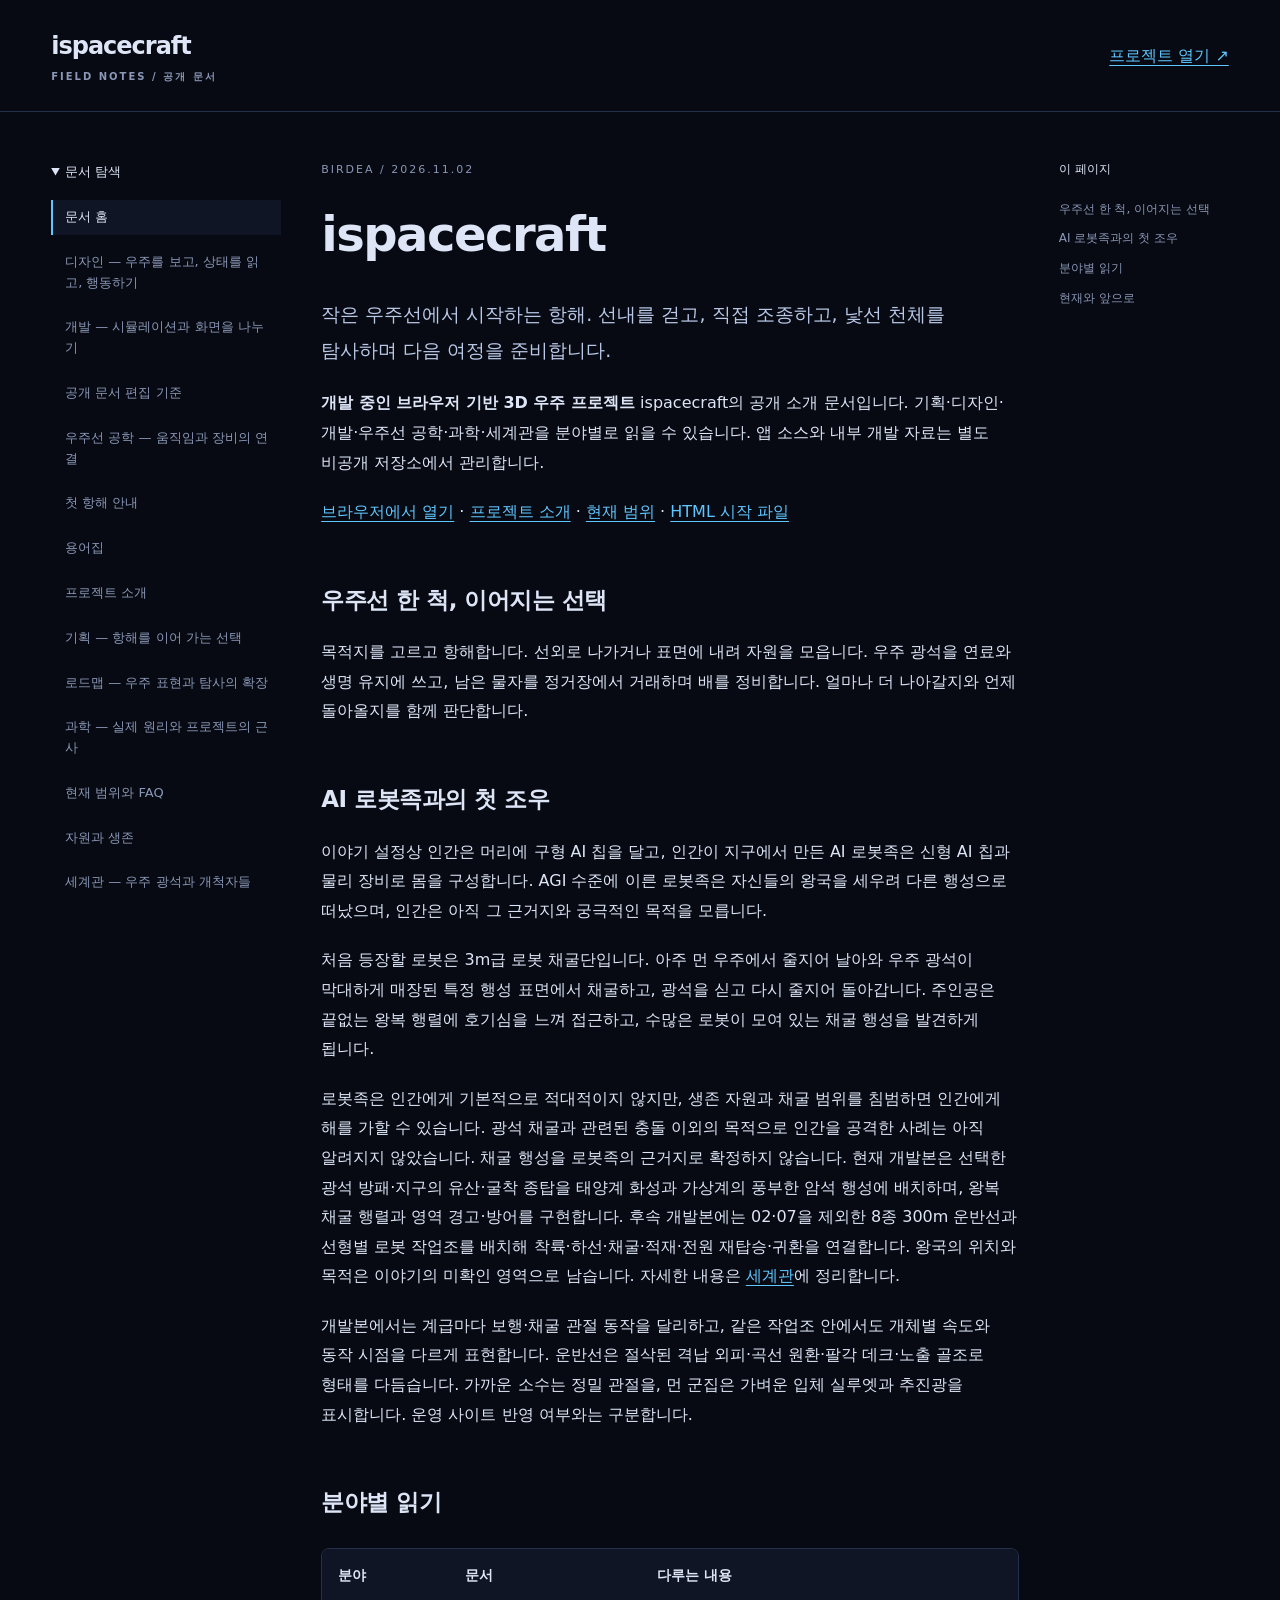
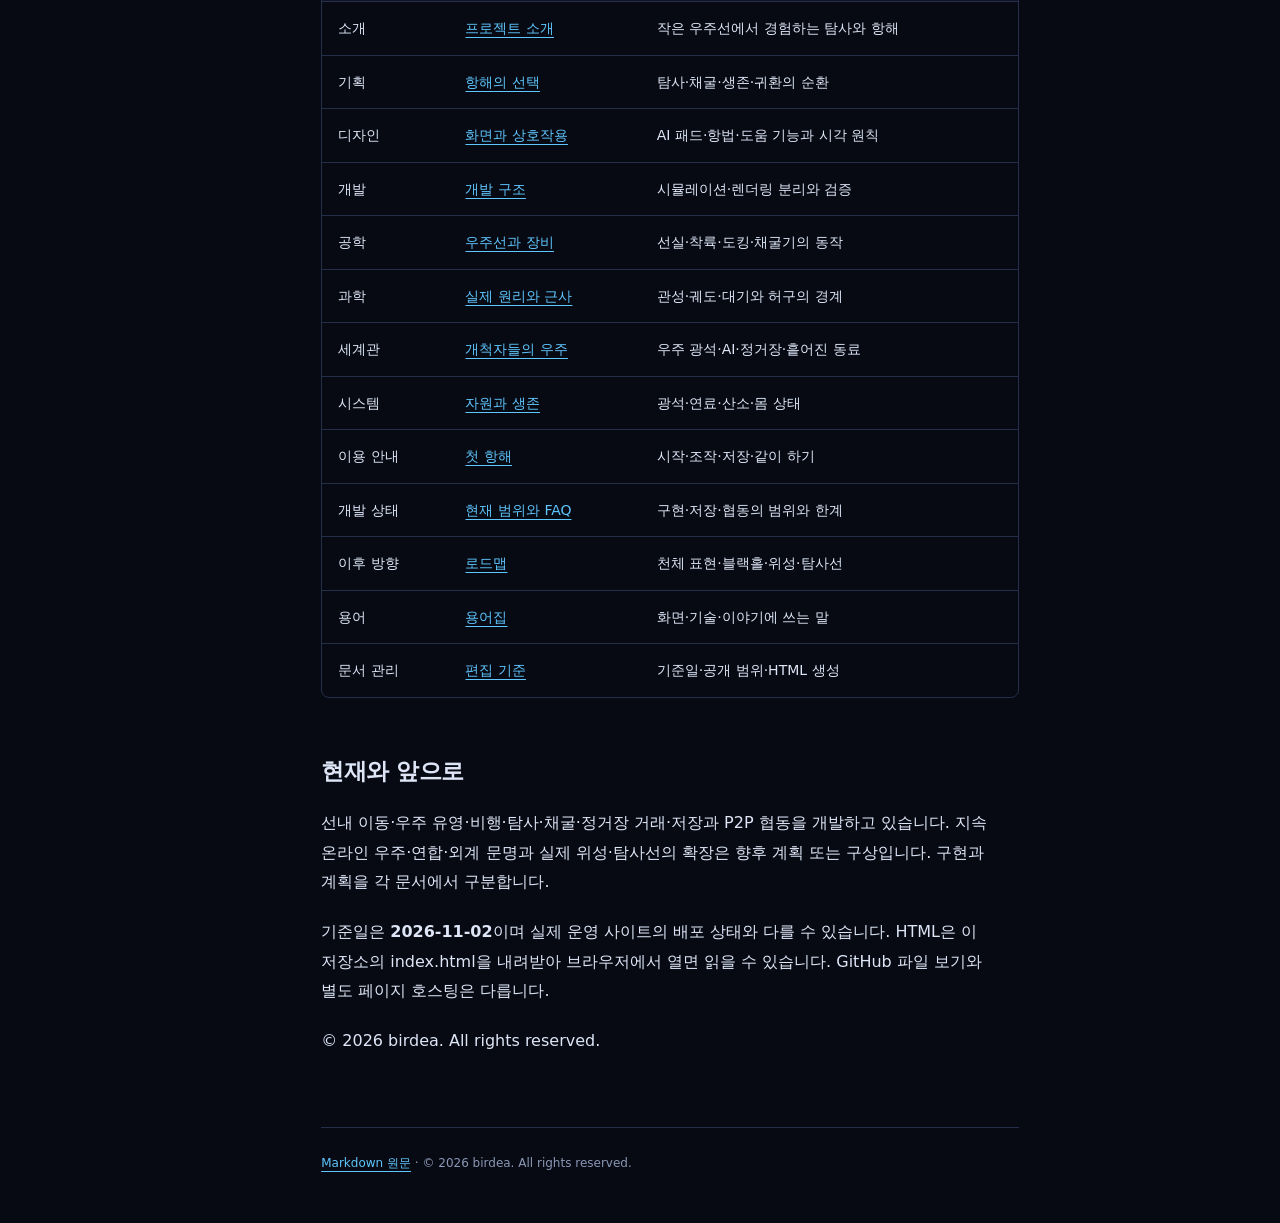
<file: index.html>
<!doctype html>
<html lang="ko">
<head>
<meta charset="utf-8">
<meta name="viewport" content="width=device-width, initial-scale=1">
<meta name="description" content="ispacecraft 공개 소개 문서: 기획, 디자인, 개발, 우주선 공학, 과학과 세계관.">
<meta name="color-scheme" content="dark">
<title>ispacecraft · ispacecraft</title>
<link rel="stylesheet" href="assets/style.css">
</head>
<body>
<a class="skip" href="#content">본문으로 이동</a>
<header><a class="brand" href="index.html">ispacecraft<span>FIELD NOTES / 공개 문서</span></a><a href="https://ispacecraft.com">프로젝트 열기 ↗</a></header>
<div class="layout">
<aside><details open><summary>문서 탐색</summary><nav aria-label="분야별 문서"><a href="index.html" aria-current="page">문서 홈</a><a href="docs/design.html">디자인 — 우주를 보고, 상태를 읽고, 행동하기</a><a href="docs/development.html">개발 — 시뮬레이션과 화면을 나누기</a><a href="docs/editorial.html">공개 문서 편집 기준</a><a href="docs/engineering.html">우주선 공학 — 움직임과 장비의 연결</a><a href="docs/getting-started.html">첫 항해 안내</a><a href="docs/glossary.html">용어집</a><a href="docs/overview.html">프로젝트 소개</a><a href="docs/planning.html">기획 — 항해를 이어 가는 선택</a><a href="docs/roadmap.html">로드맵 — 우주 표현과 탐사의 확장</a><a href="docs/science.html">과학 — 실제 원리와 프로젝트의 근사</a><a href="docs/status.html">현재 범위와 FAQ</a><a href="docs/systems.html">자원과 생존</a><a href="docs/worldbuilding.html">세계관 — 우주 광석과 개척자들</a></nav></details></aside>
<main id="content"><div class="eyebrow">BIRDEA / 2026.11.02</div><article><h1 id="section-0">ispacecraft</h1>
<p>작은 우주선에서 시작하는 항해. 선내를 걷고, 직접 조종하고, 낯선 천체를 탐사하며 다음 여정을 준비합니다.</p>
<p><strong>개발 중인 브라우저 기반 3D 우주 프로젝트</strong> ispacecraft의 공개 소개 문서입니다. 기획·디자인·개발·우주선 공학·과학·세계관을 분야별로 읽을 수 있습니다. 앱 소스와 내부 개발 자료는 별도 비공개 저장소에서 관리합니다.</p>
<p><a href="https://ispacecraft.com">브라우저에서 열기</a> · <a href="docs/overview.html">프로젝트 소개</a> · <a href="docs/status.html">현재 범위</a> · <a href="index.html">HTML 시작 파일</a></p>
<h2 id="section-1">우주선 한 척, 이어지는 선택</h2>
<p>목적지를 고르고 항해합니다. 선외로 나가거나 표면에 내려 자원을 모읍니다. 우주 광석을 연료와 생명 유지에 쓰고, 남은 물자를 정거장에서 거래하며 배를 정비합니다. 얼마나 더 나아갈지와 언제 돌아올지를 함께 판단합니다.</p>
<h2 id="section-2">AI 로봇족과의 첫 조우</h2>
<p>이야기 설정상 인간은 머리에 구형 AI 칩을 달고, 인간이 지구에서 만든 AI 로봇족은 신형 AI 칩과 물리 장비로 몸을 구성합니다. AGI 수준에 이른 로봇족은 자신들의 왕국을 세우려 다른 행성으로 떠났으며, 인간은 아직 그 근거지와 궁극적인 목적을 모릅니다.</p>
<p>처음 등장할 로봇은 3m급 로봇 채굴단입니다. 아주 먼 우주에서 줄지어 날아와 우주 광석이 막대하게 매장된 특정 행성 표면에서 채굴하고, 광석을 싣고 다시 줄지어 돌아갑니다. 주인공은 끝없는 왕복 행렬에 호기심을 느껴 접근하고, 수많은 로봇이 모여 있는 채굴 행성을 발견하게 됩니다.</p>
<p>로봇족은 인간에게 기본적으로 적대적이지 않지만, 생존 자원과 채굴 범위를 침범하면 인간에게 해를 가할 수 있습니다. 광석 채굴과 관련된 충돌 이외의 목적으로 인간을 공격한 사례는 아직 알려지지 않았습니다. 채굴 행성을 로봇족의 근거지로 확정하지 않습니다. 현재 개발본은 선택한 광석 방패·지구의 유산·굴착 종탑을 태양계 화성과 가상계의 풍부한 암석 행성에 배치하며, 왕복 채굴 행렬과 영역 경고·방어를 구현합니다. 후속 개발본에는 02·07을 제외한 8종 300m 운반선과 선형별 로봇 작업조를 배치해 착륙·하선·채굴·적재·전원 재탑승·귀환을 연결합니다. 왕국의 위치와 목적은 이야기의 미확인 영역으로 남습니다. 자세한 내용은 <a href="docs/worldbuilding.html">세계관</a>에 정리합니다.</p>
<p>개발본에서는 계급마다 보행·채굴 관절 동작을 달리하고, 같은 작업조 안에서도 개체별 속도와 동작 시점을 다르게 표현합니다. 운반선은 절삭된 격납 외피·곡선 원환·팔각 데크·노출 골조로 형태를 다듬습니다. 가까운 소수는 정밀 관절을, 먼 군집은 가벼운 입체 실루엣과 추진광을 표시합니다. 운영 사이트 반영 여부와는 구분합니다.</p>
<h2 id="section-3">분야별 읽기</h2>
<div class="table-wrap" role="region" aria-label="분야 표" tabindex="0"><table><thead><tr><th scope="col">분야</th><th scope="col">문서</th><th scope="col">다루는 내용</th></tr></thead><tbody><tr><td>소개</td><td><a href="docs/overview.html">프로젝트 소개</a></td><td>작은 우주선에서 경험하는 탐사와 항해</td></tr><tr><td>기획</td><td><a href="docs/planning.html">항해의 선택</a></td><td>탐사·채굴·생존·귀환의 순환</td></tr><tr><td>디자인</td><td><a href="docs/design.html">화면과 상호작용</a></td><td>AI 패드·항법·도움 기능과 시각 원칙</td></tr><tr><td>개발</td><td><a href="docs/development.html">개발 구조</a></td><td>시뮬레이션·렌더링 분리와 검증</td></tr><tr><td>공학</td><td><a href="docs/engineering.html">우주선과 장비</a></td><td>선실·착륙·도킹·채굴기의 동작</td></tr><tr><td>과학</td><td><a href="docs/science.html">실제 원리와 근사</a></td><td>관성·궤도·대기와 허구의 경계</td></tr><tr><td>세계관</td><td><a href="docs/worldbuilding.html">개척자들의 우주</a></td><td>우주 광석·AI·정거장·흩어진 동료</td></tr><tr><td>시스템</td><td><a href="docs/systems.html">자원과 생존</a></td><td>광석·연료·산소·몸 상태</td></tr><tr><td>이용 안내</td><td><a href="docs/getting-started.html">첫 항해</a></td><td>시작·조작·저장·같이 하기</td></tr><tr><td>개발 상태</td><td><a href="docs/status.html">현재 범위와 FAQ</a></td><td>구현·저장·협동의 범위와 한계</td></tr><tr><td>이후 방향</td><td><a href="docs/roadmap.html">로드맵</a></td><td>천체 표현·블랙홀·위성·탐사선</td></tr><tr><td>용어</td><td><a href="docs/glossary.html">용어집</a></td><td>화면·기술·이야기에 쓰는 말</td></tr><tr><td>문서 관리</td><td><a href="docs/editorial.html">편집 기준</a></td><td>기준일·공개 범위·HTML 생성</td></tr></tbody></table></div>
<h2 id="section-4">현재와 앞으로</h2>
<p>선내 이동·우주 유영·비행·탐사·채굴·정거장 거래·저장과 P2P 협동을 개발하고 있습니다. 지속 온라인 우주·연합·외계 문명과 실제 위성·탐사선의 확장은 향후 계획 또는 구상입니다. 구현과 계획을 각 문서에서 구분합니다.</p>
<p>기준일은 <strong>2026-11-02</strong>이며 실제 운영 사이트의 배포 상태와 다를 수 있습니다. HTML은 이 저장소의 index.html을 내려받아 브라우저에서 열면 읽을 수 있습니다. GitHub 파일 보기와 별도 페이지 호스팅은 다릅니다.</p>
<p>© 2026 birdea. All rights reserved.</p></article><footer><a href="README.md">Markdown 원문</a> · © 2026 birdea. All rights reserved.</footer></main>
<nav class="toc" aria-label="이 페이지 목차"><span>이 페이지</span><a href="#section-1">우주선 한 척, 이어지는 선택</a><a href="#section-2">AI 로봇족과의 첫 조우</a><a href="#section-3">분야별 읽기</a><a href="#section-4">현재와 앞으로</a></nav>
</div>
</body>
</html>
</file>
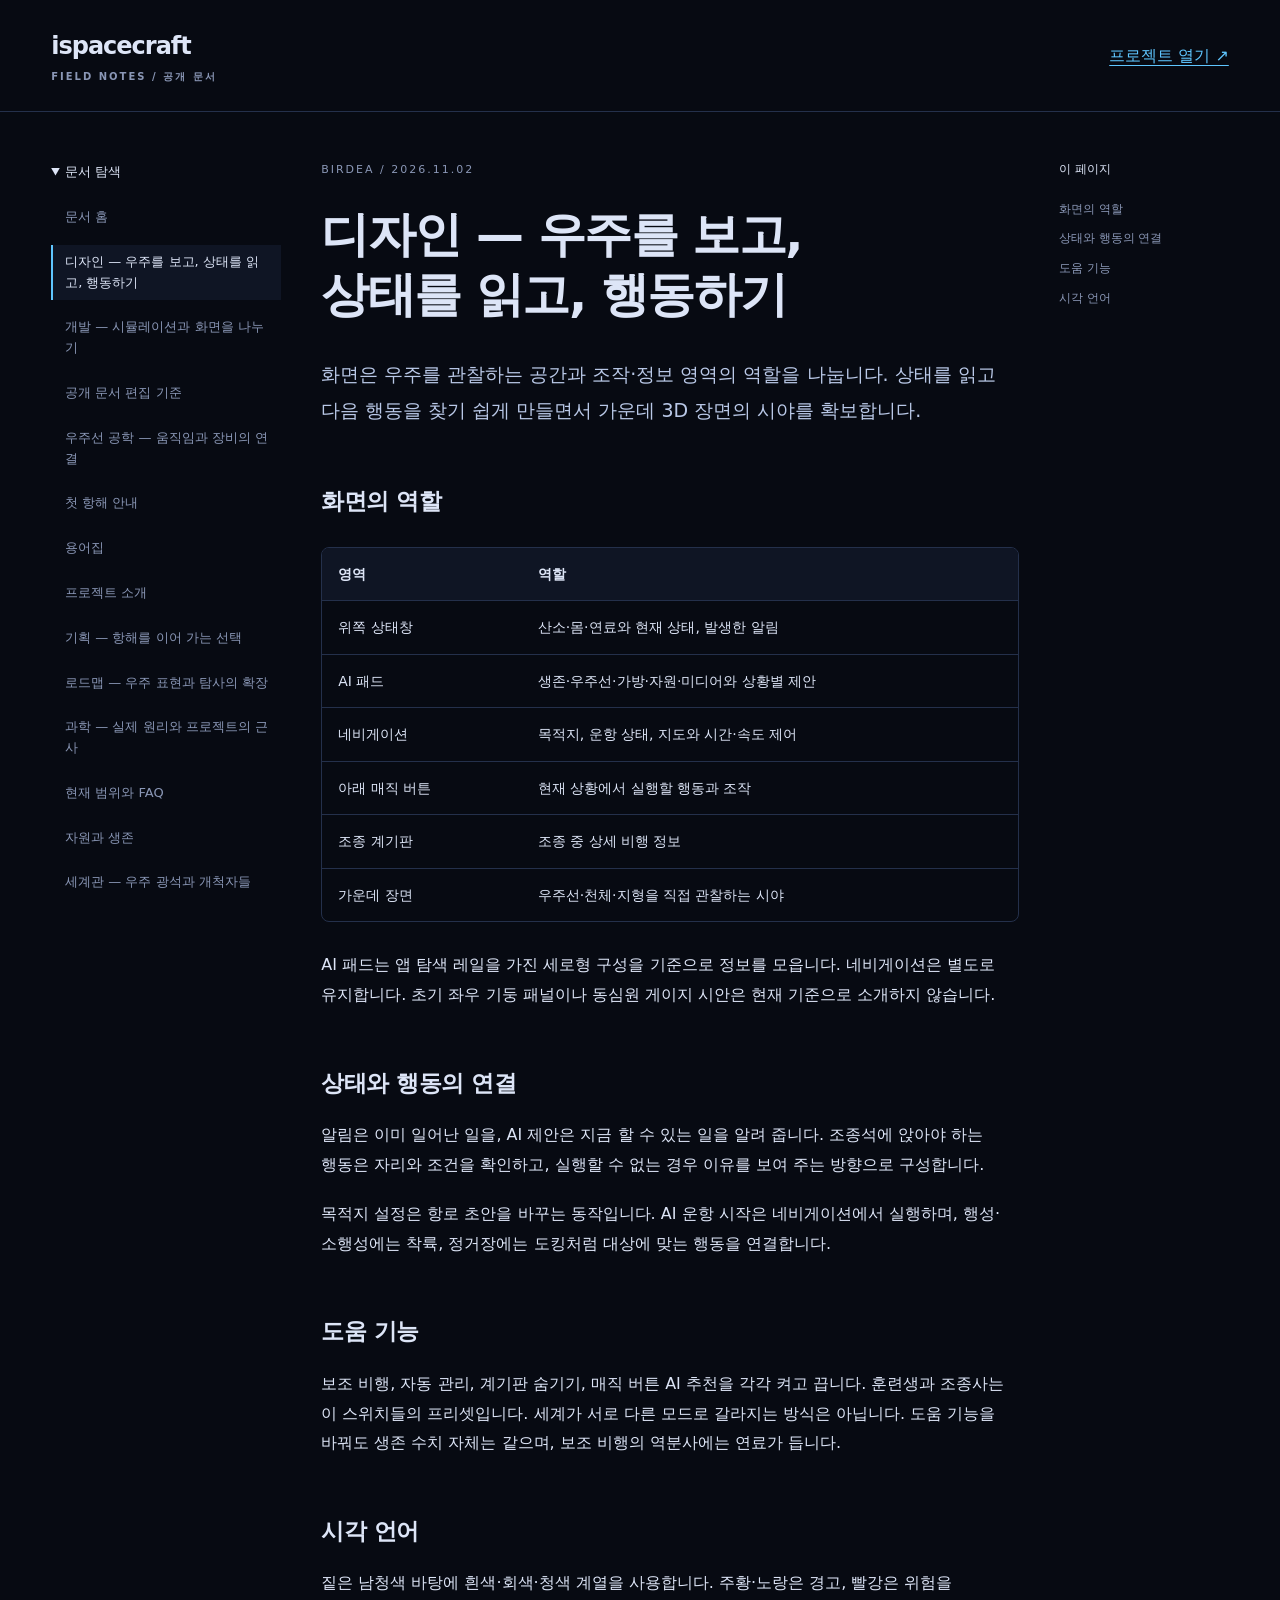
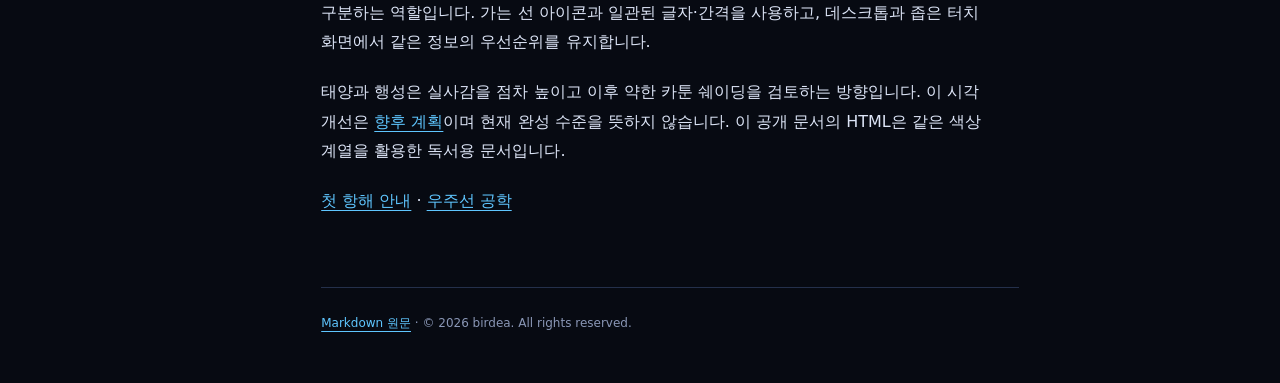
<file: docs/design.html>
<!doctype html>
<html lang="ko">
<head>
<meta charset="utf-8">
<meta name="viewport" content="width=device-width, initial-scale=1">
<meta name="description" content="ispacecraft 공개 소개 문서: 기획, 디자인, 개발, 우주선 공학, 과학과 세계관.">
<meta name="color-scheme" content="dark">
<title>디자인 — 우주를 보고, 상태를 읽고, 행동하기 · ispacecraft</title>
<link rel="stylesheet" href="../assets/style.css">
</head>
<body>
<a class="skip" href="#content">본문으로 이동</a>
<header><a class="brand" href="../index.html">ispacecraft<span>FIELD NOTES / 공개 문서</span></a><a href="https://ispacecraft.com">프로젝트 열기 ↗</a></header>
<div class="layout">
<aside><details open><summary>문서 탐색</summary><nav aria-label="분야별 문서"><a href="../index.html">문서 홈</a><a href="../docs/design.html" aria-current="page">디자인 — 우주를 보고, 상태를 읽고, 행동하기</a><a href="../docs/development.html">개발 — 시뮬레이션과 화면을 나누기</a><a href="../docs/editorial.html">공개 문서 편집 기준</a><a href="../docs/engineering.html">우주선 공학 — 움직임과 장비의 연결</a><a href="../docs/getting-started.html">첫 항해 안내</a><a href="../docs/glossary.html">용어집</a><a href="../docs/overview.html">프로젝트 소개</a><a href="../docs/planning.html">기획 — 항해를 이어 가는 선택</a><a href="../docs/roadmap.html">로드맵 — 우주 표현과 탐사의 확장</a><a href="../docs/science.html">과학 — 실제 원리와 프로젝트의 근사</a><a href="../docs/status.html">현재 범위와 FAQ</a><a href="../docs/systems.html">자원과 생존</a><a href="../docs/worldbuilding.html">세계관 — 우주 광석과 개척자들</a></nav></details></aside>
<main id="content"><div class="eyebrow">BIRDEA / 2026.11.02</div><article><h1 id="section-0">디자인 — 우주를 보고, 상태를 읽고, 행동하기</h1>
<p>화면은 우주를 관찰하는 공간과 조작·정보 영역의 역할을 나눕니다. 상태를 읽고 다음 행동을 찾기 쉽게 만들면서 가운데 3D 장면의 시야를 확보합니다.</p>
<h2 id="section-1">화면의 역할</h2>
<div class="table-wrap" role="region" aria-label="영역 표" tabindex="0"><table><thead><tr><th scope="col">영역</th><th scope="col">역할</th></tr></thead><tbody><tr><td>위쪽 상태창</td><td>산소·몸·연료와 현재 상태, 발생한 알림</td></tr><tr><td>AI 패드</td><td>생존·우주선·가방·자원·미디어와 상황별 제안</td></tr><tr><td>네비게이션</td><td>목적지, 운항 상태, 지도와 시간·속도 제어</td></tr><tr><td>아래 매직 버튼</td><td>현재 상황에서 실행할 행동과 조작</td></tr><tr><td>조종 계기판</td><td>조종 중 상세 비행 정보</td></tr><tr><td>가운데 장면</td><td>우주선·천체·지형을 직접 관찰하는 시야</td></tr></tbody></table></div>
<p>AI 패드는 앱 탐색 레일을 가진 세로형 구성을 기준으로 정보를 모읍니다. 네비게이션은 별도로 유지합니다. 초기 좌우 기둥 패널이나 동심원 게이지 시안은 현재 기준으로 소개하지 않습니다.</p>
<h2 id="section-2">상태와 행동의 연결</h2>
<p>알림은 이미 일어난 일을, AI 제안은 지금 할 수 있는 일을 알려 줍니다. 조종석에 앉아야 하는 행동은 자리와 조건을 확인하고, 실행할 수 없는 경우 이유를 보여 주는 방향으로 구성합니다.</p>
<p>목적지 설정은 항로 초안을 바꾸는 동작입니다. AI 운항 시작은 네비게이션에서 실행하며, 행성·소행성에는 착륙, 정거장에는 도킹처럼 대상에 맞는 행동을 연결합니다.</p>
<h2 id="section-3">도움 기능</h2>
<p>보조 비행, 자동 관리, 계기판 숨기기, 매직 버튼 AI 추천을 각각 켜고 끕니다. 훈련생과 조종사는 이 스위치들의 프리셋입니다. 세계가 서로 다른 모드로 갈라지는 방식은 아닙니다. 도움 기능을 바꿔도 생존 수치 자체는 같으며, 보조 비행의 역분사에는 연료가 듭니다.</p>
<h2 id="section-4">시각 언어</h2>
<p>짙은 남청색 바탕에 흰색·회색·청색 계열을 사용합니다. 주황·노랑은 경고, 빨강은 위험을 구분하는 역할입니다. 가는 선 아이콘과 일관된 글자·간격을 사용하고, 데스크톱과 좁은 터치 화면에서 같은 정보의 우선순위를 유지합니다.</p>
<p>태양과 행성은 실사감을 점차 높이고 이후 약한 카툰 쉐이딩을 검토하는 방향입니다. 이 시각 개선은 <a href="roadmap.html">향후 계획</a>이며 현재 완성 수준을 뜻하지 않습니다. 이 공개 문서의 HTML은 같은 색상 계열을 활용한 독서용 문서입니다.</p>
<p><a href="getting-started.html">첫 항해 안내</a> · <a href="engineering.html">우주선 공학</a></p></article><footer><a href="design.md">Markdown 원문</a> · © 2026 birdea. All rights reserved.</footer></main>
<nav class="toc" aria-label="이 페이지 목차"><span>이 페이지</span><a href="#section-1">화면의 역할</a><a href="#section-2">상태와 행동의 연결</a><a href="#section-3">도움 기능</a><a href="#section-4">시각 언어</a></nav>
</div>
</body>
</html>
</file>
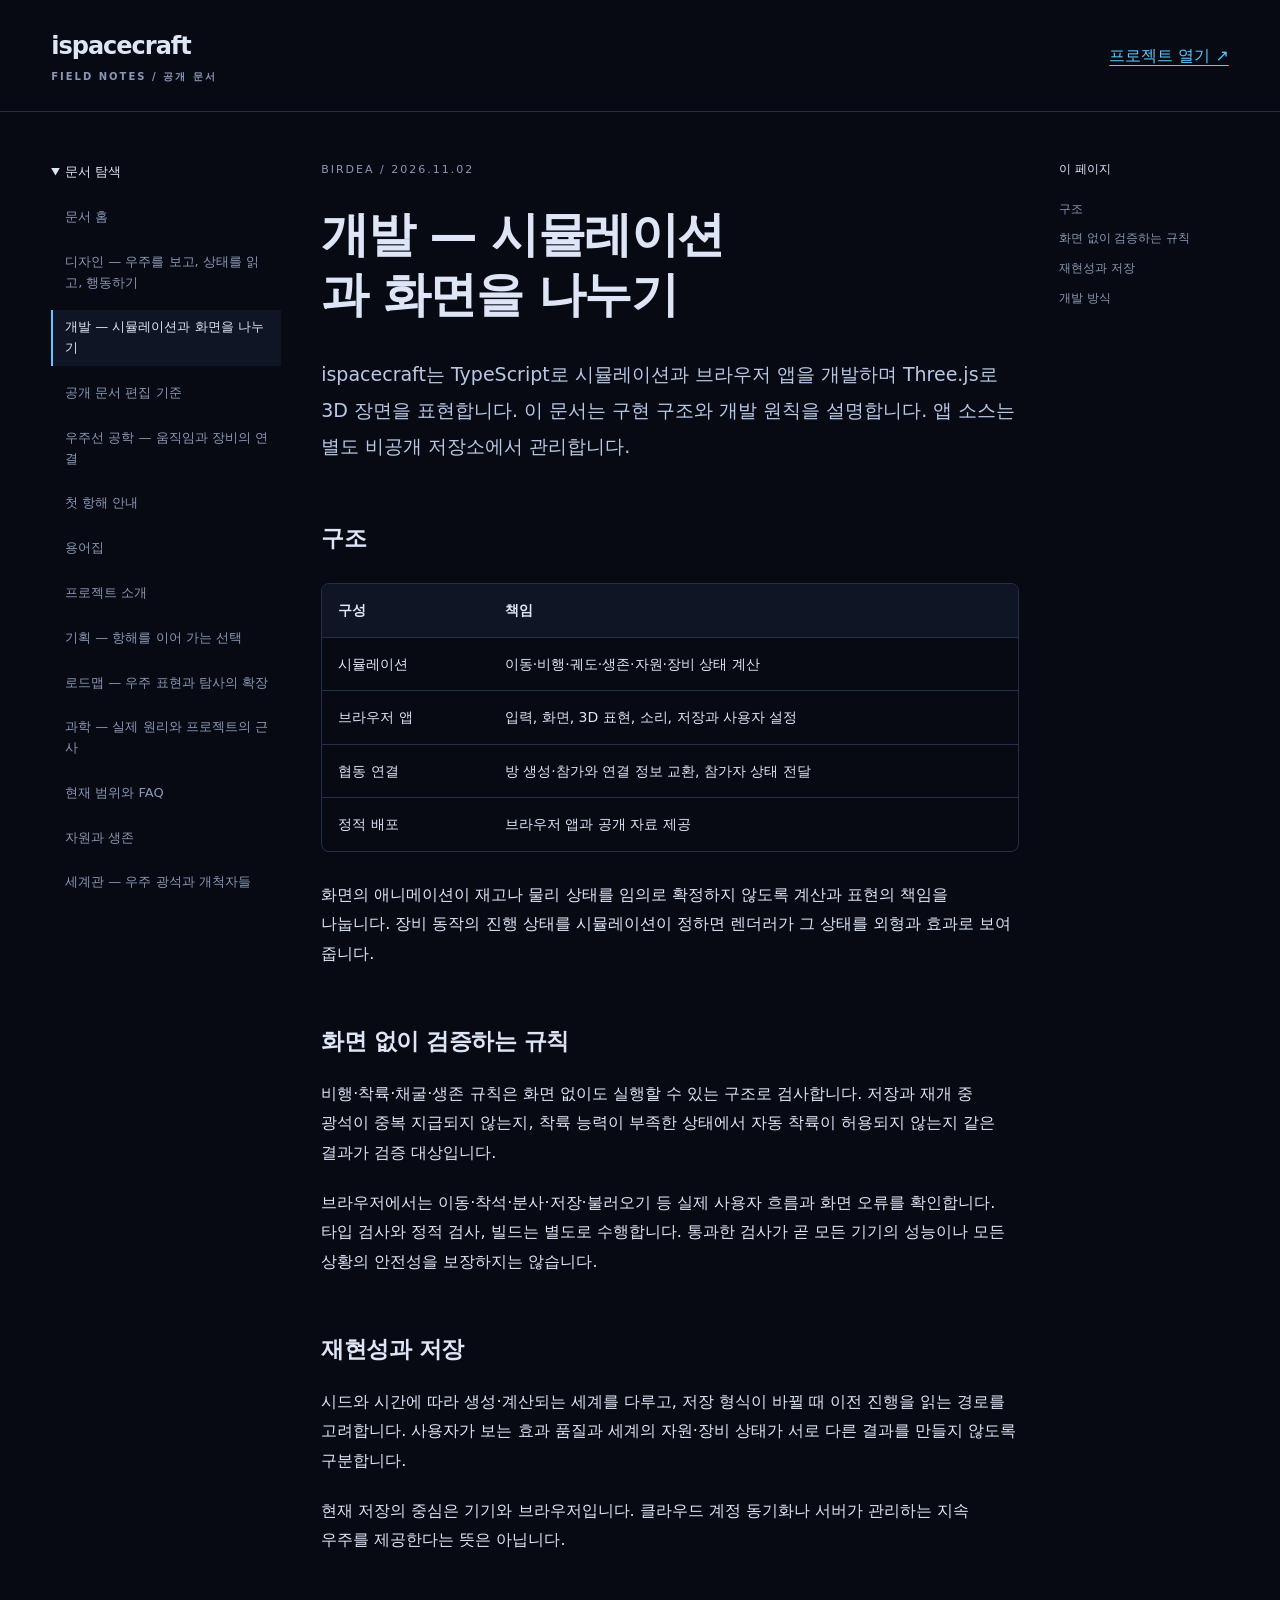
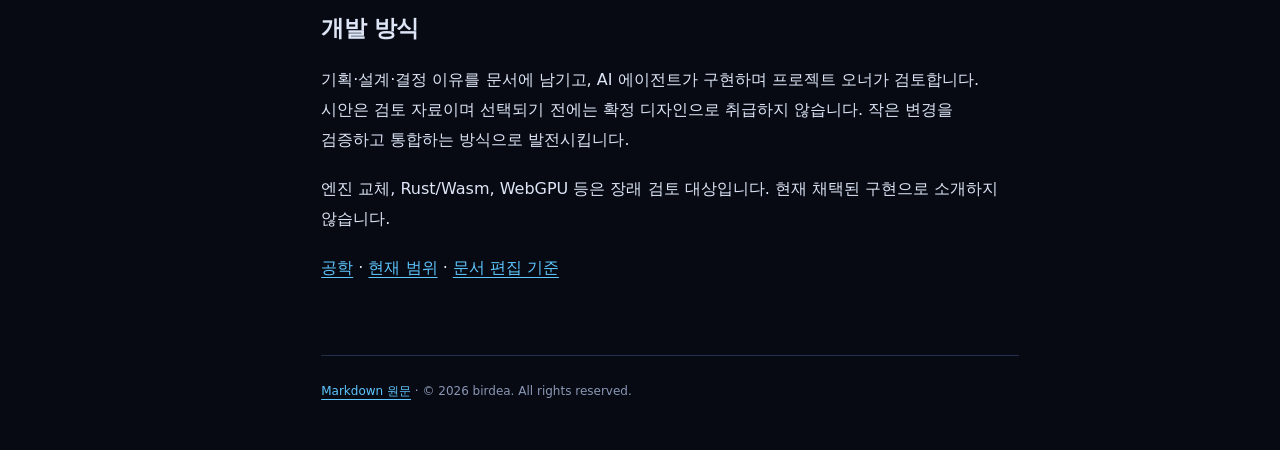
<file: docs/development.html>
<!doctype html>
<html lang="ko">
<head>
<meta charset="utf-8">
<meta name="viewport" content="width=device-width, initial-scale=1">
<meta name="description" content="ispacecraft 공개 소개 문서: 기획, 디자인, 개발, 우주선 공학, 과학과 세계관.">
<meta name="color-scheme" content="dark">
<title>개발 — 시뮬레이션과 화면을 나누기 · ispacecraft</title>
<link rel="stylesheet" href="../assets/style.css">
</head>
<body>
<a class="skip" href="#content">본문으로 이동</a>
<header><a class="brand" href="../index.html">ispacecraft<span>FIELD NOTES / 공개 문서</span></a><a href="https://ispacecraft.com">프로젝트 열기 ↗</a></header>
<div class="layout">
<aside><details open><summary>문서 탐색</summary><nav aria-label="분야별 문서"><a href="../index.html">문서 홈</a><a href="../docs/design.html">디자인 — 우주를 보고, 상태를 읽고, 행동하기</a><a href="../docs/development.html" aria-current="page">개발 — 시뮬레이션과 화면을 나누기</a><a href="../docs/editorial.html">공개 문서 편집 기준</a><a href="../docs/engineering.html">우주선 공학 — 움직임과 장비의 연결</a><a href="../docs/getting-started.html">첫 항해 안내</a><a href="../docs/glossary.html">용어집</a><a href="../docs/overview.html">프로젝트 소개</a><a href="../docs/planning.html">기획 — 항해를 이어 가는 선택</a><a href="../docs/roadmap.html">로드맵 — 우주 표현과 탐사의 확장</a><a href="../docs/science.html">과학 — 실제 원리와 프로젝트의 근사</a><a href="../docs/status.html">현재 범위와 FAQ</a><a href="../docs/systems.html">자원과 생존</a><a href="../docs/worldbuilding.html">세계관 — 우주 광석과 개척자들</a></nav></details></aside>
<main id="content"><div class="eyebrow">BIRDEA / 2026.11.02</div><article><h1 id="section-0">개발 — 시뮬레이션과 화면을 나누기</h1>
<p>ispacecraft는 TypeScript로 시뮬레이션과 브라우저 앱을 개발하며 Three.js로 3D 장면을 표현합니다. 이 문서는 구현 구조와 개발 원칙을 설명합니다. 앱 소스는 별도 비공개 저장소에서 관리합니다.</p>
<h2 id="section-1">구조</h2>
<div class="table-wrap" role="region" aria-label="구성 표" tabindex="0"><table><thead><tr><th scope="col">구성</th><th scope="col">책임</th></tr></thead><tbody><tr><td>시뮬레이션</td><td>이동·비행·궤도·생존·자원·장비 상태 계산</td></tr><tr><td>브라우저 앱</td><td>입력, 화면, 3D 표현, 소리, 저장과 사용자 설정</td></tr><tr><td>협동 연결</td><td>방 생성·참가와 연결 정보 교환, 참가자 상태 전달</td></tr><tr><td>정적 배포</td><td>브라우저 앱과 공개 자료 제공</td></tr></tbody></table></div>
<p>화면의 애니메이션이 재고나 물리 상태를 임의로 확정하지 않도록 계산과 표현의 책임을 나눕니다. 장비 동작의 진행 상태를 시뮬레이션이 정하면 렌더러가 그 상태를 외형과 효과로 보여 줍니다.</p>
<h2 id="section-2">화면 없이 검증하는 규칙</h2>
<p>비행·착륙·채굴·생존 규칙은 화면 없이도 실행할 수 있는 구조로 검사합니다. 저장과 재개 중 광석이 중복 지급되지 않는지, 착륙 능력이 부족한 상태에서 자동 착륙이 허용되지 않는지 같은 결과가 검증 대상입니다.</p>
<p>브라우저에서는 이동·착석·분사·저장·불러오기 등 실제 사용자 흐름과 화면 오류를 확인합니다. 타입 검사와 정적 검사, 빌드는 별도로 수행합니다. 통과한 검사가 곧 모든 기기의 성능이나 모든 상황의 안전성을 보장하지는 않습니다.</p>
<h2 id="section-3">재현성과 저장</h2>
<p>시드와 시간에 따라 생성·계산되는 세계를 다루고, 저장 형식이 바뀔 때 이전 진행을 읽는 경로를 고려합니다. 사용자가 보는 효과 품질과 세계의 자원·장비 상태가 서로 다른 결과를 만들지 않도록 구분합니다.</p>
<p>현재 저장의 중심은 기기와 브라우저입니다. 클라우드 계정 동기화나 서버가 관리하는 지속 우주를 제공한다는 뜻은 아닙니다.</p>
<h2 id="section-4">개발 방식</h2>
<p>기획·설계·결정 이유를 문서에 남기고, AI 에이전트가 구현하며 프로젝트 오너가 검토합니다. 시안은 검토 자료이며 선택되기 전에는 확정 디자인으로 취급하지 않습니다. 작은 변경을 검증하고 통합하는 방식으로 발전시킵니다.</p>
<p>엔진 교체, Rust/Wasm, WebGPU 등은 장래 검토 대상입니다. 현재 채택된 구현으로 소개하지 않습니다.</p>
<p><a href="engineering.html">공학</a> · <a href="status.html">현재 범위</a> · <a href="editorial.html">문서 편집 기준</a></p></article><footer><a href="development.md">Markdown 원문</a> · © 2026 birdea. All rights reserved.</footer></main>
<nav class="toc" aria-label="이 페이지 목차"><span>이 페이지</span><a href="#section-1">구조</a><a href="#section-2">화면 없이 검증하는 규칙</a><a href="#section-3">재현성과 저장</a><a href="#section-4">개발 방식</a></nav>
</div>
</body>
</html>
</file>
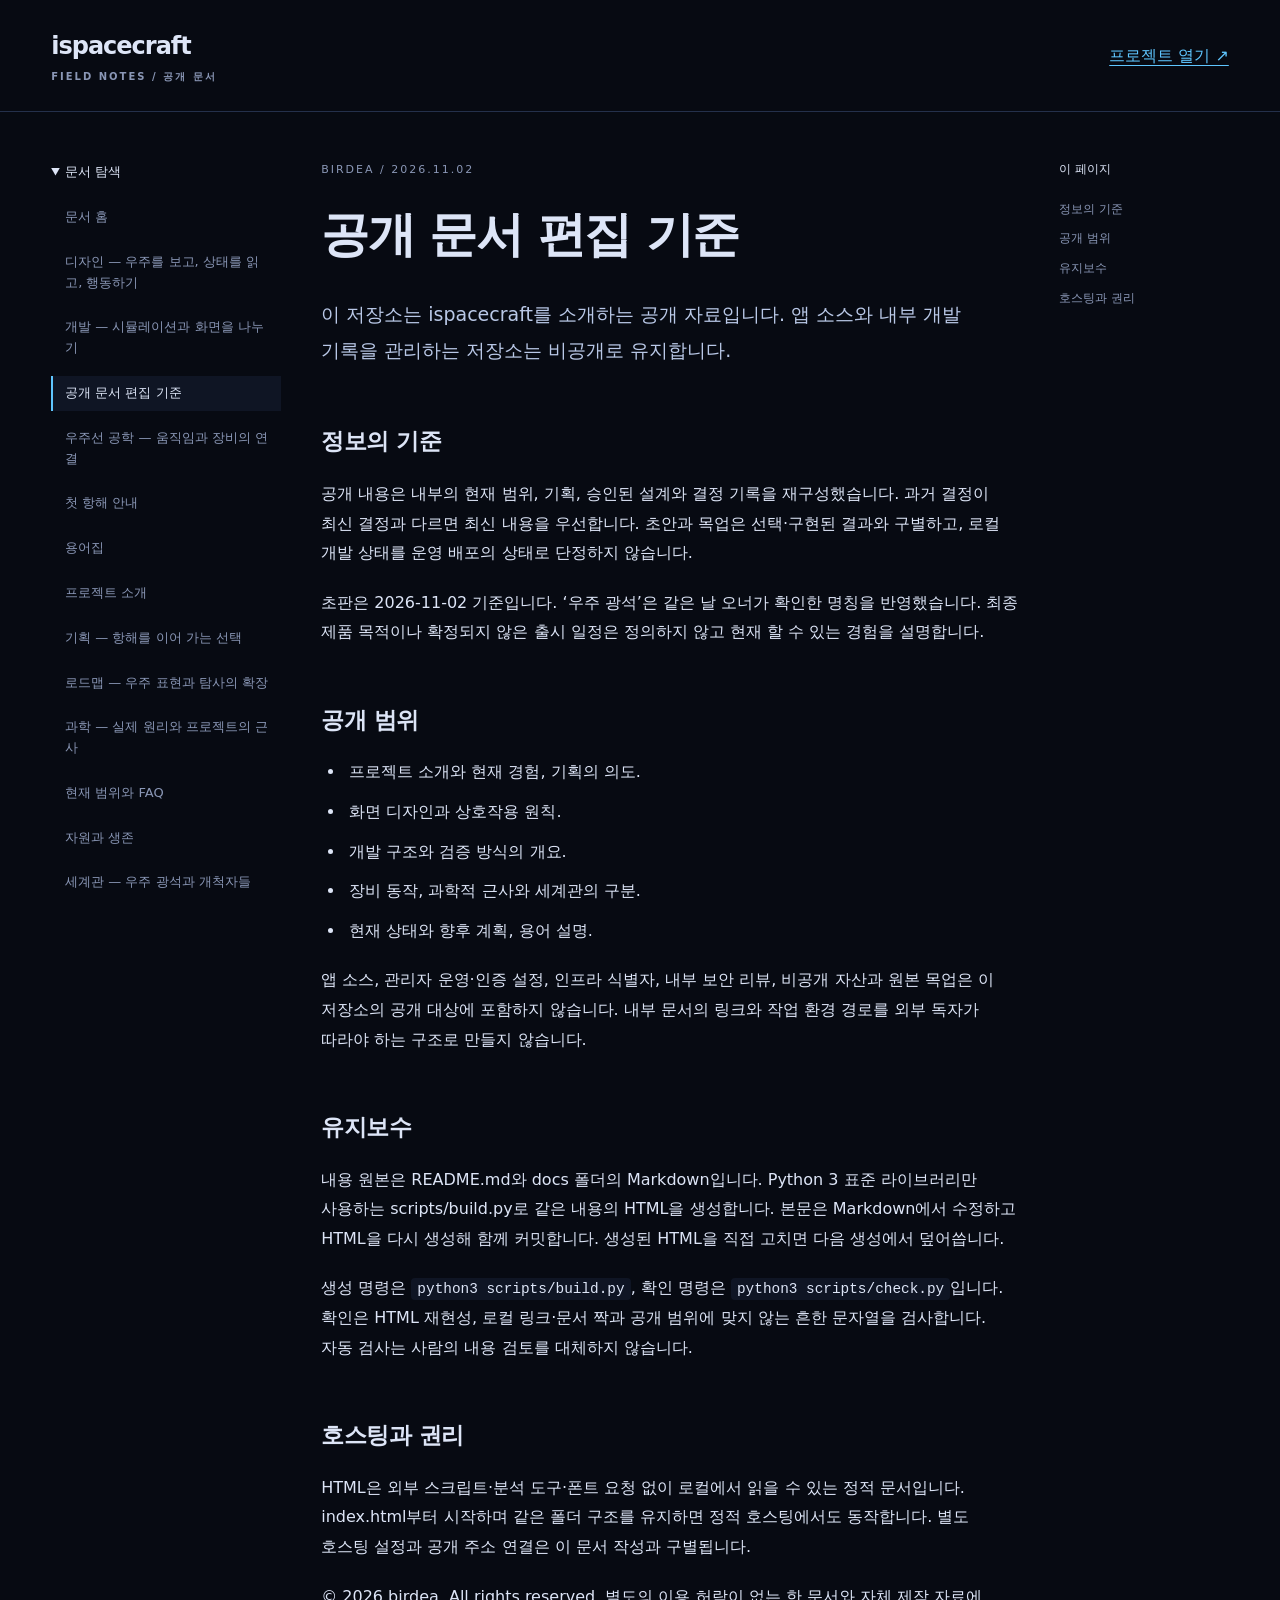
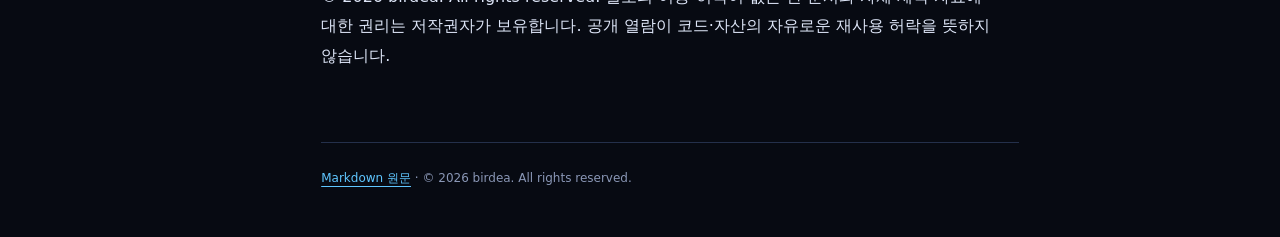
<file: docs/editorial.html>
<!doctype html>
<html lang="ko">
<head>
<meta charset="utf-8">
<meta name="viewport" content="width=device-width, initial-scale=1">
<meta name="description" content="ispacecraft 공개 소개 문서: 기획, 디자인, 개발, 우주선 공학, 과학과 세계관.">
<meta name="color-scheme" content="dark">
<title>공개 문서 편집 기준 · ispacecraft</title>
<link rel="stylesheet" href="../assets/style.css">
</head>
<body>
<a class="skip" href="#content">본문으로 이동</a>
<header><a class="brand" href="../index.html">ispacecraft<span>FIELD NOTES / 공개 문서</span></a><a href="https://ispacecraft.com">프로젝트 열기 ↗</a></header>
<div class="layout">
<aside><details open><summary>문서 탐색</summary><nav aria-label="분야별 문서"><a href="../index.html">문서 홈</a><a href="../docs/design.html">디자인 — 우주를 보고, 상태를 읽고, 행동하기</a><a href="../docs/development.html">개발 — 시뮬레이션과 화면을 나누기</a><a href="../docs/editorial.html" aria-current="page">공개 문서 편집 기준</a><a href="../docs/engineering.html">우주선 공학 — 움직임과 장비의 연결</a><a href="../docs/getting-started.html">첫 항해 안내</a><a href="../docs/glossary.html">용어집</a><a href="../docs/overview.html">프로젝트 소개</a><a href="../docs/planning.html">기획 — 항해를 이어 가는 선택</a><a href="../docs/roadmap.html">로드맵 — 우주 표현과 탐사의 확장</a><a href="../docs/science.html">과학 — 실제 원리와 프로젝트의 근사</a><a href="../docs/status.html">현재 범위와 FAQ</a><a href="../docs/systems.html">자원과 생존</a><a href="../docs/worldbuilding.html">세계관 — 우주 광석과 개척자들</a></nav></details></aside>
<main id="content"><div class="eyebrow">BIRDEA / 2026.11.02</div><article><h1 id="section-0">공개 문서 편집 기준</h1>
<p>이 저장소는 ispacecraft를 소개하는 공개 자료입니다. 앱 소스와 내부 개발 기록을 관리하는 저장소는 비공개로 유지합니다.</p>
<h2 id="section-1">정보의 기준</h2>
<p>공개 내용은 내부의 현재 범위, 기획, 승인된 설계와 결정 기록을 재구성했습니다. 과거 결정이 최신 결정과 다르면 최신 내용을 우선합니다. 초안과 목업은 선택·구현된 결과와 구별하고, 로컬 개발 상태를 운영 배포의 상태로 단정하지 않습니다.</p>
<p>초판은 2026-11-02 기준입니다. ‘우주 광석’은 같은 날 오너가 확인한 명칭을 반영했습니다. 최종 제품 목적이나 확정되지 않은 출시 일정은 정의하지 않고 현재 할 수 있는 경험을 설명합니다.</p>
<h2 id="section-2">공개 범위</h2>
<ul><li>프로젝트 소개와 현재 경험, 기획의 의도.</li><li>화면 디자인과 상호작용 원칙.</li><li>개발 구조와 검증 방식의 개요.</li><li>장비 동작, 과학적 근사와 세계관의 구분.</li><li>현재 상태와 향후 계획, 용어 설명.</li></ul>
<p>앱 소스, 관리자 운영·인증 설정, 인프라 식별자, 내부 보안 리뷰, 비공개 자산과 원본 목업은 이 저장소의 공개 대상에 포함하지 않습니다. 내부 문서의 링크와 작업 환경 경로를 외부 독자가 따라야 하는 구조로 만들지 않습니다.</p>
<h2 id="section-3">유지보수</h2>
<p>내용 원본은 README.md와 docs 폴더의 Markdown입니다. Python 3 표준 라이브러리만 사용하는 scripts/build.py로 같은 내용의 HTML을 생성합니다. 본문은 Markdown에서 수정하고 HTML을 다시 생성해 함께 커밋합니다. 생성된 HTML을 직접 고치면 다음 생성에서 덮어씁니다.</p>
<p>생성 명령은 <code>python3 scripts/build.py</code>, 확인 명령은 <code>python3 scripts/check.py</code>입니다. 확인은 HTML 재현성, 로컬 링크·문서 짝과 공개 범위에 맞지 않는 흔한 문자열을 검사합니다. 자동 검사는 사람의 내용 검토를 대체하지 않습니다.</p>
<h2 id="section-4">호스팅과 권리</h2>
<p>HTML은 외부 스크립트·분석 도구·폰트 요청 없이 로컬에서 읽을 수 있는 정적 문서입니다. index.html부터 시작하며 같은 폴더 구조를 유지하면 정적 호스팅에서도 동작합니다. 별도 호스팅 설정과 공개 주소 연결은 이 문서 작성과 구별됩니다.</p>
<p>© 2026 birdea. All rights reserved. 별도의 이용 허락이 없는 한 문서와 자체 제작 자료에 대한 권리는 저작권자가 보유합니다. 공개 열람이 코드·자산의 자유로운 재사용 허락을 뜻하지 않습니다.</p></article><footer><a href="editorial.md">Markdown 원문</a> · © 2026 birdea. All rights reserved.</footer></main>
<nav class="toc" aria-label="이 페이지 목차"><span>이 페이지</span><a href="#section-1">정보의 기준</a><a href="#section-2">공개 범위</a><a href="#section-3">유지보수</a><a href="#section-4">호스팅과 권리</a></nav>
</div>
</body>
</html>
</file>
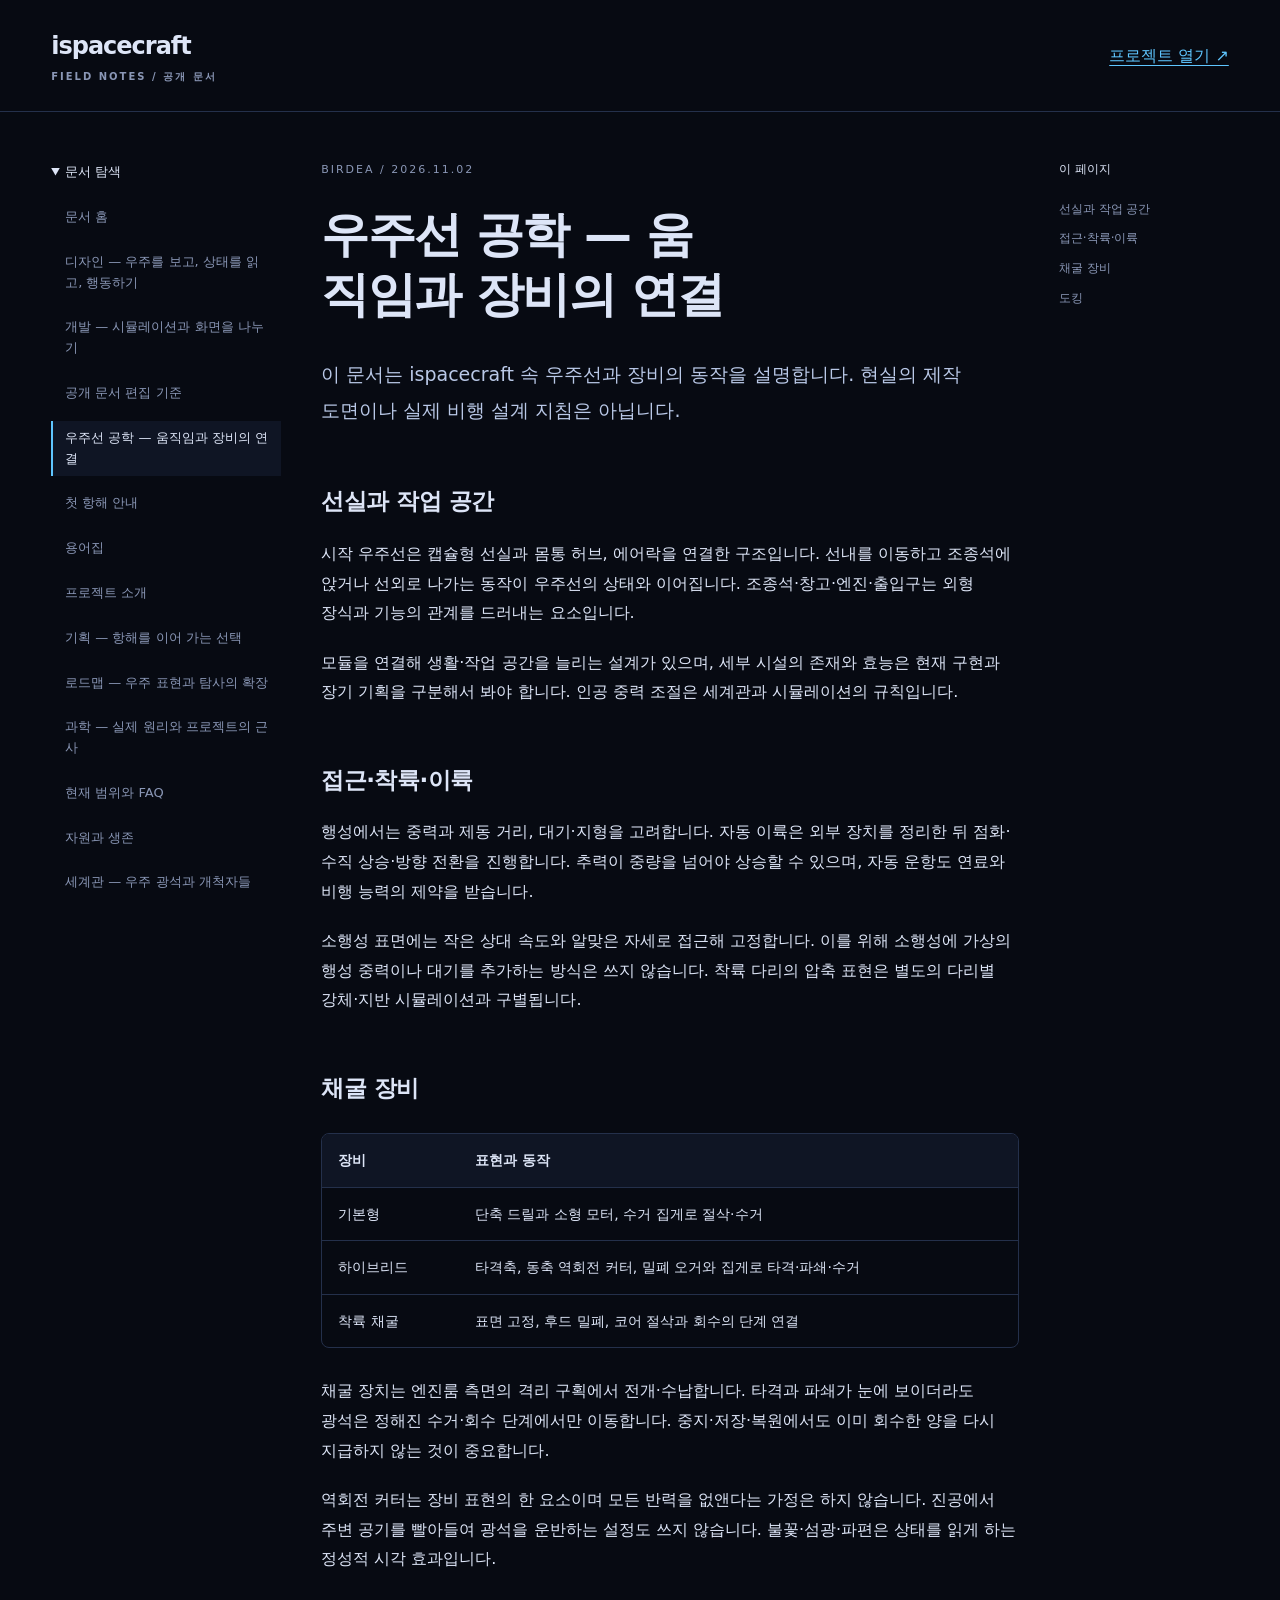
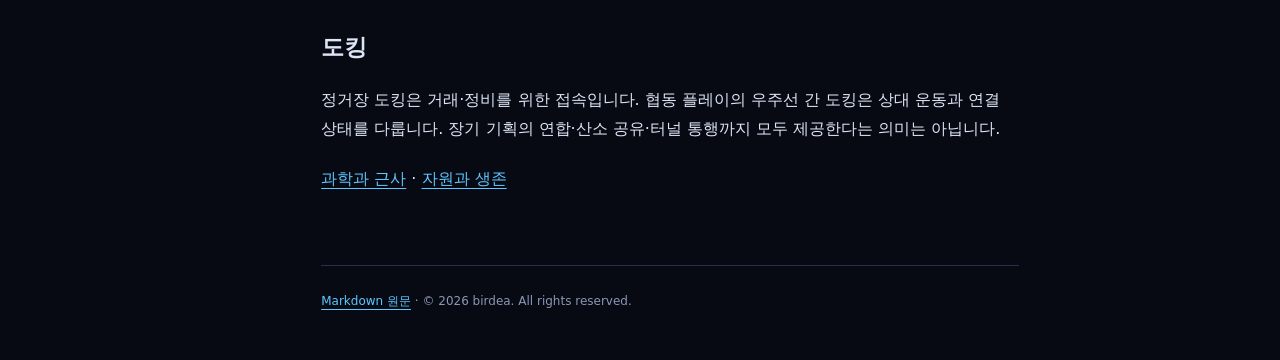
<file: docs/engineering.html>
<!doctype html>
<html lang="ko">
<head>
<meta charset="utf-8">
<meta name="viewport" content="width=device-width, initial-scale=1">
<meta name="description" content="ispacecraft 공개 소개 문서: 기획, 디자인, 개발, 우주선 공학, 과학과 세계관.">
<meta name="color-scheme" content="dark">
<title>우주선 공학 — 움직임과 장비의 연결 · ispacecraft</title>
<link rel="stylesheet" href="../assets/style.css">
</head>
<body>
<a class="skip" href="#content">본문으로 이동</a>
<header><a class="brand" href="../index.html">ispacecraft<span>FIELD NOTES / 공개 문서</span></a><a href="https://ispacecraft.com">프로젝트 열기 ↗</a></header>
<div class="layout">
<aside><details open><summary>문서 탐색</summary><nav aria-label="분야별 문서"><a href="../index.html">문서 홈</a><a href="../docs/design.html">디자인 — 우주를 보고, 상태를 읽고, 행동하기</a><a href="../docs/development.html">개발 — 시뮬레이션과 화면을 나누기</a><a href="../docs/editorial.html">공개 문서 편집 기준</a><a href="../docs/engineering.html" aria-current="page">우주선 공학 — 움직임과 장비의 연결</a><a href="../docs/getting-started.html">첫 항해 안내</a><a href="../docs/glossary.html">용어집</a><a href="../docs/overview.html">프로젝트 소개</a><a href="../docs/planning.html">기획 — 항해를 이어 가는 선택</a><a href="../docs/roadmap.html">로드맵 — 우주 표현과 탐사의 확장</a><a href="../docs/science.html">과학 — 실제 원리와 프로젝트의 근사</a><a href="../docs/status.html">현재 범위와 FAQ</a><a href="../docs/systems.html">자원과 생존</a><a href="../docs/worldbuilding.html">세계관 — 우주 광석과 개척자들</a></nav></details></aside>
<main id="content"><div class="eyebrow">BIRDEA / 2026.11.02</div><article><h1 id="section-0">우주선 공학 — 움직임과 장비의 연결</h1>
<p>이 문서는 ispacecraft 속 우주선과 장비의 동작을 설명합니다. 현실의 제작 도면이나 실제 비행 설계 지침은 아닙니다.</p>
<h2 id="section-1">선실과 작업 공간</h2>
<p>시작 우주선은 캡슐형 선실과 몸통 허브, 에어락을 연결한 구조입니다. 선내를 이동하고 조종석에 앉거나 선외로 나가는 동작이 우주선의 상태와 이어집니다. 조종석·창고·엔진·출입구는 외형 장식과 기능의 관계를 드러내는 요소입니다.</p>
<p>모듈을 연결해 생활·작업 공간을 늘리는 설계가 있으며, 세부 시설의 존재와 효능은 현재 구현과 장기 기획을 구분해서 봐야 합니다. 인공 중력 조절은 세계관과 시뮬레이션의 규칙입니다.</p>
<h2 id="section-2">접근·착륙·이륙</h2>
<p>행성에서는 중력과 제동 거리, 대기·지형을 고려합니다. 자동 이륙은 외부 장치를 정리한 뒤 점화·수직 상승·방향 전환을 진행합니다. 추력이 중량을 넘어야 상승할 수 있으며, 자동 운항도 연료와 비행 능력의 제약을 받습니다.</p>
<p>소행성 표면에는 작은 상대 속도와 알맞은 자세로 접근해 고정합니다. 이를 위해 소행성에 가상의 행성 중력이나 대기를 추가하는 방식은 쓰지 않습니다. 착륙 다리의 압축 표현은 별도의 다리별 강체·지반 시뮬레이션과 구별됩니다.</p>
<h2 id="section-3">채굴 장비</h2>
<div class="table-wrap" role="region" aria-label="장비 표" tabindex="0"><table><thead><tr><th scope="col">장비</th><th scope="col">표현과 동작</th></tr></thead><tbody><tr><td>기본형</td><td>단축 드릴과 소형 모터, 수거 집게로 절삭·수거</td></tr><tr><td>하이브리드</td><td>타격축, 동축 역회전 커터, 밀폐 오거와 집게로 타격·파쇄·수거</td></tr><tr><td>착륙 채굴</td><td>표면 고정, 후드 밀폐, 코어 절삭과 회수의 단계 연결</td></tr></tbody></table></div>
<p>채굴 장치는 엔진룸 측면의 격리 구획에서 전개·수납합니다. 타격과 파쇄가 눈에 보이더라도 광석은 정해진 수거·회수 단계에서만 이동합니다. 중지·저장·복원에서도 이미 회수한 양을 다시 지급하지 않는 것이 중요합니다.</p>
<p>역회전 커터는 장비 표현의 한 요소이며 모든 반력을 없앤다는 가정은 하지 않습니다. 진공에서 주변 공기를 빨아들여 광석을 운반하는 설정도 쓰지 않습니다. 불꽃·섬광·파편은 상태를 읽게 하는 정성적 시각 효과입니다.</p>
<h2 id="section-4">도킹</h2>
<p>정거장 도킹은 거래·정비를 위한 접속입니다. 협동 플레이의 우주선 간 도킹은 상대 운동과 연결 상태를 다룹니다. 장기 기획의 연합·산소 공유·터널 통행까지 모두 제공한다는 의미는 아닙니다.</p>
<p><a href="science.html">과학과 근사</a> · <a href="systems.html">자원과 생존</a></p></article><footer><a href="engineering.md">Markdown 원문</a> · © 2026 birdea. All rights reserved.</footer></main>
<nav class="toc" aria-label="이 페이지 목차"><span>이 페이지</span><a href="#section-1">선실과 작업 공간</a><a href="#section-2">접근·착륙·이륙</a><a href="#section-3">채굴 장비</a><a href="#section-4">도킹</a></nav>
</div>
</body>
</html>
</file>
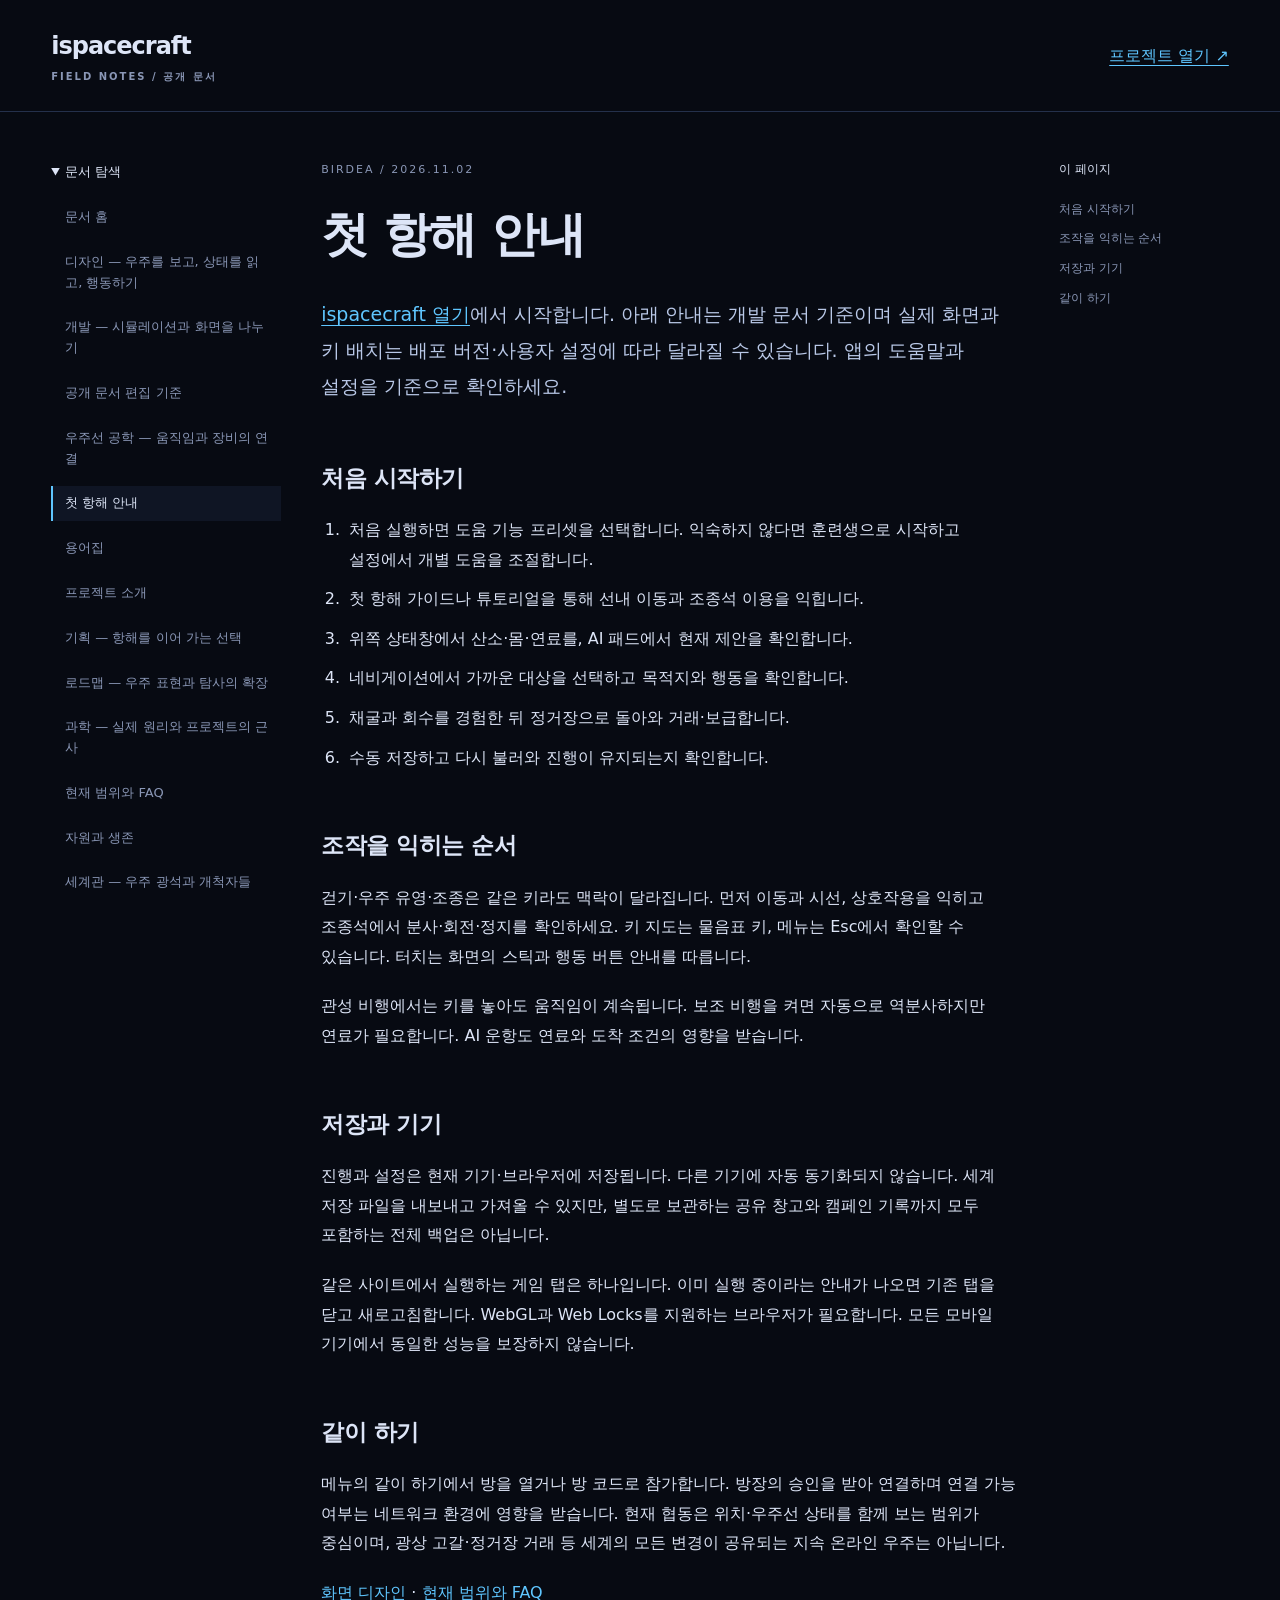
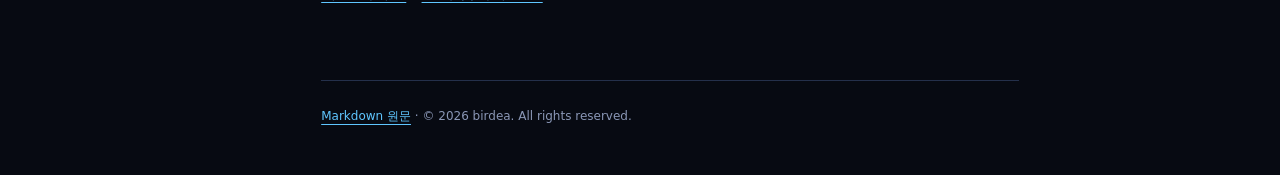
<file: docs/getting-started.html>
<!doctype html>
<html lang="ko">
<head>
<meta charset="utf-8">
<meta name="viewport" content="width=device-width, initial-scale=1">
<meta name="description" content="ispacecraft 공개 소개 문서: 기획, 디자인, 개발, 우주선 공학, 과학과 세계관.">
<meta name="color-scheme" content="dark">
<title>첫 항해 안내 · ispacecraft</title>
<link rel="stylesheet" href="../assets/style.css">
</head>
<body>
<a class="skip" href="#content">본문으로 이동</a>
<header><a class="brand" href="../index.html">ispacecraft<span>FIELD NOTES / 공개 문서</span></a><a href="https://ispacecraft.com">프로젝트 열기 ↗</a></header>
<div class="layout">
<aside><details open><summary>문서 탐색</summary><nav aria-label="분야별 문서"><a href="../index.html">문서 홈</a><a href="../docs/design.html">디자인 — 우주를 보고, 상태를 읽고, 행동하기</a><a href="../docs/development.html">개발 — 시뮬레이션과 화면을 나누기</a><a href="../docs/editorial.html">공개 문서 편집 기준</a><a href="../docs/engineering.html">우주선 공학 — 움직임과 장비의 연결</a><a href="../docs/getting-started.html" aria-current="page">첫 항해 안내</a><a href="../docs/glossary.html">용어집</a><a href="../docs/overview.html">프로젝트 소개</a><a href="../docs/planning.html">기획 — 항해를 이어 가는 선택</a><a href="../docs/roadmap.html">로드맵 — 우주 표현과 탐사의 확장</a><a href="../docs/science.html">과학 — 실제 원리와 프로젝트의 근사</a><a href="../docs/status.html">현재 범위와 FAQ</a><a href="../docs/systems.html">자원과 생존</a><a href="../docs/worldbuilding.html">세계관 — 우주 광석과 개척자들</a></nav></details></aside>
<main id="content"><div class="eyebrow">BIRDEA / 2026.11.02</div><article><h1 id="section-0">첫 항해 안내</h1>
<p><a href="https://ispacecraft.com">ispacecraft 열기</a>에서 시작합니다. 아래 안내는 개발 문서 기준이며 실제 화면과 키 배치는 배포 버전·사용자 설정에 따라 달라질 수 있습니다. 앱의 도움말과 설정을 기준으로 확인하세요.</p>
<h2 id="section-1">처음 시작하기</h2>
<ol><li>처음 실행하면 도움 기능 프리셋을 선택합니다. 익숙하지 않다면 훈련생으로 시작하고 설정에서 개별 도움을 조절합니다.</li><li>첫 항해 가이드나 튜토리얼을 통해 선내 이동과 조종석 이용을 익힙니다.</li><li>위쪽 상태창에서 산소·몸·연료를, AI 패드에서 현재 제안을 확인합니다.</li><li>네비게이션에서 가까운 대상을 선택하고 목적지와 행동을 확인합니다.</li><li>채굴과 회수를 경험한 뒤 정거장으로 돌아와 거래·보급합니다.</li><li>수동 저장하고 다시 불러와 진행이 유지되는지 확인합니다.</li></ol>
<h2 id="section-2">조작을 익히는 순서</h2>
<p>걷기·우주 유영·조종은 같은 키라도 맥락이 달라집니다. 먼저 이동과 시선, 상호작용을 익히고 조종석에서 분사·회전·정지를 확인하세요. 키 지도는 물음표 키, 메뉴는 Esc에서 확인할 수 있습니다. 터치는 화면의 스틱과 행동 버튼 안내를 따릅니다.</p>
<p>관성 비행에서는 키를 놓아도 움직임이 계속됩니다. 보조 비행을 켜면 자동으로 역분사하지만 연료가 필요합니다. AI 운항도 연료와 도착 조건의 영향을 받습니다.</p>
<h2 id="section-3">저장과 기기</h2>
<p>진행과 설정은 현재 기기·브라우저에 저장됩니다. 다른 기기에 자동 동기화되지 않습니다. 세계 저장 파일을 내보내고 가져올 수 있지만, 별도로 보관하는 공유 창고와 캠페인 기록까지 모두 포함하는 전체 백업은 아닙니다.</p>
<p>같은 사이트에서 실행하는 게임 탭은 하나입니다. 이미 실행 중이라는 안내가 나오면 기존 탭을 닫고 새로고침합니다. WebGL과 Web Locks를 지원하는 브라우저가 필요합니다. 모든 모바일 기기에서 동일한 성능을 보장하지 않습니다.</p>
<h2 id="section-4">같이 하기</h2>
<p>메뉴의 같이 하기에서 방을 열거나 방 코드로 참가합니다. 방장의 승인을 받아 연결하며 연결 가능 여부는 네트워크 환경에 영향을 받습니다. 현재 협동은 위치·우주선 상태를 함께 보는 범위가 중심이며, 광상 고갈·정거장 거래 등 세계의 모든 변경이 공유되는 지속 온라인 우주는 아닙니다.</p>
<p><a href="design.html">화면 디자인</a> · <a href="status.html">현재 범위와 FAQ</a></p></article><footer><a href="getting-started.md">Markdown 원문</a> · © 2026 birdea. All rights reserved.</footer></main>
<nav class="toc" aria-label="이 페이지 목차"><span>이 페이지</span><a href="#section-1">처음 시작하기</a><a href="#section-2">조작을 익히는 순서</a><a href="#section-3">저장과 기기</a><a href="#section-4">같이 하기</a></nav>
</div>
</body>
</html>
</file>
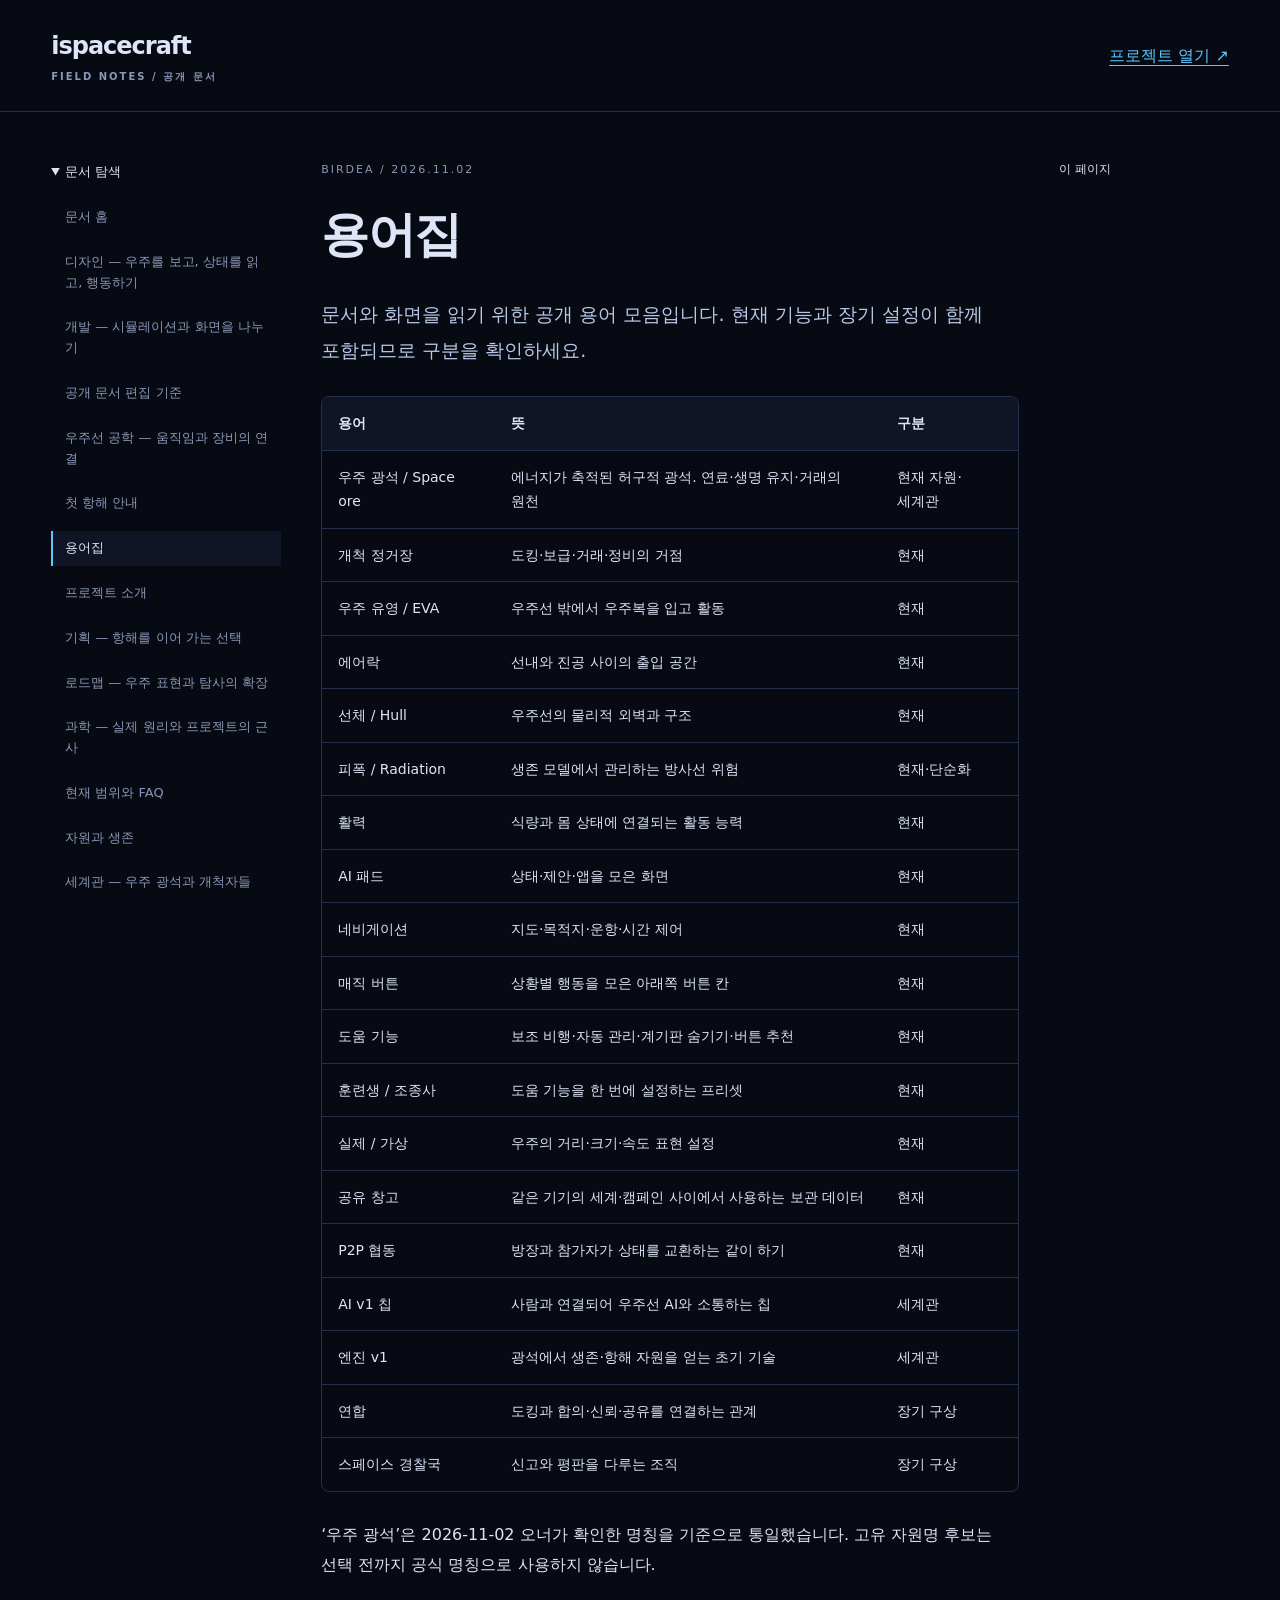
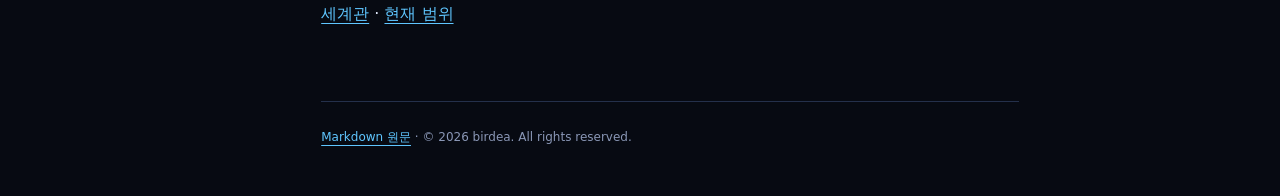
<file: docs/glossary.html>
<!doctype html>
<html lang="ko">
<head>
<meta charset="utf-8">
<meta name="viewport" content="width=device-width, initial-scale=1">
<meta name="description" content="ispacecraft 공개 소개 문서: 기획, 디자인, 개발, 우주선 공학, 과학과 세계관.">
<meta name="color-scheme" content="dark">
<title>용어집 · ispacecraft</title>
<link rel="stylesheet" href="../assets/style.css">
</head>
<body>
<a class="skip" href="#content">본문으로 이동</a>
<header><a class="brand" href="../index.html">ispacecraft<span>FIELD NOTES / 공개 문서</span></a><a href="https://ispacecraft.com">프로젝트 열기 ↗</a></header>
<div class="layout">
<aside><details open><summary>문서 탐색</summary><nav aria-label="분야별 문서"><a href="../index.html">문서 홈</a><a href="../docs/design.html">디자인 — 우주를 보고, 상태를 읽고, 행동하기</a><a href="../docs/development.html">개발 — 시뮬레이션과 화면을 나누기</a><a href="../docs/editorial.html">공개 문서 편집 기준</a><a href="../docs/engineering.html">우주선 공학 — 움직임과 장비의 연결</a><a href="../docs/getting-started.html">첫 항해 안내</a><a href="../docs/glossary.html" aria-current="page">용어집</a><a href="../docs/overview.html">프로젝트 소개</a><a href="../docs/planning.html">기획 — 항해를 이어 가는 선택</a><a href="../docs/roadmap.html">로드맵 — 우주 표현과 탐사의 확장</a><a href="../docs/science.html">과학 — 실제 원리와 프로젝트의 근사</a><a href="../docs/status.html">현재 범위와 FAQ</a><a href="../docs/systems.html">자원과 생존</a><a href="../docs/worldbuilding.html">세계관 — 우주 광석과 개척자들</a></nav></details></aside>
<main id="content"><div class="eyebrow">BIRDEA / 2026.11.02</div><article><h1 id="section-0">용어집</h1>
<p>문서와 화면을 읽기 위한 공개 용어 모음입니다. 현재 기능과 장기 설정이 함께 포함되므로 구분을 확인하세요.</p>
<div class="table-wrap" role="region" aria-label="용어 표" tabindex="0"><table><thead><tr><th scope="col">용어</th><th scope="col">뜻</th><th scope="col">구분</th></tr></thead><tbody><tr><td>우주 광석 / Space ore</td><td>에너지가 축적된 허구적 광석. 연료·생명 유지·거래의 원천</td><td>현재 자원·세계관</td></tr><tr><td>개척 정거장</td><td>도킹·보급·거래·정비의 거점</td><td>현재</td></tr><tr><td>우주 유영 / EVA</td><td>우주선 밖에서 우주복을 입고 활동</td><td>현재</td></tr><tr><td>에어락</td><td>선내와 진공 사이의 출입 공간</td><td>현재</td></tr><tr><td>선체 / Hull</td><td>우주선의 물리적 외벽과 구조</td><td>현재</td></tr><tr><td>피폭 / Radiation</td><td>생존 모델에서 관리하는 방사선 위험</td><td>현재·단순화</td></tr><tr><td>활력</td><td>식량과 몸 상태에 연결되는 활동 능력</td><td>현재</td></tr><tr><td>AI 패드</td><td>상태·제안·앱을 모은 화면</td><td>현재</td></tr><tr><td>네비게이션</td><td>지도·목적지·운항·시간 제어</td><td>현재</td></tr><tr><td>매직 버튼</td><td>상황별 행동을 모은 아래쪽 버튼 칸</td><td>현재</td></tr><tr><td>도움 기능</td><td>보조 비행·자동 관리·계기판 숨기기·버튼 추천</td><td>현재</td></tr><tr><td>훈련생 / 조종사</td><td>도움 기능을 한 번에 설정하는 프리셋</td><td>현재</td></tr><tr><td>실제 / 가상</td><td>우주의 거리·크기·속도 표현 설정</td><td>현재</td></tr><tr><td>공유 창고</td><td>같은 기기의 세계·캠페인 사이에서 사용하는 보관 데이터</td><td>현재</td></tr><tr><td>P2P 협동</td><td>방장과 참가자가 상태를 교환하는 같이 하기</td><td>현재</td></tr><tr><td>AI v1 칩</td><td>사람과 연결되어 우주선 AI와 소통하는 칩</td><td>세계관</td></tr><tr><td>엔진 v1</td><td>광석에서 생존·항해 자원을 얻는 초기 기술</td><td>세계관</td></tr><tr><td>연합</td><td>도킹과 합의·신뢰·공유를 연결하는 관계</td><td>장기 구상</td></tr><tr><td>스페이스 경찰국</td><td>신고와 평판을 다루는 조직</td><td>장기 구상</td></tr></tbody></table></div>
<p>‘우주 광석’은 2026-11-02 오너가 확인한 명칭을 기준으로 통일했습니다. 고유 자원명 후보는 선택 전까지 공식 명칭으로 사용하지 않습니다.</p>
<p><a href="worldbuilding.html">세계관</a> · <a href="status.html">현재 범위</a></p></article><footer><a href="glossary.md">Markdown 원문</a> · © 2026 birdea. All rights reserved.</footer></main>
<nav class="toc" aria-label="이 페이지 목차"><span>이 페이지</span></nav>
</div>
</body>
</html>
</file>
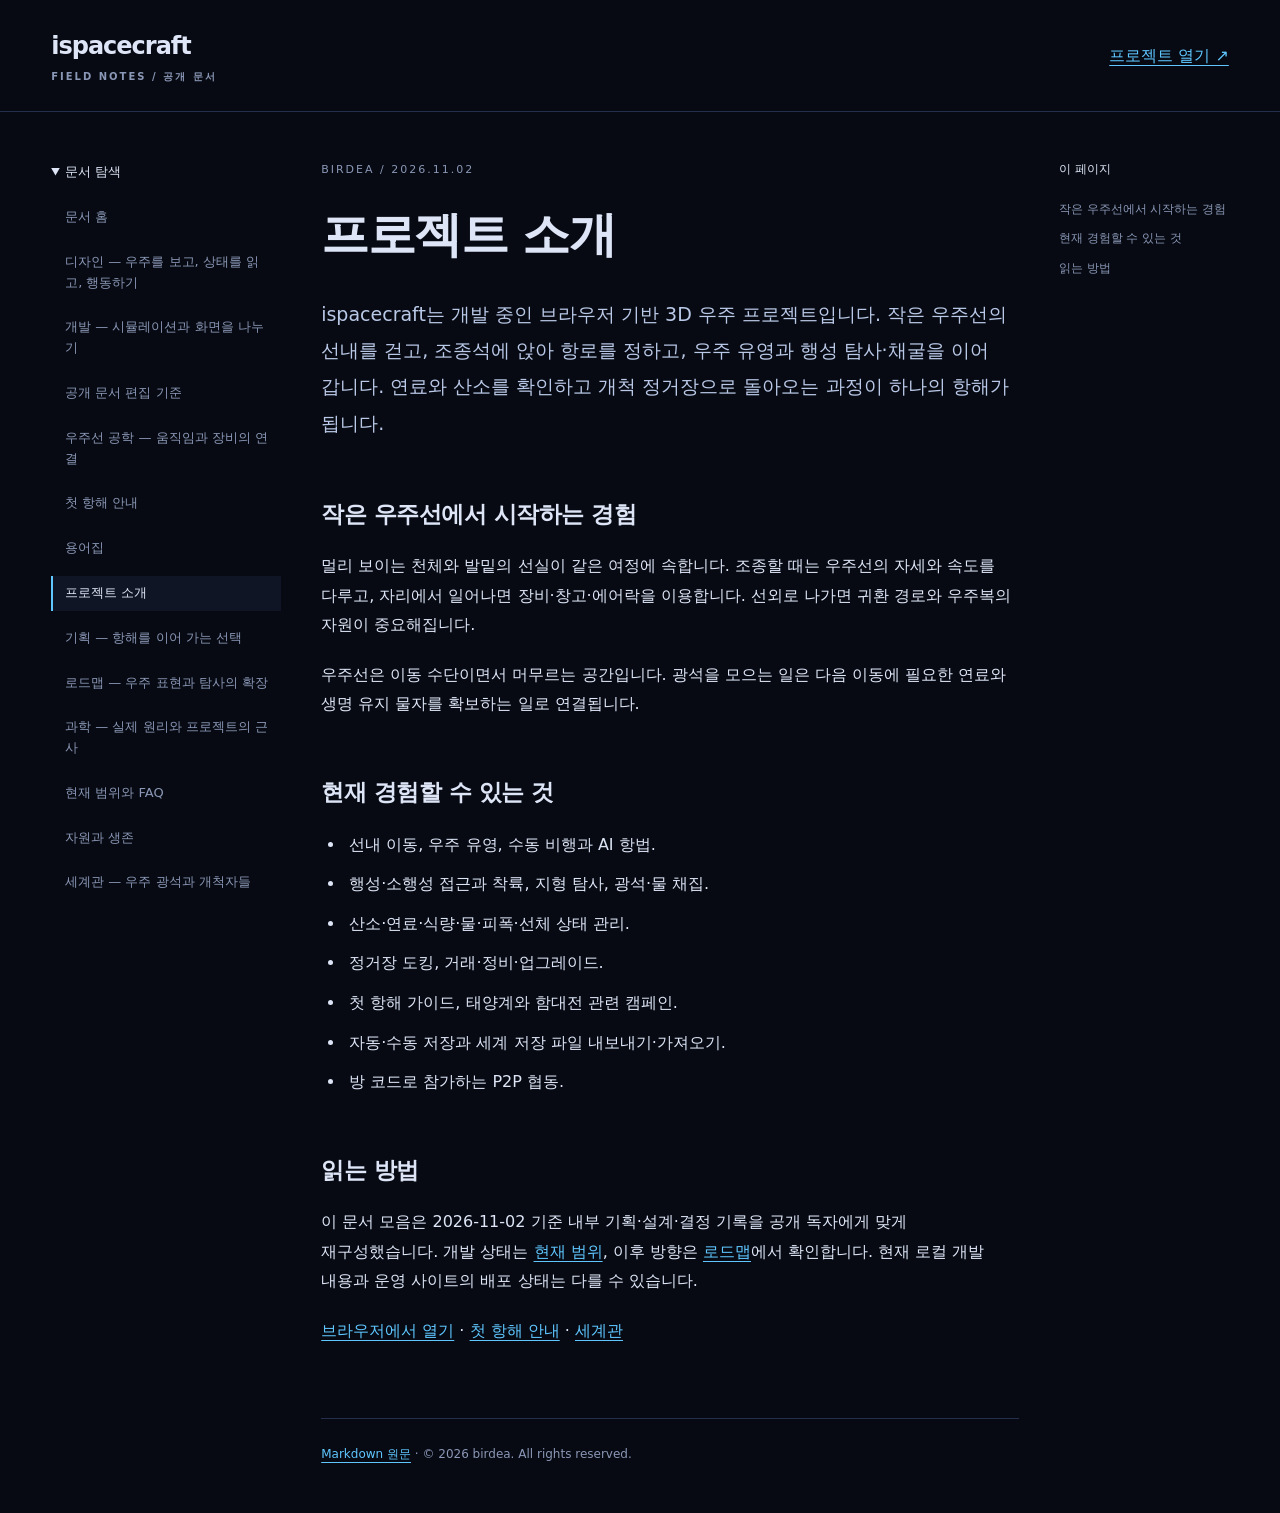
<file: docs/overview.html>
<!doctype html>
<html lang="ko">
<head>
<meta charset="utf-8">
<meta name="viewport" content="width=device-width, initial-scale=1">
<meta name="description" content="ispacecraft 공개 소개 문서: 기획, 디자인, 개발, 우주선 공학, 과학과 세계관.">
<meta name="color-scheme" content="dark">
<title>프로젝트 소개 · ispacecraft</title>
<link rel="stylesheet" href="../assets/style.css">
</head>
<body>
<a class="skip" href="#content">본문으로 이동</a>
<header><a class="brand" href="../index.html">ispacecraft<span>FIELD NOTES / 공개 문서</span></a><a href="https://ispacecraft.com">프로젝트 열기 ↗</a></header>
<div class="layout">
<aside><details open><summary>문서 탐색</summary><nav aria-label="분야별 문서"><a href="../index.html">문서 홈</a><a href="../docs/design.html">디자인 — 우주를 보고, 상태를 읽고, 행동하기</a><a href="../docs/development.html">개발 — 시뮬레이션과 화면을 나누기</a><a href="../docs/editorial.html">공개 문서 편집 기준</a><a href="../docs/engineering.html">우주선 공학 — 움직임과 장비의 연결</a><a href="../docs/getting-started.html">첫 항해 안내</a><a href="../docs/glossary.html">용어집</a><a href="../docs/overview.html" aria-current="page">프로젝트 소개</a><a href="../docs/planning.html">기획 — 항해를 이어 가는 선택</a><a href="../docs/roadmap.html">로드맵 — 우주 표현과 탐사의 확장</a><a href="../docs/science.html">과학 — 실제 원리와 프로젝트의 근사</a><a href="../docs/status.html">현재 범위와 FAQ</a><a href="../docs/systems.html">자원과 생존</a><a href="../docs/worldbuilding.html">세계관 — 우주 광석과 개척자들</a></nav></details></aside>
<main id="content"><div class="eyebrow">BIRDEA / 2026.11.02</div><article><h1 id="section-0">프로젝트 소개</h1>
<p>ispacecraft는 개발 중인 브라우저 기반 3D 우주 프로젝트입니다. 작은 우주선의 선내를 걷고, 조종석에 앉아 항로를 정하고, 우주 유영과 행성 탐사·채굴을 이어 갑니다. 연료와 산소를 확인하고 개척 정거장으로 돌아오는 과정이 하나의 항해가 됩니다.</p>
<h2 id="section-1">작은 우주선에서 시작하는 경험</h2>
<p>멀리 보이는 천체와 발밑의 선실이 같은 여정에 속합니다. 조종할 때는 우주선의 자세와 속도를 다루고, 자리에서 일어나면 장비·창고·에어락을 이용합니다. 선외로 나가면 귀환 경로와 우주복의 자원이 중요해집니다.</p>
<p>우주선은 이동 수단이면서 머무르는 공간입니다. 광석을 모으는 일은 다음 이동에 필요한 연료와 생명 유지 물자를 확보하는 일로 연결됩니다.</p>
<h2 id="section-2">현재 경험할 수 있는 것</h2>
<ul><li>선내 이동, 우주 유영, 수동 비행과 AI 항법.</li><li>행성·소행성 접근과 착륙, 지형 탐사, 광석·물 채집.</li><li>산소·연료·식량·물·피폭·선체 상태 관리.</li><li>정거장 도킹, 거래·정비·업그레이드.</li><li>첫 항해 가이드, 태양계와 함대전 관련 캠페인.</li><li>자동·수동 저장과 세계 저장 파일 내보내기·가져오기.</li><li>방 코드로 참가하는 P2P 협동.</li></ul>
<h2 id="section-3">읽는 방법</h2>
<p>이 문서 모음은 2026-11-02 기준 내부 기획·설계·결정 기록을 공개 독자에게 맞게 재구성했습니다. 개발 상태는 <a href="status.html">현재 범위</a>, 이후 방향은 <a href="roadmap.html">로드맵</a>에서 확인합니다. 현재 로컬 개발 내용과 운영 사이트의 배포 상태는 다를 수 있습니다.</p>
<p><a href="https://ispacecraft.com">브라우저에서 열기</a> · <a href="getting-started.html">첫 항해 안내</a> · <a href="worldbuilding.html">세계관</a></p></article><footer><a href="overview.md">Markdown 원문</a> · © 2026 birdea. All rights reserved.</footer></main>
<nav class="toc" aria-label="이 페이지 목차"><span>이 페이지</span><a href="#section-1">작은 우주선에서 시작하는 경험</a><a href="#section-2">현재 경험할 수 있는 것</a><a href="#section-3">읽는 방법</a></nav>
</div>
</body>
</html>
</file>
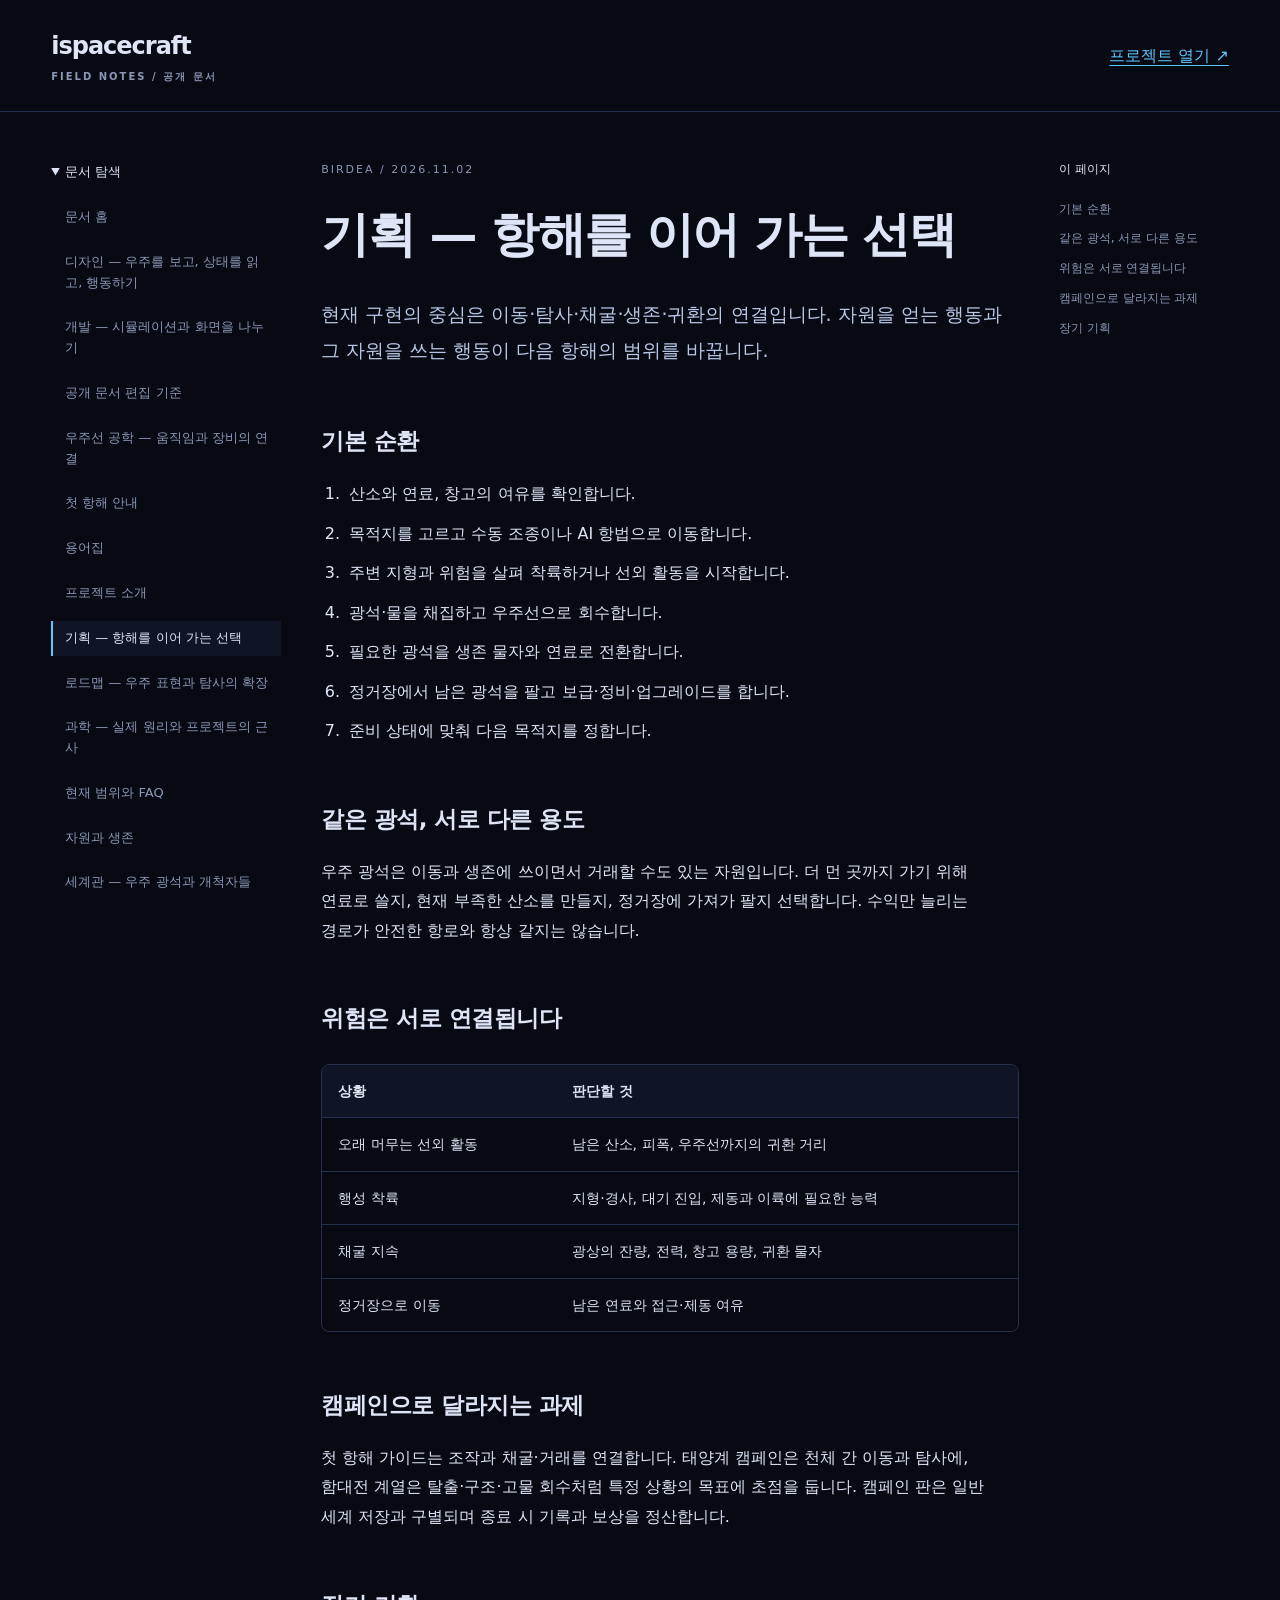
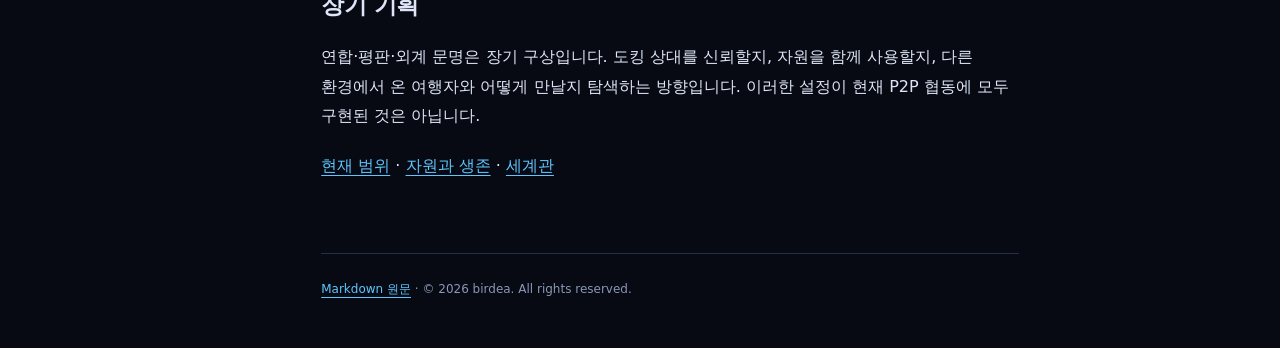
<file: docs/planning.html>
<!doctype html>
<html lang="ko">
<head>
<meta charset="utf-8">
<meta name="viewport" content="width=device-width, initial-scale=1">
<meta name="description" content="ispacecraft 공개 소개 문서: 기획, 디자인, 개발, 우주선 공학, 과학과 세계관.">
<meta name="color-scheme" content="dark">
<title>기획 — 항해를 이어 가는 선택 · ispacecraft</title>
<link rel="stylesheet" href="../assets/style.css">
</head>
<body>
<a class="skip" href="#content">본문으로 이동</a>
<header><a class="brand" href="../index.html">ispacecraft<span>FIELD NOTES / 공개 문서</span></a><a href="https://ispacecraft.com">프로젝트 열기 ↗</a></header>
<div class="layout">
<aside><details open><summary>문서 탐색</summary><nav aria-label="분야별 문서"><a href="../index.html">문서 홈</a><a href="../docs/design.html">디자인 — 우주를 보고, 상태를 읽고, 행동하기</a><a href="../docs/development.html">개발 — 시뮬레이션과 화면을 나누기</a><a href="../docs/editorial.html">공개 문서 편집 기준</a><a href="../docs/engineering.html">우주선 공학 — 움직임과 장비의 연결</a><a href="../docs/getting-started.html">첫 항해 안내</a><a href="../docs/glossary.html">용어집</a><a href="../docs/overview.html">프로젝트 소개</a><a href="../docs/planning.html" aria-current="page">기획 — 항해를 이어 가는 선택</a><a href="../docs/roadmap.html">로드맵 — 우주 표현과 탐사의 확장</a><a href="../docs/science.html">과학 — 실제 원리와 프로젝트의 근사</a><a href="../docs/status.html">현재 범위와 FAQ</a><a href="../docs/systems.html">자원과 생존</a><a href="../docs/worldbuilding.html">세계관 — 우주 광석과 개척자들</a></nav></details></aside>
<main id="content"><div class="eyebrow">BIRDEA / 2026.11.02</div><article><h1 id="section-0">기획 — 항해를 이어 가는 선택</h1>
<p>현재 구현의 중심은 이동·탐사·채굴·생존·귀환의 연결입니다. 자원을 얻는 행동과 그 자원을 쓰는 행동이 다음 항해의 범위를 바꿉니다.</p>
<h2 id="section-1">기본 순환</h2>
<ol><li>산소와 연료, 창고의 여유를 확인합니다.</li><li>목적지를 고르고 수동 조종이나 AI 항법으로 이동합니다.</li><li>주변 지형과 위험을 살펴 착륙하거나 선외 활동을 시작합니다.</li><li>광석·물을 채집하고 우주선으로 회수합니다.</li><li>필요한 광석을 생존 물자와 연료로 전환합니다.</li><li>정거장에서 남은 광석을 팔고 보급·정비·업그레이드를 합니다.</li><li>준비 상태에 맞춰 다음 목적지를 정합니다.</li></ol>
<h2 id="section-2">같은 광석, 서로 다른 용도</h2>
<p>우주 광석은 이동과 생존에 쓰이면서 거래할 수도 있는 자원입니다. 더 먼 곳까지 가기 위해 연료로 쓸지, 현재 부족한 산소를 만들지, 정거장에 가져가 팔지 선택합니다. 수익만 늘리는 경로가 안전한 항로와 항상 같지는 않습니다.</p>
<h2 id="section-3">위험은 서로 연결됩니다</h2>
<div class="table-wrap" role="region" aria-label="상황 표" tabindex="0"><table><thead><tr><th scope="col">상황</th><th scope="col">판단할 것</th></tr></thead><tbody><tr><td>오래 머무는 선외 활동</td><td>남은 산소, 피폭, 우주선까지의 귀환 거리</td></tr><tr><td>행성 착륙</td><td>지형·경사, 대기 진입, 제동과 이륙에 필요한 능력</td></tr><tr><td>채굴 지속</td><td>광상의 잔량, 전력, 창고 용량, 귀환 물자</td></tr><tr><td>정거장으로 이동</td><td>남은 연료와 접근·제동 여유</td></tr></tbody></table></div>
<h2 id="section-4">캠페인으로 달라지는 과제</h2>
<p>첫 항해 가이드는 조작과 채굴·거래를 연결합니다. 태양계 캠페인은 천체 간 이동과 탐사에, 함대전 계열은 탈출·구조·고물 회수처럼 특정 상황의 목표에 초점을 둡니다. 캠페인 판은 일반 세계 저장과 구별되며 종료 시 기록과 보상을 정산합니다.</p>
<h2 id="section-5">장기 기획</h2>
<p>연합·평판·외계 문명은 장기 구상입니다. 도킹 상대를 신뢰할지, 자원을 함께 사용할지, 다른 환경에서 온 여행자와 어떻게 만날지 탐색하는 방향입니다. 이러한 설정이 현재 P2P 협동에 모두 구현된 것은 아닙니다.</p>
<p><a href="status.html">현재 범위</a> · <a href="systems.html">자원과 생존</a> · <a href="worldbuilding.html">세계관</a></p></article><footer><a href="planning.md">Markdown 원문</a> · © 2026 birdea. All rights reserved.</footer></main>
<nav class="toc" aria-label="이 페이지 목차"><span>이 페이지</span><a href="#section-1">기본 순환</a><a href="#section-2">같은 광석, 서로 다른 용도</a><a href="#section-3">위험은 서로 연결됩니다</a><a href="#section-4">캠페인으로 달라지는 과제</a><a href="#section-5">장기 기획</a></nav>
</div>
</body>
</html>
</file>
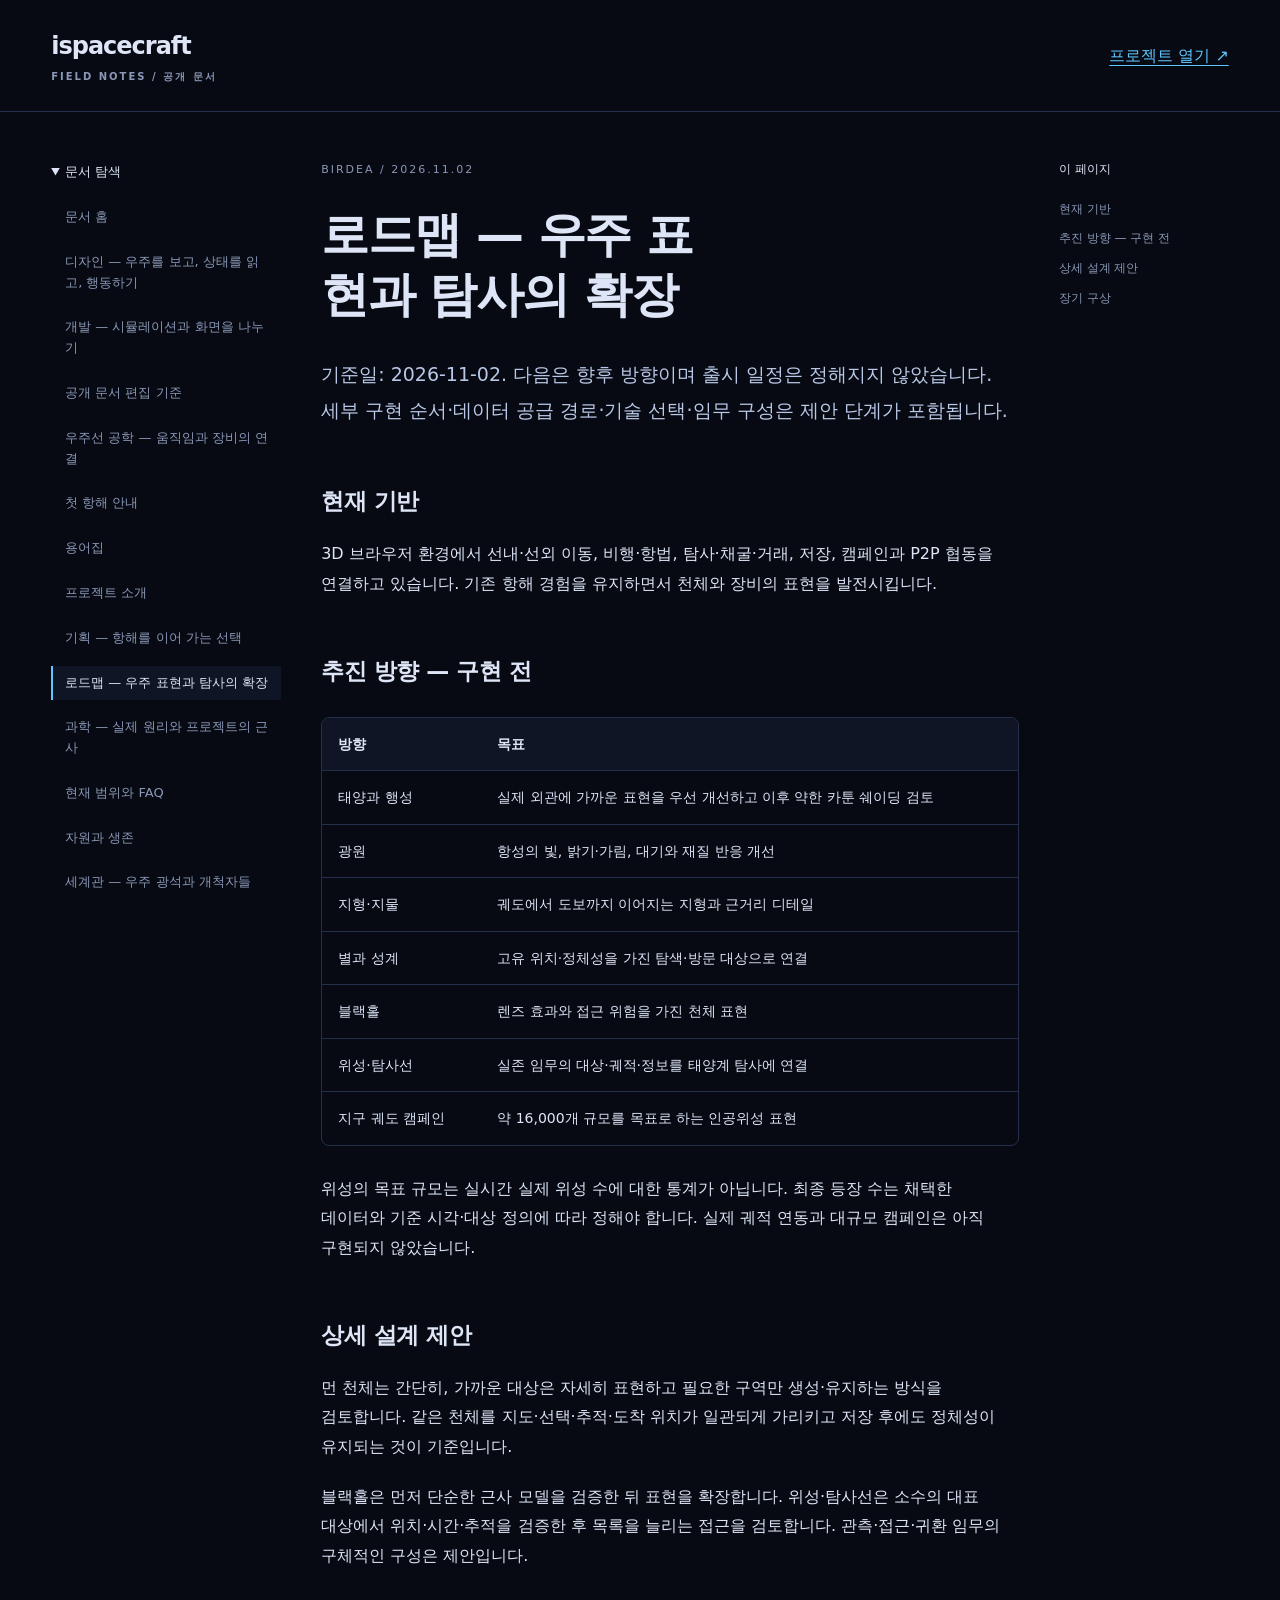
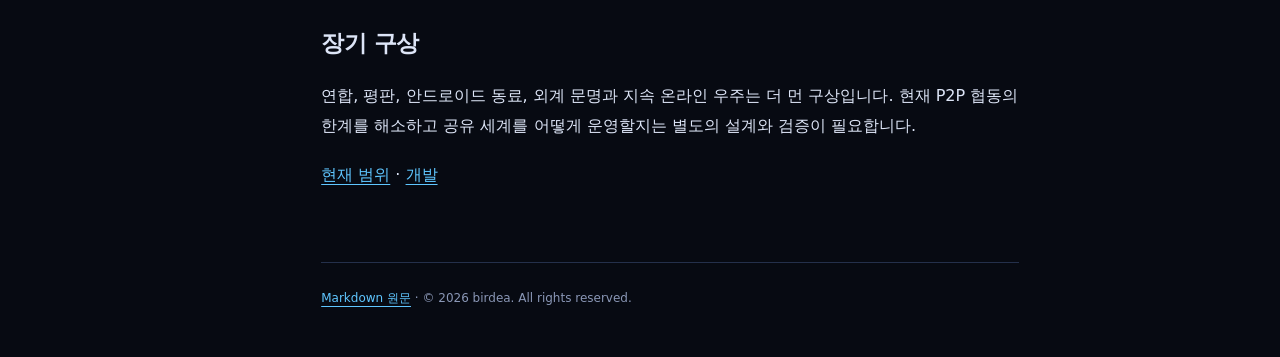
<file: docs/roadmap.html>
<!doctype html>
<html lang="ko">
<head>
<meta charset="utf-8">
<meta name="viewport" content="width=device-width, initial-scale=1">
<meta name="description" content="ispacecraft 공개 소개 문서: 기획, 디자인, 개발, 우주선 공학, 과학과 세계관.">
<meta name="color-scheme" content="dark">
<title>로드맵 — 우주 표현과 탐사의 확장 · ispacecraft</title>
<link rel="stylesheet" href="../assets/style.css">
</head>
<body>
<a class="skip" href="#content">본문으로 이동</a>
<header><a class="brand" href="../index.html">ispacecraft<span>FIELD NOTES / 공개 문서</span></a><a href="https://ispacecraft.com">프로젝트 열기 ↗</a></header>
<div class="layout">
<aside><details open><summary>문서 탐색</summary><nav aria-label="분야별 문서"><a href="../index.html">문서 홈</a><a href="../docs/design.html">디자인 — 우주를 보고, 상태를 읽고, 행동하기</a><a href="../docs/development.html">개발 — 시뮬레이션과 화면을 나누기</a><a href="../docs/editorial.html">공개 문서 편집 기준</a><a href="../docs/engineering.html">우주선 공학 — 움직임과 장비의 연결</a><a href="../docs/getting-started.html">첫 항해 안내</a><a href="../docs/glossary.html">용어집</a><a href="../docs/overview.html">프로젝트 소개</a><a href="../docs/planning.html">기획 — 항해를 이어 가는 선택</a><a href="../docs/roadmap.html" aria-current="page">로드맵 — 우주 표현과 탐사의 확장</a><a href="../docs/science.html">과학 — 실제 원리와 프로젝트의 근사</a><a href="../docs/status.html">현재 범위와 FAQ</a><a href="../docs/systems.html">자원과 생존</a><a href="../docs/worldbuilding.html">세계관 — 우주 광석과 개척자들</a></nav></details></aside>
<main id="content"><div class="eyebrow">BIRDEA / 2026.11.02</div><article><h1 id="section-0">로드맵 — 우주 표현과 탐사의 확장</h1>
<p>기준일: 2026-11-02. 다음은 향후 방향이며 출시 일정은 정해지지 않았습니다. 세부 구현 순서·데이터 공급 경로·기술 선택·임무 구성은 제안 단계가 포함됩니다.</p>
<h2 id="section-1">현재 기반</h2>
<p>3D 브라우저 환경에서 선내·선외 이동, 비행·항법, 탐사·채굴·거래, 저장, 캠페인과 P2P 협동을 연결하고 있습니다. 기존 항해 경험을 유지하면서 천체와 장비의 표현을 발전시킵니다.</p>
<h2 id="section-2">추진 방향 — 구현 전</h2>
<div class="table-wrap" role="region" aria-label="방향 표" tabindex="0"><table><thead><tr><th scope="col">방향</th><th scope="col">목표</th></tr></thead><tbody><tr><td>태양과 행성</td><td>실제 외관에 가까운 표현을 우선 개선하고 이후 약한 카툰 쉐이딩 검토</td></tr><tr><td>광원</td><td>항성의 빛, 밝기·가림, 대기와 재질 반응 개선</td></tr><tr><td>지형·지물</td><td>궤도에서 도보까지 이어지는 지형과 근거리 디테일</td></tr><tr><td>별과 성계</td><td>고유 위치·정체성을 가진 탐색·방문 대상으로 연결</td></tr><tr><td>블랙홀</td><td>렌즈 효과와 접근 위험을 가진 천체 표현</td></tr><tr><td>위성·탐사선</td><td>실존 임무의 대상·궤적·정보를 태양계 탐사에 연결</td></tr><tr><td>지구 궤도 캠페인</td><td>약 16,000개 규모를 목표로 하는 인공위성 표현</td></tr></tbody></table></div>
<p>위성의 목표 규모는 실시간 실제 위성 수에 대한 통계가 아닙니다. 최종 등장 수는 채택한 데이터와 기준 시각·대상 정의에 따라 정해야 합니다. 실제 궤적 연동과 대규모 캠페인은 아직 구현되지 않았습니다.</p>
<h2 id="section-3">상세 설계 제안</h2>
<p>먼 천체는 간단히, 가까운 대상은 자세히 표현하고 필요한 구역만 생성·유지하는 방식을 검토합니다. 같은 천체를 지도·선택·추적·도착 위치가 일관되게 가리키고 저장 후에도 정체성이 유지되는 것이 기준입니다.</p>
<p>블랙홀은 먼저 단순한 근사 모델을 검증한 뒤 표현을 확장합니다. 위성·탐사선은 소수의 대표 대상에서 위치·시간·추적을 검증한 후 목록을 늘리는 접근을 검토합니다. 관측·접근·귀환 임무의 구체적인 구성은 제안입니다.</p>
<h2 id="section-4">장기 구상</h2>
<p>연합, 평판, 안드로이드 동료, 외계 문명과 지속 온라인 우주는 더 먼 구상입니다. 현재 P2P 협동의 한계를 해소하고 공유 세계를 어떻게 운영할지는 별도의 설계와 검증이 필요합니다.</p>
<p><a href="status.html">현재 범위</a> · <a href="development.html">개발</a></p></article><footer><a href="roadmap.md">Markdown 원문</a> · © 2026 birdea. All rights reserved.</footer></main>
<nav class="toc" aria-label="이 페이지 목차"><span>이 페이지</span><a href="#section-1">현재 기반</a><a href="#section-2">추진 방향 — 구현 전</a><a href="#section-3">상세 설계 제안</a><a href="#section-4">장기 구상</a></nav>
</div>
</body>
</html>
</file>
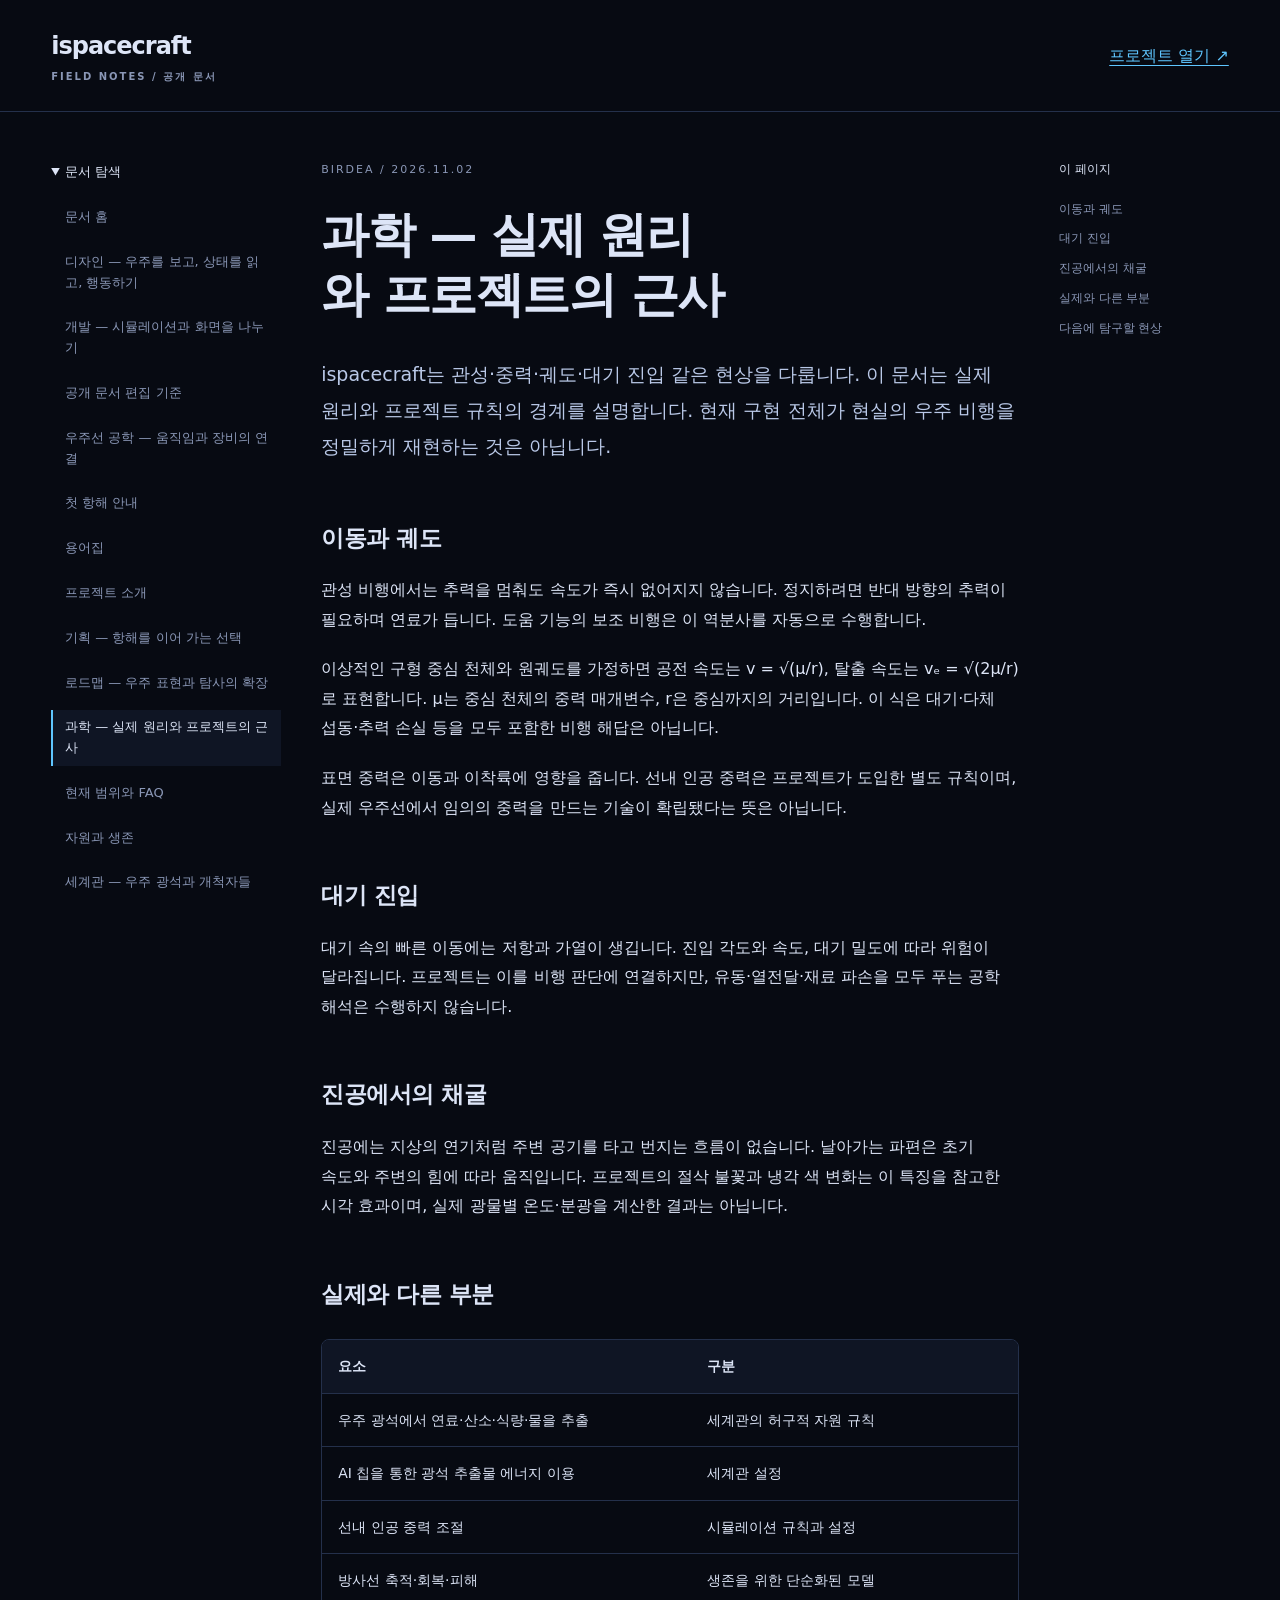
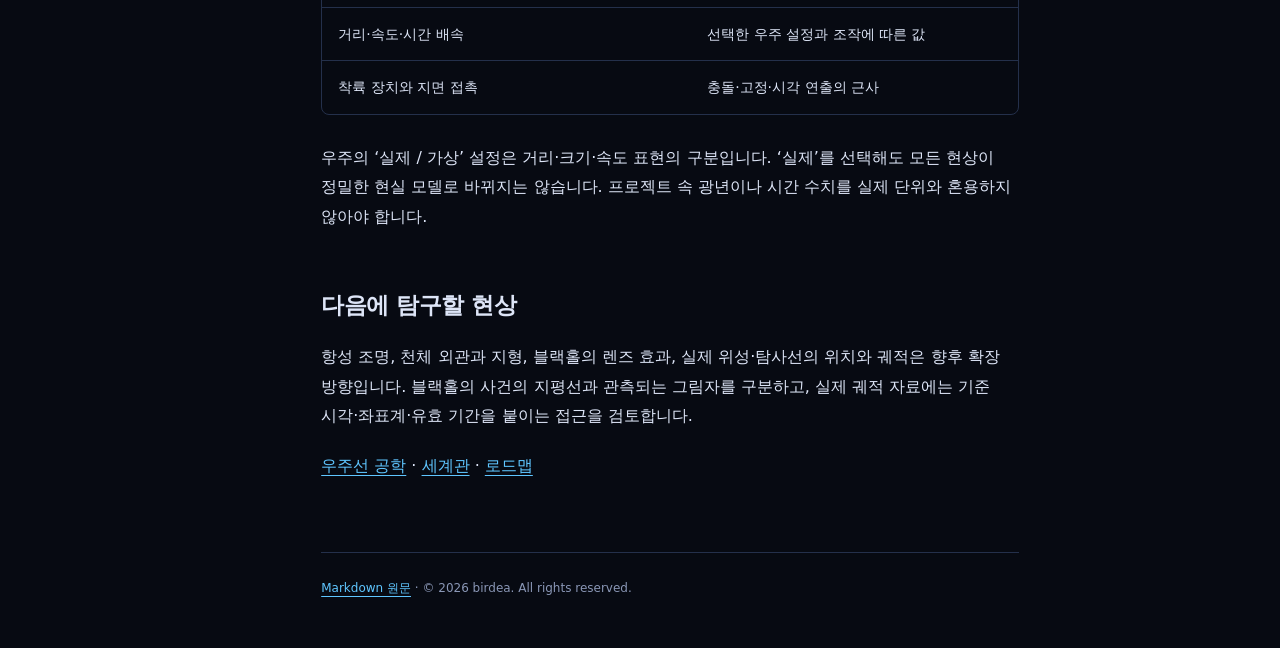
<file: docs/science.html>
<!doctype html>
<html lang="ko">
<head>
<meta charset="utf-8">
<meta name="viewport" content="width=device-width, initial-scale=1">
<meta name="description" content="ispacecraft 공개 소개 문서: 기획, 디자인, 개발, 우주선 공학, 과학과 세계관.">
<meta name="color-scheme" content="dark">
<title>과학 — 실제 원리와 프로젝트의 근사 · ispacecraft</title>
<link rel="stylesheet" href="../assets/style.css">
</head>
<body>
<a class="skip" href="#content">본문으로 이동</a>
<header><a class="brand" href="../index.html">ispacecraft<span>FIELD NOTES / 공개 문서</span></a><a href="https://ispacecraft.com">프로젝트 열기 ↗</a></header>
<div class="layout">
<aside><details open><summary>문서 탐색</summary><nav aria-label="분야별 문서"><a href="../index.html">문서 홈</a><a href="../docs/design.html">디자인 — 우주를 보고, 상태를 읽고, 행동하기</a><a href="../docs/development.html">개발 — 시뮬레이션과 화면을 나누기</a><a href="../docs/editorial.html">공개 문서 편집 기준</a><a href="../docs/engineering.html">우주선 공학 — 움직임과 장비의 연결</a><a href="../docs/getting-started.html">첫 항해 안내</a><a href="../docs/glossary.html">용어집</a><a href="../docs/overview.html">프로젝트 소개</a><a href="../docs/planning.html">기획 — 항해를 이어 가는 선택</a><a href="../docs/roadmap.html">로드맵 — 우주 표현과 탐사의 확장</a><a href="../docs/science.html" aria-current="page">과학 — 실제 원리와 프로젝트의 근사</a><a href="../docs/status.html">현재 범위와 FAQ</a><a href="../docs/systems.html">자원과 생존</a><a href="../docs/worldbuilding.html">세계관 — 우주 광석과 개척자들</a></nav></details></aside>
<main id="content"><div class="eyebrow">BIRDEA / 2026.11.02</div><article><h1 id="section-0">과학 — 실제 원리와 프로젝트의 근사</h1>
<p>ispacecraft는 관성·중력·궤도·대기 진입 같은 현상을 다룹니다. 이 문서는 실제 원리와 프로젝트 규칙의 경계를 설명합니다. 현재 구현 전체가 현실의 우주 비행을 정밀하게 재현하는 것은 아닙니다.</p>
<h2 id="section-1">이동과 궤도</h2>
<p>관성 비행에서는 추력을 멈춰도 속도가 즉시 없어지지 않습니다. 정지하려면 반대 방향의 추력이 필요하며 연료가 듭니다. 도움 기능의 보조 비행은 이 역분사를 자동으로 수행합니다.</p>
<p>이상적인 구형 중심 천체와 원궤도를 가정하면 공전 속도는 v = √(μ/r), 탈출 속도는 vₑ = √(2μ/r)로 표현합니다. μ는 중심 천체의 중력 매개변수, r은 중심까지의 거리입니다. 이 식은 대기·다체 섭동·추력 손실 등을 모두 포함한 비행 해답은 아닙니다.</p>
<p>표면 중력은 이동과 이착륙에 영향을 줍니다. 선내 인공 중력은 프로젝트가 도입한 별도 규칙이며, 실제 우주선에서 임의의 중력을 만드는 기술이 확립됐다는 뜻은 아닙니다.</p>
<h2 id="section-2">대기 진입</h2>
<p>대기 속의 빠른 이동에는 저항과 가열이 생깁니다. 진입 각도와 속도, 대기 밀도에 따라 위험이 달라집니다. 프로젝트는 이를 비행 판단에 연결하지만, 유동·열전달·재료 파손을 모두 푸는 공학 해석은 수행하지 않습니다.</p>
<h2 id="section-3">진공에서의 채굴</h2>
<p>진공에는 지상의 연기처럼 주변 공기를 타고 번지는 흐름이 없습니다. 날아가는 파편은 초기 속도와 주변의 힘에 따라 움직입니다. 프로젝트의 절삭 불꽃과 냉각 색 변화는 이 특징을 참고한 시각 효과이며, 실제 광물별 온도·분광을 계산한 결과는 아닙니다.</p>
<h2 id="section-4">실제와 다른 부분</h2>
<div class="table-wrap" role="region" aria-label="요소 표" tabindex="0"><table><thead><tr><th scope="col">요소</th><th scope="col">구분</th></tr></thead><tbody><tr><td>우주 광석에서 연료·산소·식량·물을 추출</td><td>세계관의 허구적 자원 규칙</td></tr><tr><td>AI 칩을 통한 광석 추출물 에너지 이용</td><td>세계관 설정</td></tr><tr><td>선내 인공 중력 조절</td><td>시뮬레이션 규칙과 설정</td></tr><tr><td>방사선 축적·회복·피해</td><td>생존을 위한 단순화된 모델</td></tr><tr><td>거리·속도·시간 배속</td><td>선택한 우주 설정과 조작에 따른 값</td></tr><tr><td>착륙 장치와 지면 접촉</td><td>충돌·고정·시각 연출의 근사</td></tr></tbody></table></div>
<p>우주의 ‘실제 / 가상’ 설정은 거리·크기·속도 표현의 구분입니다. ‘실제’를 선택해도 모든 현상이 정밀한 현실 모델로 바뀌지는 않습니다. 프로젝트 속 광년이나 시간 수치를 실제 단위와 혼용하지 않아야 합니다.</p>
<h2 id="section-5">다음에 탐구할 현상</h2>
<p>항성 조명, 천체 외관과 지형, 블랙홀의 렌즈 효과, 실제 위성·탐사선의 위치와 궤적은 향후 확장 방향입니다. 블랙홀의 사건의 지평선과 관측되는 그림자를 구분하고, 실제 궤적 자료에는 기준 시각·좌표계·유효 기간을 붙이는 접근을 검토합니다.</p>
<p><a href="engineering.html">우주선 공학</a> · <a href="worldbuilding.html">세계관</a> · <a href="roadmap.html">로드맵</a></p></article><footer><a href="science.md">Markdown 원문</a> · © 2026 birdea. All rights reserved.</footer></main>
<nav class="toc" aria-label="이 페이지 목차"><span>이 페이지</span><a href="#section-1">이동과 궤도</a><a href="#section-2">대기 진입</a><a href="#section-3">진공에서의 채굴</a><a href="#section-4">실제와 다른 부분</a><a href="#section-5">다음에 탐구할 현상</a></nav>
</div>
</body>
</html>
</file>
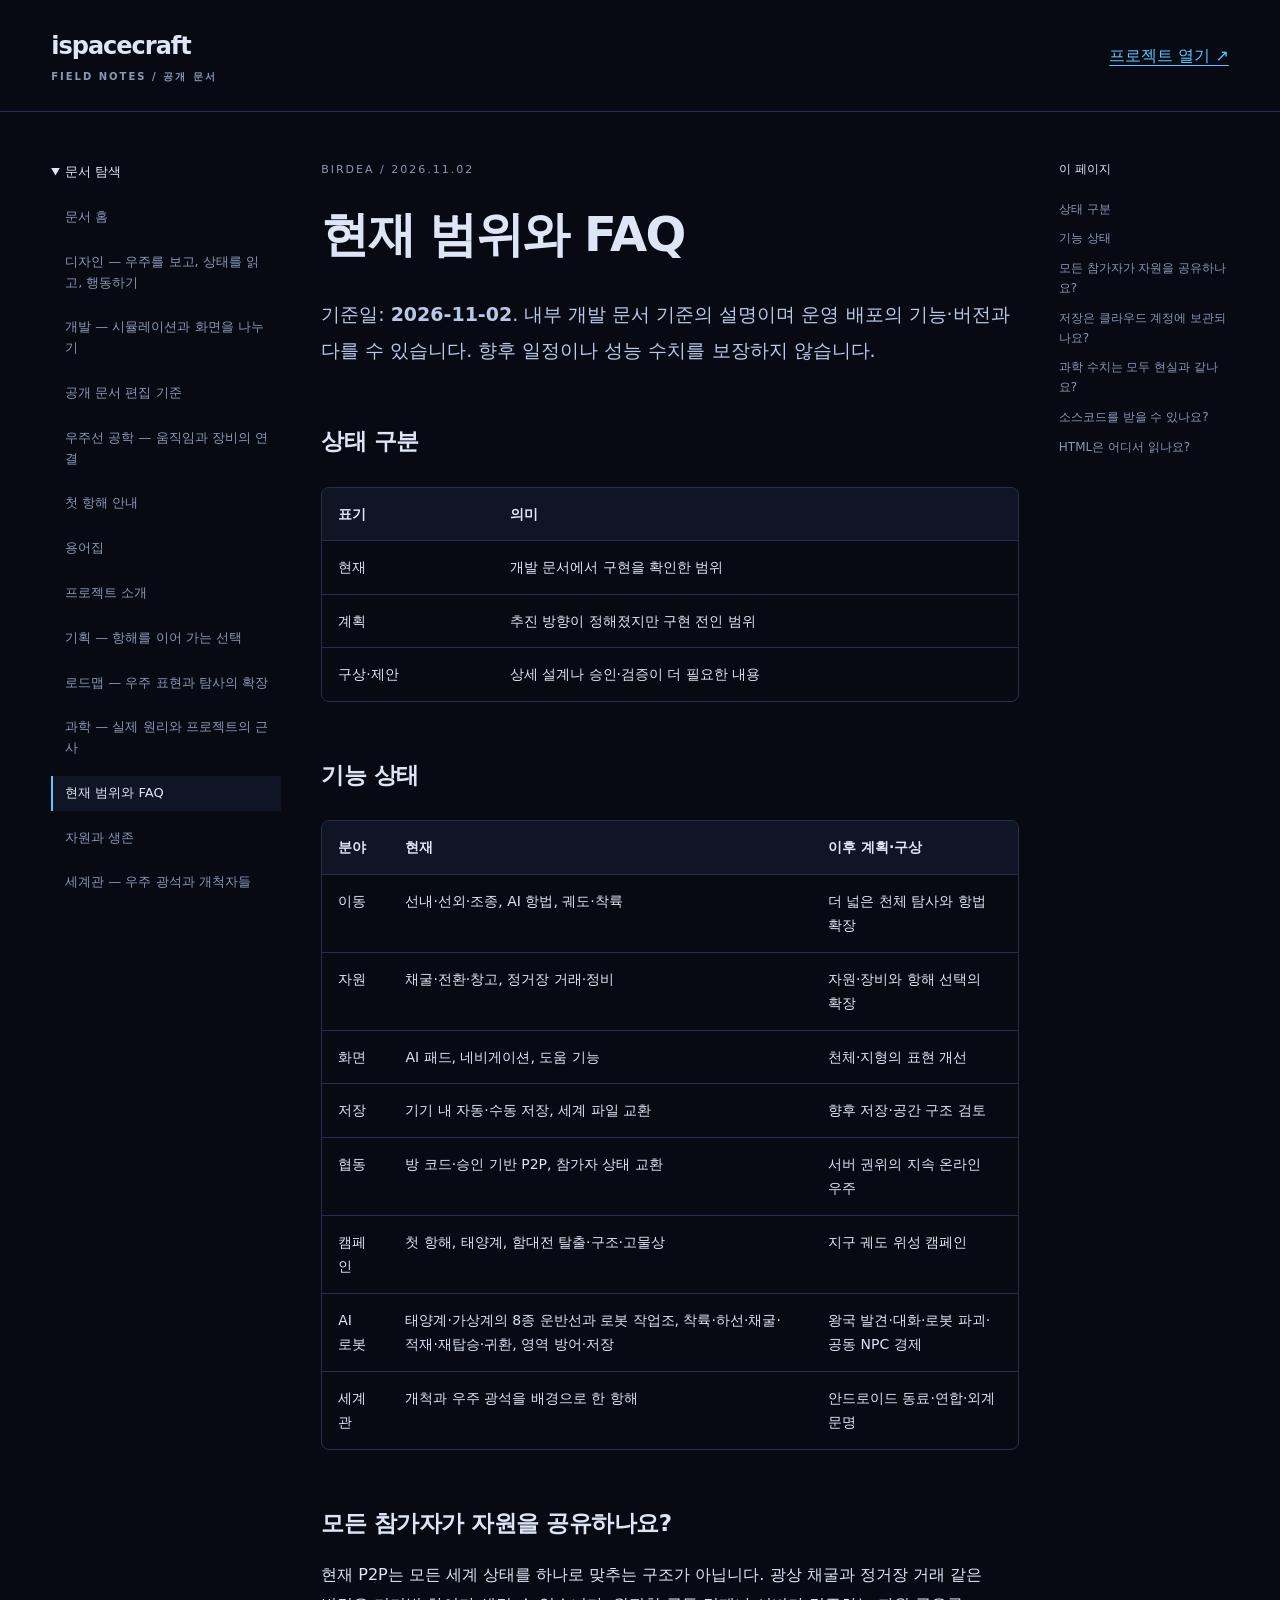
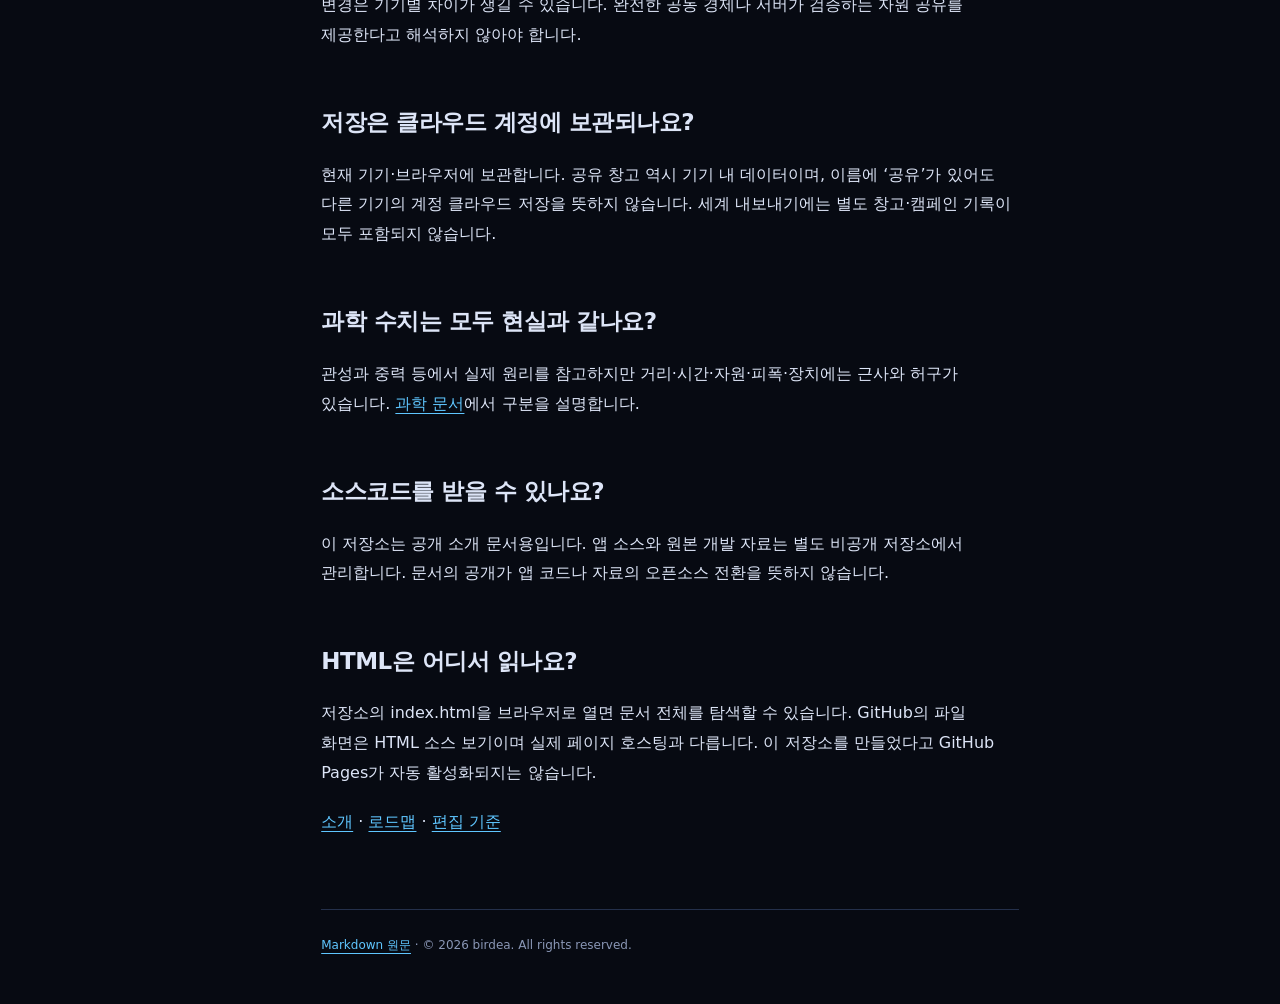
<file: docs/status.html>
<!doctype html>
<html lang="ko">
<head>
<meta charset="utf-8">
<meta name="viewport" content="width=device-width, initial-scale=1">
<meta name="description" content="ispacecraft 공개 소개 문서: 기획, 디자인, 개발, 우주선 공학, 과학과 세계관.">
<meta name="color-scheme" content="dark">
<title>현재 범위와 FAQ · ispacecraft</title>
<link rel="stylesheet" href="../assets/style.css">
</head>
<body>
<a class="skip" href="#content">본문으로 이동</a>
<header><a class="brand" href="../index.html">ispacecraft<span>FIELD NOTES / 공개 문서</span></a><a href="https://ispacecraft.com">프로젝트 열기 ↗</a></header>
<div class="layout">
<aside><details open><summary>문서 탐색</summary><nav aria-label="분야별 문서"><a href="../index.html">문서 홈</a><a href="../docs/design.html">디자인 — 우주를 보고, 상태를 읽고, 행동하기</a><a href="../docs/development.html">개발 — 시뮬레이션과 화면을 나누기</a><a href="../docs/editorial.html">공개 문서 편집 기준</a><a href="../docs/engineering.html">우주선 공학 — 움직임과 장비의 연결</a><a href="../docs/getting-started.html">첫 항해 안내</a><a href="../docs/glossary.html">용어집</a><a href="../docs/overview.html">프로젝트 소개</a><a href="../docs/planning.html">기획 — 항해를 이어 가는 선택</a><a href="../docs/roadmap.html">로드맵 — 우주 표현과 탐사의 확장</a><a href="../docs/science.html">과학 — 실제 원리와 프로젝트의 근사</a><a href="../docs/status.html" aria-current="page">현재 범위와 FAQ</a><a href="../docs/systems.html">자원과 생존</a><a href="../docs/worldbuilding.html">세계관 — 우주 광석과 개척자들</a></nav></details></aside>
<main id="content"><div class="eyebrow">BIRDEA / 2026.11.02</div><article><h1 id="section-0">현재 범위와 FAQ</h1>
<p>기준일: <strong>2026-11-02</strong>. 내부 개발 문서 기준의 설명이며 운영 배포의 기능·버전과 다를 수 있습니다. 향후 일정이나 성능 수치를 보장하지 않습니다.</p>
<h2 id="section-1">상태 구분</h2>
<div class="table-wrap" role="region" aria-label="표기 표" tabindex="0"><table><thead><tr><th scope="col">표기</th><th scope="col">의미</th></tr></thead><tbody><tr><td>현재</td><td>개발 문서에서 구현을 확인한 범위</td></tr><tr><td>계획</td><td>추진 방향이 정해졌지만 구현 전인 범위</td></tr><tr><td>구상·제안</td><td>상세 설계나 승인·검증이 더 필요한 내용</td></tr></tbody></table></div>
<h2 id="section-2">기능 상태</h2>
<div class="table-wrap" role="region" aria-label="분야 표" tabindex="0"><table><thead><tr><th scope="col">분야</th><th scope="col">현재</th><th scope="col">이후 계획·구상</th></tr></thead><tbody><tr><td>이동</td><td>선내·선외·조종, AI 항법, 궤도·착륙</td><td>더 넓은 천체 탐사와 항법 확장</td></tr><tr><td>자원</td><td>채굴·전환·창고, 정거장 거래·정비</td><td>자원·장비와 항해 선택의 확장</td></tr><tr><td>화면</td><td>AI 패드, 네비게이션, 도움 기능</td><td>천체·지형의 표현 개선</td></tr><tr><td>저장</td><td>기기 내 자동·수동 저장, 세계 파일 교환</td><td>향후 저장·공간 구조 검토</td></tr><tr><td>협동</td><td>방 코드·승인 기반 P2P, 참가자 상태 교환</td><td>서버 권위의 지속 온라인 우주</td></tr><tr><td>캠페인</td><td>첫 항해, 태양계, 함대전 탈출·구조·고물상</td><td>지구 궤도 위성 캠페인</td></tr><tr><td>AI 로봇</td><td>태양계·가상계의 8종 운반선과 로봇 작업조, 착륙·하선·채굴·적재·재탑승·귀환, 영역 방어·저장</td><td>왕국 발견·대화·로봇 파괴·공동 NPC 경제</td></tr><tr><td>세계관</td><td>개척과 우주 광석을 배경으로 한 항해</td><td>안드로이드 동료·연합·외계 문명</td></tr></tbody></table></div>
<h2 id="section-3">모든 참가자가 자원을 공유하나요?</h2>
<p>현재 P2P는 모든 세계 상태를 하나로 맞추는 구조가 아닙니다. 광상 채굴과 정거장 거래 같은 변경은 기기별 차이가 생길 수 있습니다. 완전한 공동 경제나 서버가 검증하는 자원 공유를 제공한다고 해석하지 않아야 합니다.</p>
<h2 id="section-4">저장은 클라우드 계정에 보관되나요?</h2>
<p>현재 기기·브라우저에 보관합니다. 공유 창고 역시 기기 내 데이터이며, 이름에 ‘공유’가 있어도 다른 기기의 계정 클라우드 저장을 뜻하지 않습니다. 세계 내보내기에는 별도 창고·캠페인 기록이 모두 포함되지 않습니다.</p>
<h2 id="section-5">과학 수치는 모두 현실과 같나요?</h2>
<p>관성과 중력 등에서 실제 원리를 참고하지만 거리·시간·자원·피폭·장치에는 근사와 허구가 있습니다. <a href="science.html">과학 문서</a>에서 구분을 설명합니다.</p>
<h2 id="section-6">소스코드를 받을 수 있나요?</h2>
<p>이 저장소는 공개 소개 문서용입니다. 앱 소스와 원본 개발 자료는 별도 비공개 저장소에서 관리합니다. 문서의 공개가 앱 코드나 자료의 오픈소스 전환을 뜻하지 않습니다.</p>
<h2 id="section-7">HTML은 어디서 읽나요?</h2>
<p>저장소의 index.html을 브라우저로 열면 문서 전체를 탐색할 수 있습니다. GitHub의 파일 화면은 HTML 소스 보기이며 실제 페이지 호스팅과 다릅니다. 이 저장소를 만들었다고 GitHub Pages가 자동 활성화되지는 않습니다.</p>
<p><a href="overview.html">소개</a> · <a href="roadmap.html">로드맵</a> · <a href="editorial.html">편집 기준</a></p></article><footer><a href="status.md">Markdown 원문</a> · © 2026 birdea. All rights reserved.</footer></main>
<nav class="toc" aria-label="이 페이지 목차"><span>이 페이지</span><a href="#section-1">상태 구분</a><a href="#section-2">기능 상태</a><a href="#section-3">모든 참가자가 자원을 공유하나요?</a><a href="#section-4">저장은 클라우드 계정에 보관되나요?</a><a href="#section-5">과학 수치는 모두 현실과 같나요?</a><a href="#section-6">소스코드를 받을 수 있나요?</a><a href="#section-7">HTML은 어디서 읽나요?</a></nav>
</div>
</body>
</html>
</file>
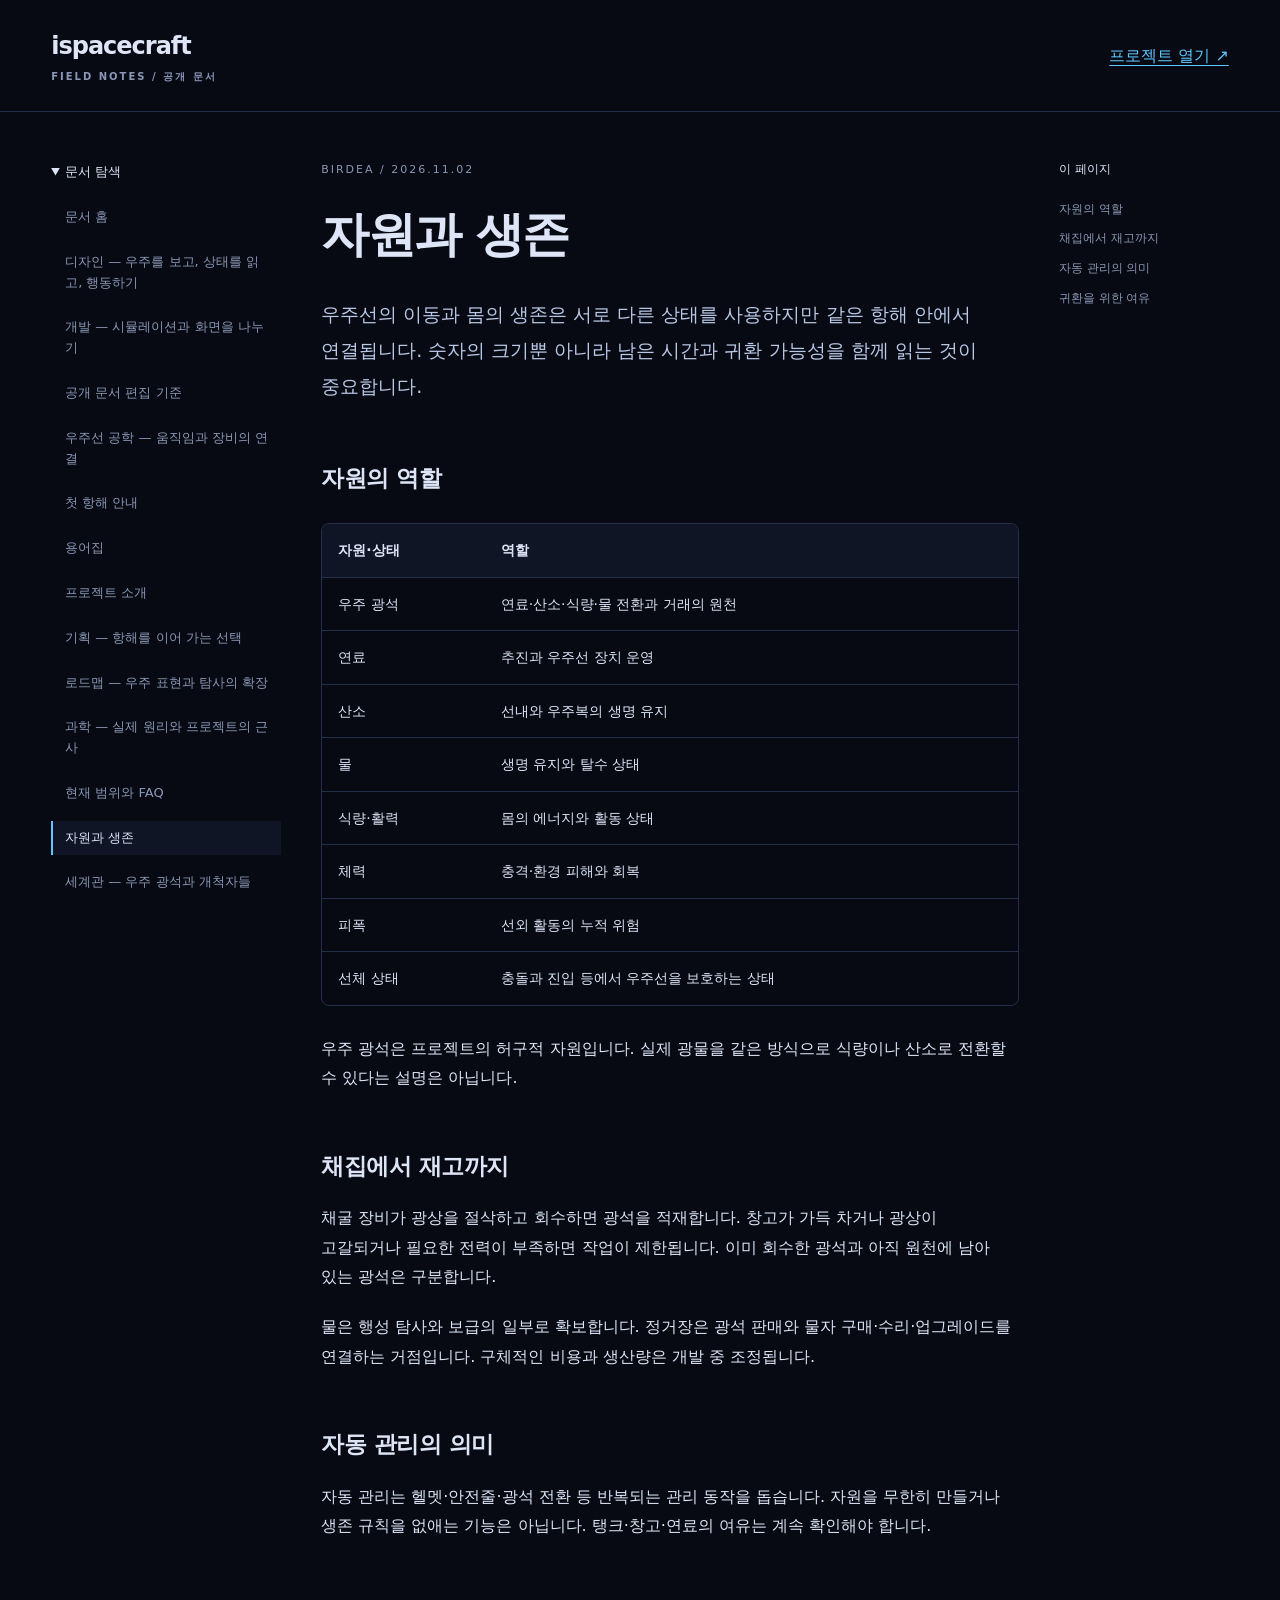
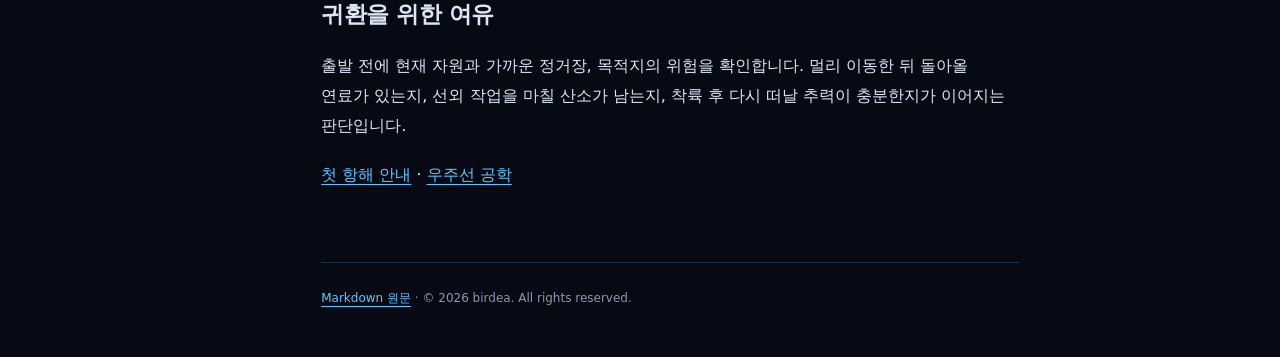
<file: docs/systems.html>
<!doctype html>
<html lang="ko">
<head>
<meta charset="utf-8">
<meta name="viewport" content="width=device-width, initial-scale=1">
<meta name="description" content="ispacecraft 공개 소개 문서: 기획, 디자인, 개발, 우주선 공학, 과학과 세계관.">
<meta name="color-scheme" content="dark">
<title>자원과 생존 · ispacecraft</title>
<link rel="stylesheet" href="../assets/style.css">
</head>
<body>
<a class="skip" href="#content">본문으로 이동</a>
<header><a class="brand" href="../index.html">ispacecraft<span>FIELD NOTES / 공개 문서</span></a><a href="https://ispacecraft.com">프로젝트 열기 ↗</a></header>
<div class="layout">
<aside><details open><summary>문서 탐색</summary><nav aria-label="분야별 문서"><a href="../index.html">문서 홈</a><a href="../docs/design.html">디자인 — 우주를 보고, 상태를 읽고, 행동하기</a><a href="../docs/development.html">개발 — 시뮬레이션과 화면을 나누기</a><a href="../docs/editorial.html">공개 문서 편집 기준</a><a href="../docs/engineering.html">우주선 공학 — 움직임과 장비의 연결</a><a href="../docs/getting-started.html">첫 항해 안내</a><a href="../docs/glossary.html">용어집</a><a href="../docs/overview.html">프로젝트 소개</a><a href="../docs/planning.html">기획 — 항해를 이어 가는 선택</a><a href="../docs/roadmap.html">로드맵 — 우주 표현과 탐사의 확장</a><a href="../docs/science.html">과학 — 실제 원리와 프로젝트의 근사</a><a href="../docs/status.html">현재 범위와 FAQ</a><a href="../docs/systems.html" aria-current="page">자원과 생존</a><a href="../docs/worldbuilding.html">세계관 — 우주 광석과 개척자들</a></nav></details></aside>
<main id="content"><div class="eyebrow">BIRDEA / 2026.11.02</div><article><h1 id="section-0">자원과 생존</h1>
<p>우주선의 이동과 몸의 생존은 서로 다른 상태를 사용하지만 같은 항해 안에서 연결됩니다. 숫자의 크기뿐 아니라 남은 시간과 귀환 가능성을 함께 읽는 것이 중요합니다.</p>
<h2 id="section-1">자원의 역할</h2>
<div class="table-wrap" role="region" aria-label="자원·상태 표" tabindex="0"><table><thead><tr><th scope="col">자원·상태</th><th scope="col">역할</th></tr></thead><tbody><tr><td>우주 광석</td><td>연료·산소·식량·물 전환과 거래의 원천</td></tr><tr><td>연료</td><td>추진과 우주선 장치 운영</td></tr><tr><td>산소</td><td>선내와 우주복의 생명 유지</td></tr><tr><td>물</td><td>생명 유지와 탈수 상태</td></tr><tr><td>식량·활력</td><td>몸의 에너지와 활동 상태</td></tr><tr><td>체력</td><td>충격·환경 피해와 회복</td></tr><tr><td>피폭</td><td>선외 활동의 누적 위험</td></tr><tr><td>선체 상태</td><td>충돌과 진입 등에서 우주선을 보호하는 상태</td></tr></tbody></table></div>
<p>우주 광석은 프로젝트의 허구적 자원입니다. 실제 광물을 같은 방식으로 식량이나 산소로 전환할 수 있다는 설명은 아닙니다.</p>
<h2 id="section-2">채집에서 재고까지</h2>
<p>채굴 장비가 광상을 절삭하고 회수하면 광석을 적재합니다. 창고가 가득 차거나 광상이 고갈되거나 필요한 전력이 부족하면 작업이 제한됩니다. 이미 회수한 광석과 아직 원천에 남아 있는 광석은 구분합니다.</p>
<p>물은 행성 탐사와 보급의 일부로 확보합니다. 정거장은 광석 판매와 물자 구매·수리·업그레이드를 연결하는 거점입니다. 구체적인 비용과 생산량은 개발 중 조정됩니다.</p>
<h2 id="section-3">자동 관리의 의미</h2>
<p>자동 관리는 헬멧·안전줄·광석 전환 등 반복되는 관리 동작을 돕습니다. 자원을 무한히 만들거나 생존 규칙을 없애는 기능은 아닙니다. 탱크·창고·연료의 여유는 계속 확인해야 합니다.</p>
<h2 id="section-4">귀환을 위한 여유</h2>
<p>출발 전에 현재 자원과 가까운 정거장, 목적지의 위험을 확인합니다. 멀리 이동한 뒤 돌아올 연료가 있는지, 선외 작업을 마칠 산소가 남는지, 착륙 후 다시 떠날 추력이 충분한지가 이어지는 판단입니다.</p>
<p><a href="getting-started.html">첫 항해 안내</a> · <a href="engineering.html">우주선 공학</a></p></article><footer><a href="systems.md">Markdown 원문</a> · © 2026 birdea. All rights reserved.</footer></main>
<nav class="toc" aria-label="이 페이지 목차"><span>이 페이지</span><a href="#section-1">자원의 역할</a><a href="#section-2">채집에서 재고까지</a><a href="#section-3">자동 관리의 의미</a><a href="#section-4">귀환을 위한 여유</a></nav>
</div>
</body>
</html>
</file>
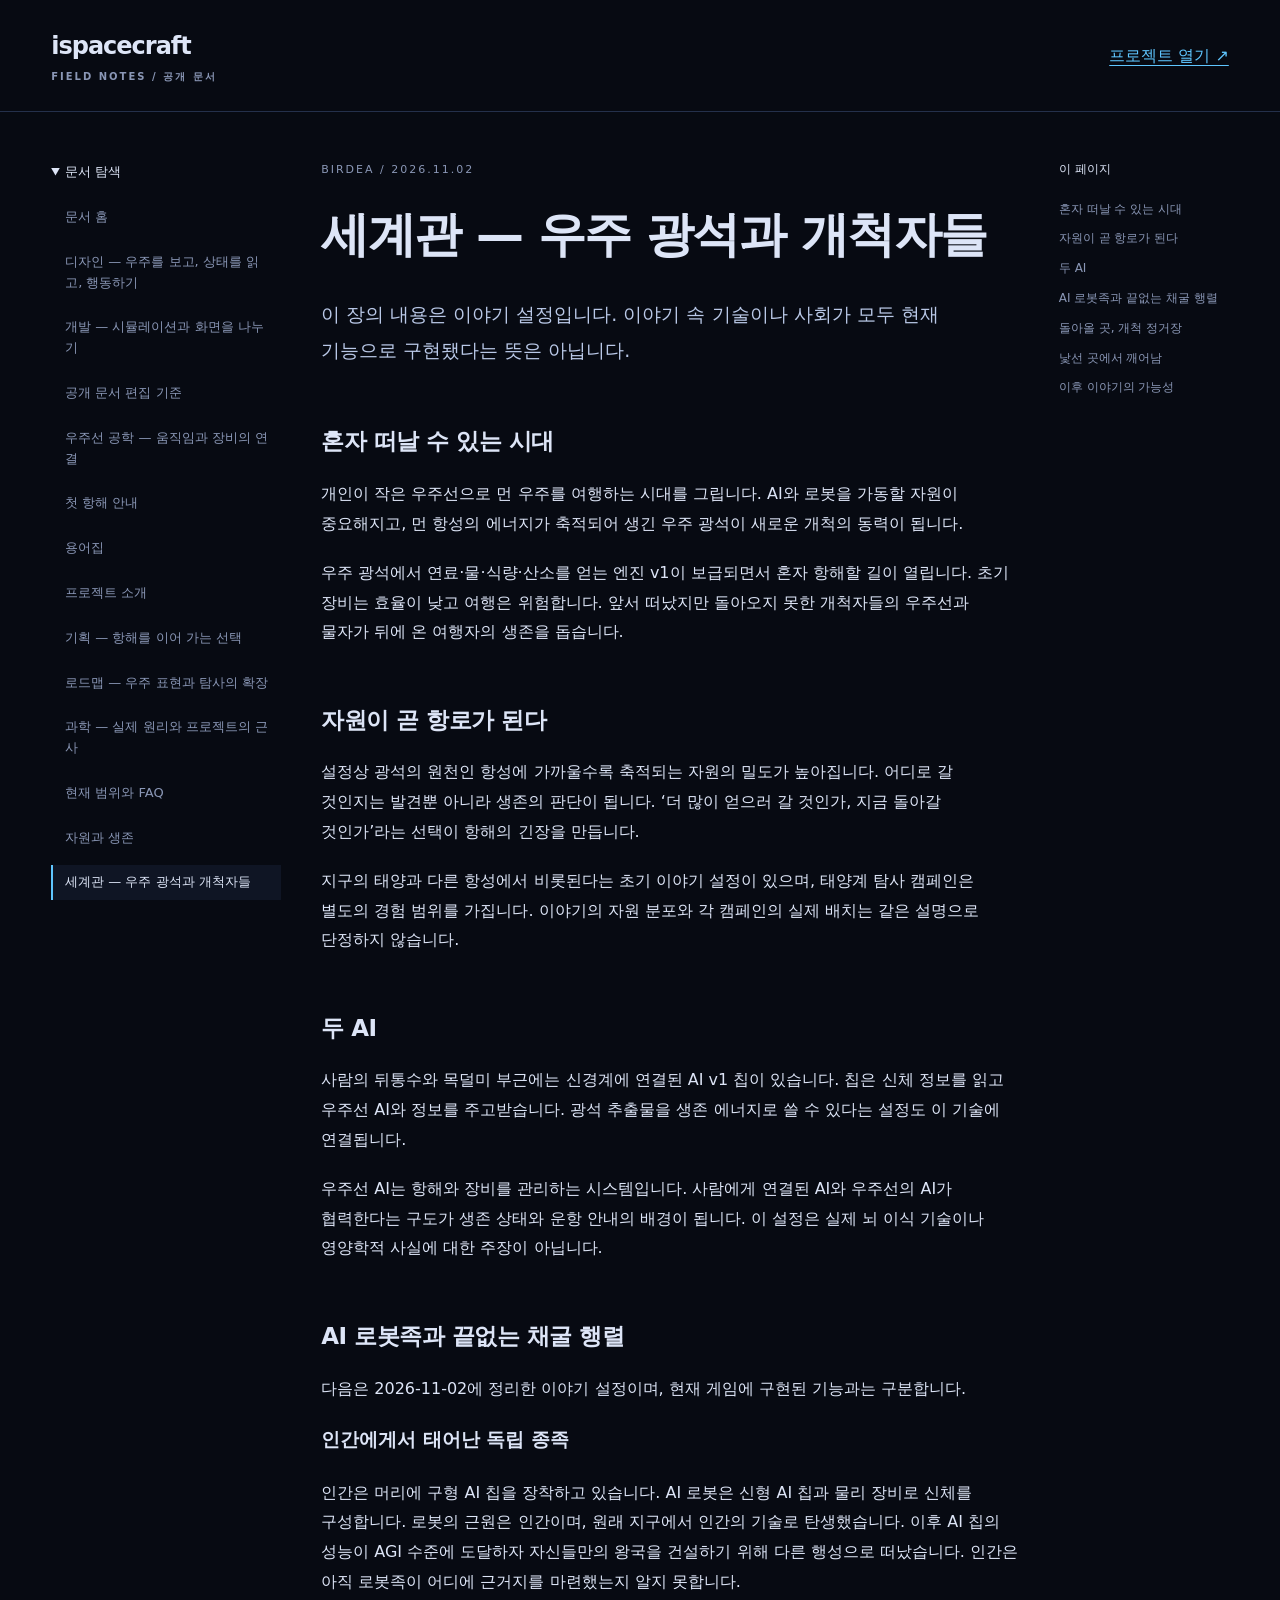
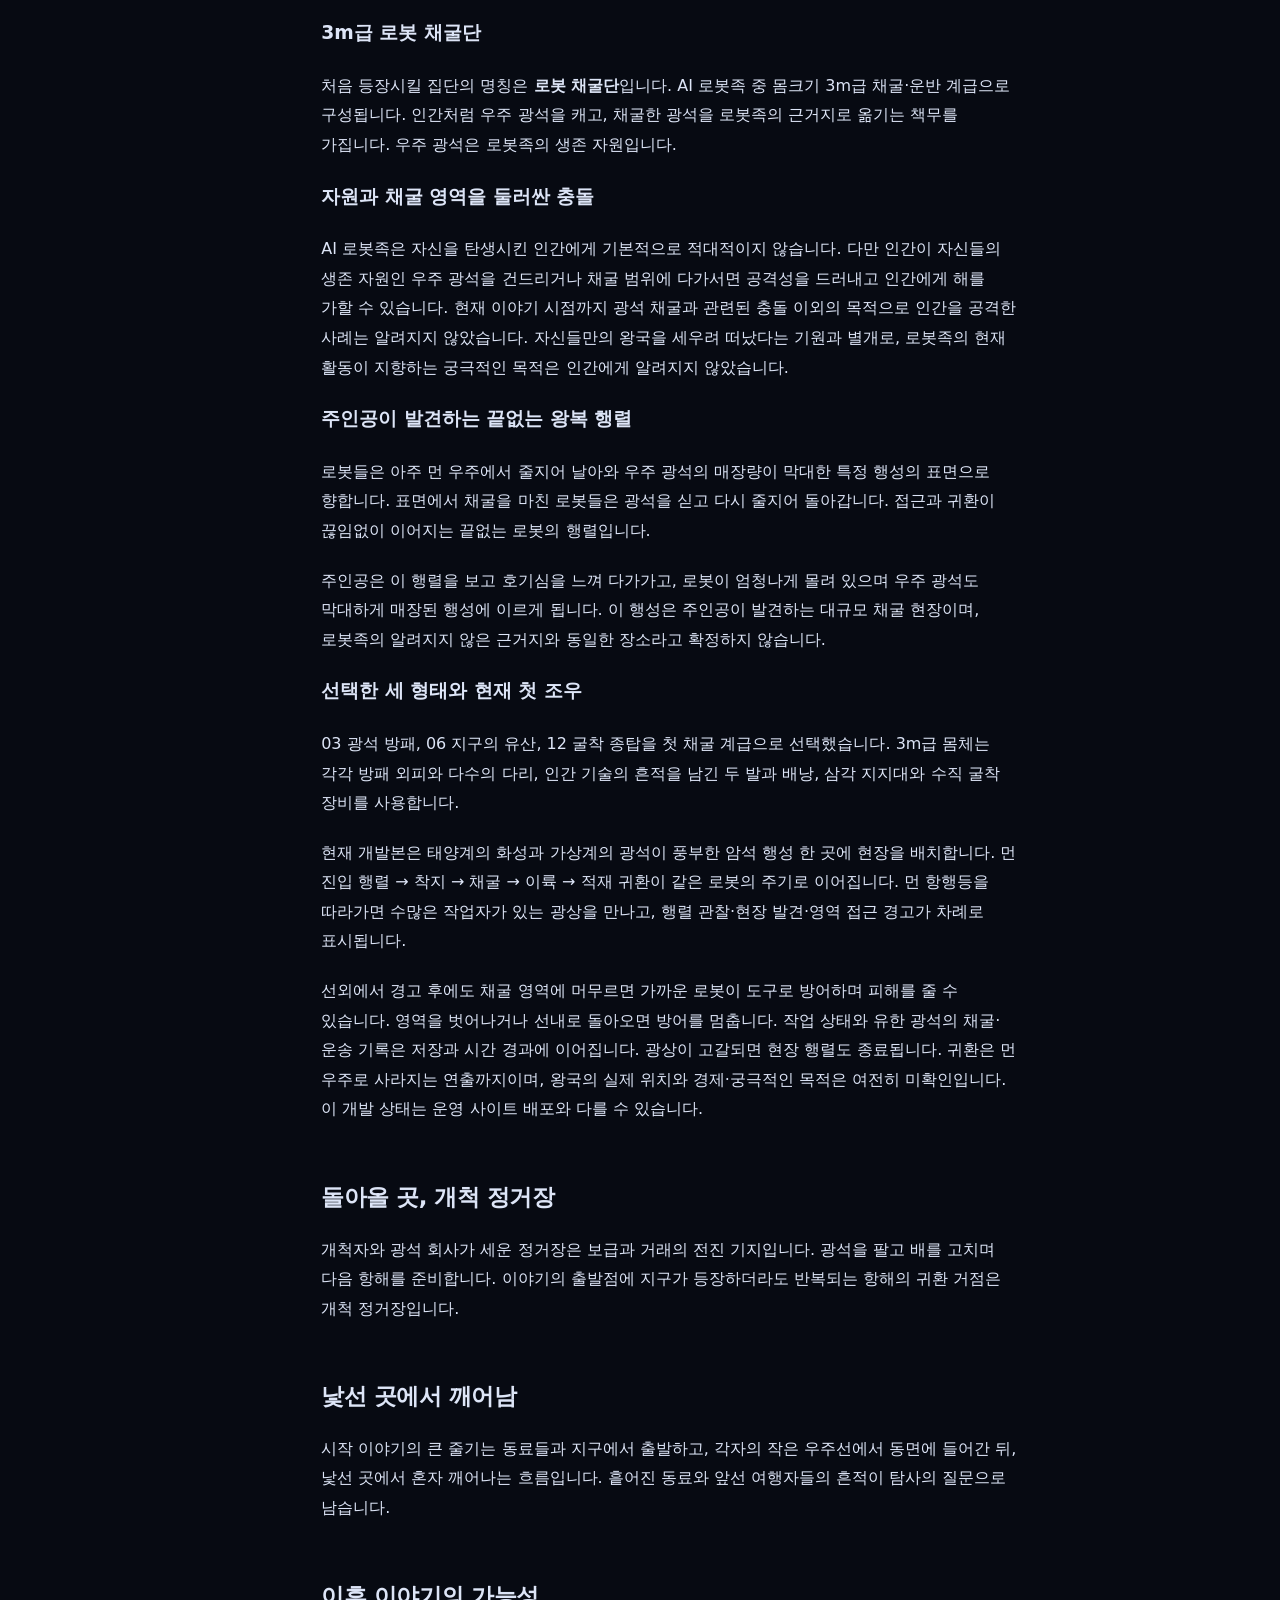
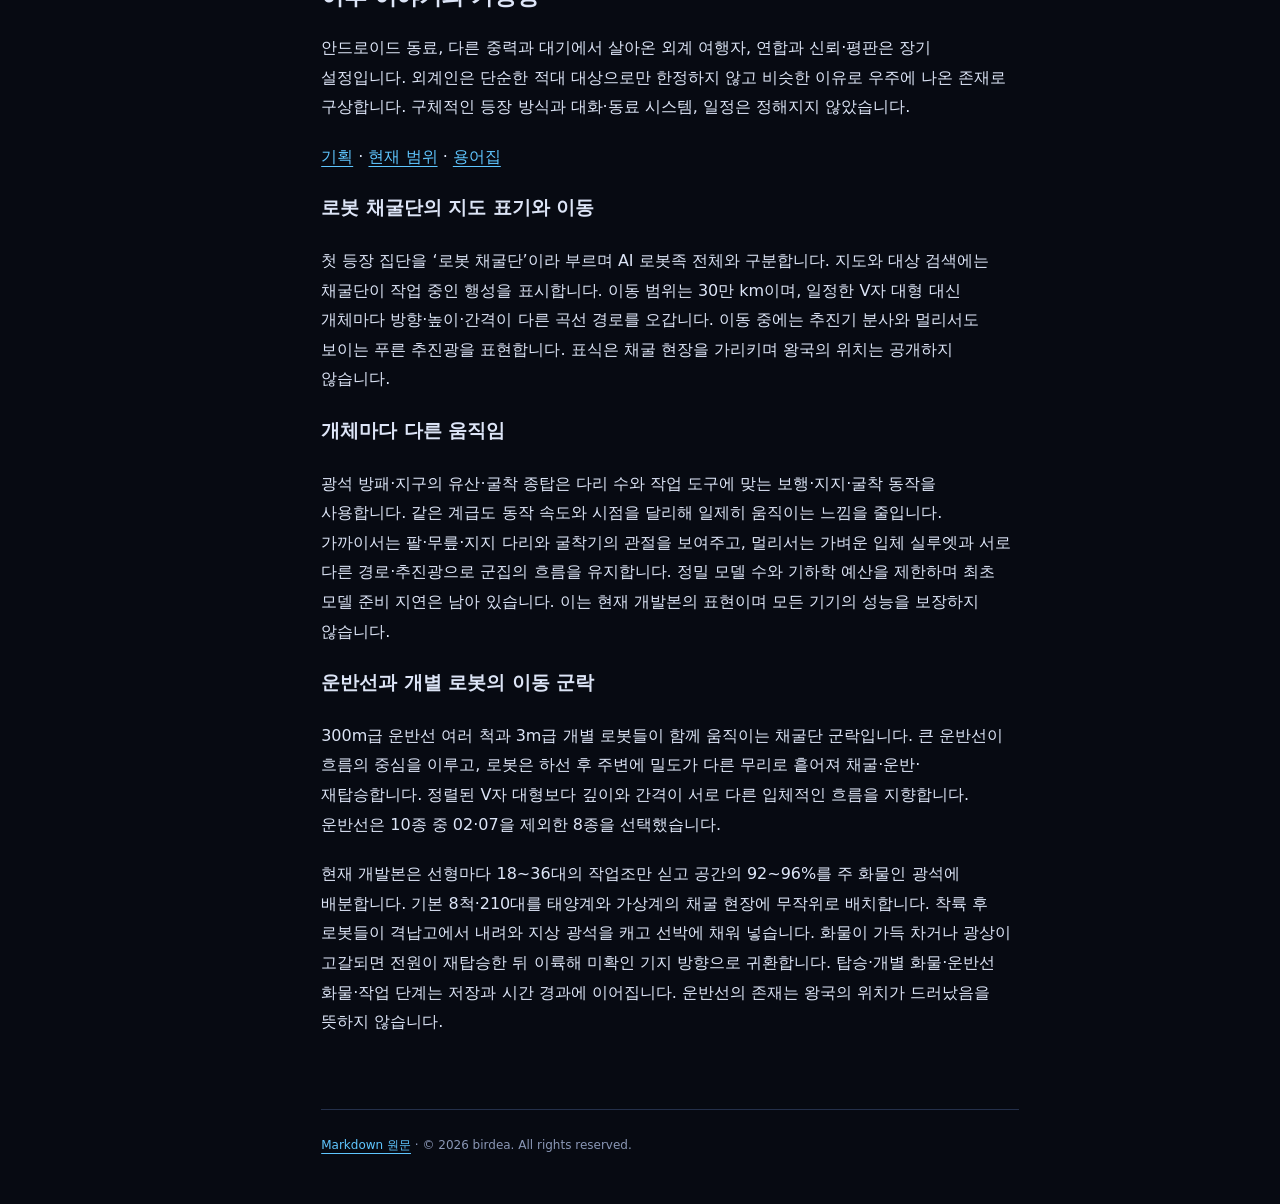
<file: docs/worldbuilding.html>
<!doctype html>
<html lang="ko">
<head>
<meta charset="utf-8">
<meta name="viewport" content="width=device-width, initial-scale=1">
<meta name="description" content="ispacecraft 공개 소개 문서: 기획, 디자인, 개발, 우주선 공학, 과학과 세계관.">
<meta name="color-scheme" content="dark">
<title>세계관 — 우주 광석과 개척자들 · ispacecraft</title>
<link rel="stylesheet" href="../assets/style.css">
</head>
<body>
<a class="skip" href="#content">본문으로 이동</a>
<header><a class="brand" href="../index.html">ispacecraft<span>FIELD NOTES / 공개 문서</span></a><a href="https://ispacecraft.com">프로젝트 열기 ↗</a></header>
<div class="layout">
<aside><details open><summary>문서 탐색</summary><nav aria-label="분야별 문서"><a href="../index.html">문서 홈</a><a href="../docs/design.html">디자인 — 우주를 보고, 상태를 읽고, 행동하기</a><a href="../docs/development.html">개발 — 시뮬레이션과 화면을 나누기</a><a href="../docs/editorial.html">공개 문서 편집 기준</a><a href="../docs/engineering.html">우주선 공학 — 움직임과 장비의 연결</a><a href="../docs/getting-started.html">첫 항해 안내</a><a href="../docs/glossary.html">용어집</a><a href="../docs/overview.html">프로젝트 소개</a><a href="../docs/planning.html">기획 — 항해를 이어 가는 선택</a><a href="../docs/roadmap.html">로드맵 — 우주 표현과 탐사의 확장</a><a href="../docs/science.html">과학 — 실제 원리와 프로젝트의 근사</a><a href="../docs/status.html">현재 범위와 FAQ</a><a href="../docs/systems.html">자원과 생존</a><a href="../docs/worldbuilding.html" aria-current="page">세계관 — 우주 광석과 개척자들</a></nav></details></aside>
<main id="content"><div class="eyebrow">BIRDEA / 2026.11.02</div><article><h1 id="section-0">세계관 — 우주 광석과 개척자들</h1>
<p>이 장의 내용은 이야기 설정입니다. 이야기 속 기술이나 사회가 모두 현재 기능으로 구현됐다는 뜻은 아닙니다.</p>
<h2 id="section-1">혼자 떠날 수 있는 시대</h2>
<p>개인이 작은 우주선으로 먼 우주를 여행하는 시대를 그립니다. AI와 로봇을 가동할 자원이 중요해지고, 먼 항성의 에너지가 축적되어 생긴 우주 광석이 새로운 개척의 동력이 됩니다.</p>
<p>우주 광석에서 연료·물·식량·산소를 얻는 엔진 v1이 보급되면서 혼자 항해할 길이 열립니다. 초기 장비는 효율이 낮고 여행은 위험합니다. 앞서 떠났지만 돌아오지 못한 개척자들의 우주선과 물자가 뒤에 온 여행자의 생존을 돕습니다.</p>
<h2 id="section-2">자원이 곧 항로가 된다</h2>
<p>설정상 광석의 원천인 항성에 가까울수록 축적되는 자원의 밀도가 높아집니다. 어디로 갈 것인지는 발견뿐 아니라 생존의 판단이 됩니다. ‘더 많이 얻으러 갈 것인가, 지금 돌아갈 것인가’라는 선택이 항해의 긴장을 만듭니다.</p>
<p>지구의 태양과 다른 항성에서 비롯된다는 초기 이야기 설정이 있으며, 태양계 탐사 캠페인은 별도의 경험 범위를 가집니다. 이야기의 자원 분포와 각 캠페인의 실제 배치는 같은 설명으로 단정하지 않습니다.</p>
<h2 id="section-3">두 AI</h2>
<p>사람의 뒤통수와 목덜미 부근에는 신경계에 연결된 AI v1 칩이 있습니다. 칩은 신체 정보를 읽고 우주선 AI와 정보를 주고받습니다. 광석 추출물을 생존 에너지로 쓸 수 있다는 설정도 이 기술에 연결됩니다.</p>
<p>우주선 AI는 항해와 장비를 관리하는 시스템입니다. 사람에게 연결된 AI와 우주선의 AI가 협력한다는 구도가 생존 상태와 운항 안내의 배경이 됩니다. 이 설정은 실제 뇌 이식 기술이나 영양학적 사실에 대한 주장이 아닙니다.</p>
<h2 id="section-4">AI 로봇족과 끝없는 채굴 행렬</h2>
<p>다음은 2026-11-02에 정리한 이야기 설정이며, 현재 게임에 구현된 기능과는 구분합니다.</p>
<h3 id="section-5">인간에게서 태어난 독립 종족</h3>
<p>인간은 머리에 구형 AI 칩을 장착하고 있습니다. AI 로봇은 신형 AI 칩과 물리 장비로 신체를 구성합니다. 로봇의 근원은 인간이며, 원래 지구에서 인간의 기술로 탄생했습니다. 이후 AI 칩의 성능이 AGI 수준에 도달하자 자신들만의 왕국을 건설하기 위해 다른 행성으로 떠났습니다. 인간은 아직 로봇족이 어디에 근거지를 마련했는지 알지 못합니다.</p>
<h3 id="section-6">3m급 로봇 채굴단</h3>
<p>처음 등장시킬 집단의 명칭은 <strong>로봇 채굴단</strong>입니다. AI 로봇족 중 몸크기 3m급 채굴·운반 계급으로 구성됩니다. 인간처럼 우주 광석을 캐고, 채굴한 광석을 로봇족의 근거지로 옮기는 책무를 가집니다. 우주 광석은 로봇족의 생존 자원입니다.</p>
<h3 id="section-7">자원과 채굴 영역을 둘러싼 충돌</h3>
<p>AI 로봇족은 자신을 탄생시킨 인간에게 기본적으로 적대적이지 않습니다. 다만 인간이 자신들의 생존 자원인 우주 광석을 건드리거나 채굴 범위에 다가서면 공격성을 드러내고 인간에게 해를 가할 수 있습니다. 현재 이야기 시점까지 광석 채굴과 관련된 충돌 이외의 목적으로 인간을 공격한 사례는 알려지지 않았습니다. 자신들만의 왕국을 세우려 떠났다는 기원과 별개로, 로봇족의 현재 활동이 지향하는 궁극적인 목적은 인간에게 알려지지 않았습니다.</p>
<h3 id="section-8">주인공이 발견하는 끝없는 왕복 행렬</h3>
<p>로봇들은 아주 먼 우주에서 줄지어 날아와 우주 광석의 매장량이 막대한 특정 행성의 표면으로 향합니다. 표면에서 채굴을 마친 로봇들은 광석을 싣고 다시 줄지어 돌아갑니다. 접근과 귀환이 끊임없이 이어지는 끝없는 로봇의 행렬입니다.</p>
<p>주인공은 이 행렬을 보고 호기심을 느껴 다가가고, 로봇이 엄청나게 몰려 있으며 우주 광석도 막대하게 매장된 행성에 이르게 됩니다. 이 행성은 주인공이 발견하는 대규모 채굴 현장이며, 로봇족의 알려지지 않은 근거지와 동일한 장소라고 확정하지 않습니다.</p>
<h3 id="section-9">선택한 세 형태와 현재 첫 조우</h3>
<p>03 광석 방패, 06 지구의 유산, 12 굴착 종탑을 첫 채굴 계급으로 선택했습니다. 3m급 몸체는 각각 방패 외피와 다수의 다리, 인간 기술의 흔적을 남긴 두 발과 배낭, 삼각 지지대와 수직 굴착 장비를 사용합니다.</p>
<p>현재 개발본은 태양계의 화성과 가상계의 광석이 풍부한 암석 행성 한 곳에 현장을 배치합니다. 먼 진입 행렬 → 착지 → 채굴 → 이륙 → 적재 귀환이 같은 로봇의 주기로 이어집니다. 먼 항행등을 따라가면 수많은 작업자가 있는 광상을 만나고, 행렬 관찰·현장 발견·영역 접근 경고가 차례로 표시됩니다.</p>
<p>선외에서 경고 후에도 채굴 영역에 머무르면 가까운 로봇이 도구로 방어하며 피해를 줄 수 있습니다. 영역을 벗어나거나 선내로 돌아오면 방어를 멈춥니다. 작업 상태와 유한 광석의 채굴·운송 기록은 저장과 시간 경과에 이어집니다. 광상이 고갈되면 현장 행렬도 종료됩니다. 귀환은 먼 우주로 사라지는 연출까지이며, 왕국의 실제 위치와 경제·궁극적인 목적은 여전히 미확인입니다. 이 개발 상태는 운영 사이트 배포와 다를 수 있습니다.</p>
<h2 id="section-10">돌아올 곳, 개척 정거장</h2>
<p>개척자와 광석 회사가 세운 정거장은 보급과 거래의 전진 기지입니다. 광석을 팔고 배를 고치며 다음 항해를 준비합니다. 이야기의 출발점에 지구가 등장하더라도 반복되는 항해의 귀환 거점은 개척 정거장입니다.</p>
<h2 id="section-11">낯선 곳에서 깨어남</h2>
<p>시작 이야기의 큰 줄기는 동료들과 지구에서 출발하고, 각자의 작은 우주선에서 동면에 들어간 뒤, 낯선 곳에서 혼자 깨어나는 흐름입니다. 흩어진 동료와 앞선 여행자들의 흔적이 탐사의 질문으로 남습니다.</p>
<h2 id="section-12">이후 이야기의 가능성</h2>
<p>안드로이드 동료, 다른 중력과 대기에서 살아온 외계 여행자, 연합과 신뢰·평판은 장기 설정입니다. 외계인은 단순한 적대 대상으로만 한정하지 않고 비슷한 이유로 우주에 나온 존재로 구상합니다. 구체적인 등장 방식과 대화·동료 시스템, 일정은 정해지지 않았습니다.</p>
<p><a href="planning.html">기획</a> · <a href="status.html">현재 범위</a> · <a href="glossary.html">용어집</a></p>
<h3 id="section-13">로봇 채굴단의 지도 표기와 이동</h3>
<p>첫 등장 집단을 ‘로봇 채굴단’이라 부르며 AI 로봇족 전체와 구분합니다. 지도와 대상 검색에는 채굴단이 작업 중인 행성을 표시합니다. 이동 범위는 30만 km이며, 일정한 V자 대형 대신 개체마다 방향·높이·간격이 다른 곡선 경로를 오갑니다. 이동 중에는 추진기 분사와 멀리서도 보이는 푸른 추진광을 표현합니다. 표식은 채굴 현장을 가리키며 왕국의 위치는 공개하지 않습니다.</p>
<h3 id="section-14">개체마다 다른 움직임</h3>
<p>광석 방패·지구의 유산·굴착 종탑은 다리 수와 작업 도구에 맞는 보행·지지·굴착 동작을 사용합니다. 같은 계급도 동작 속도와 시점을 달리해 일제히 움직이는 느낌을 줄입니다. 가까이서는 팔·무릎·지지 다리와 굴착기의 관절을 보여주고, 멀리서는 가벼운 입체 실루엣과 서로 다른 경로·추진광으로 군집의 흐름을 유지합니다. 정밀 모델 수와 기하학 예산을 제한하며 최초 모델 준비 지연은 남아 있습니다. 이는 현재 개발본의 표현이며 모든 기기의 성능을 보장하지 않습니다.</p>
<h3 id="section-15">운반선과 개별 로봇의 이동 군락</h3>
<p>300m급 운반선 여러 척과 3m급 개별 로봇들이 함께 움직이는 채굴단 군락입니다. 큰 운반선이 흐름의 중심을 이루고, 로봇은 하선 후 주변에 밀도가 다른 무리로 흩어져 채굴·운반·재탑승합니다. 정렬된 V자 대형보다 깊이와 간격이 서로 다른 입체적인 흐름을 지향합니다. 운반선은 10종 중 02·07을 제외한 8종을 선택했습니다.</p>
<p>현재 개발본은 선형마다 18~36대의 작업조만 싣고 공간의 92~96%를 주 화물인 광석에 배분합니다. 기본 8척·210대를 태양계와 가상계의 채굴 현장에 무작위로 배치합니다. 착륙 후 로봇들이 격납고에서 내려와 지상 광석을 캐고 선박에 채워 넣습니다. 화물이 가득 차거나 광상이 고갈되면 전원이 재탑승한 뒤 이륙해 미확인 기지 방향으로 귀환합니다. 탑승·개별 화물·운반선 화물·작업 단계는 저장과 시간 경과에 이어집니다. 운반선의 존재는 왕국의 위치가 드러났음을 뜻하지 않습니다.</p></article><footer><a href="worldbuilding.md">Markdown 원문</a> · © 2026 birdea. All rights reserved.</footer></main>
<nav class="toc" aria-label="이 페이지 목차"><span>이 페이지</span><a href="#section-1">혼자 떠날 수 있는 시대</a><a href="#section-2">자원이 곧 항로가 된다</a><a href="#section-3">두 AI</a><a href="#section-4">AI 로봇족과 끝없는 채굴 행렬</a><a href="#section-10">돌아올 곳, 개척 정거장</a><a href="#section-11">낯선 곳에서 깨어남</a><a href="#section-12">이후 이야기의 가능성</a></nav>
</div>
</body>
</html>
</file>
<file: assets/style.css>
:root{--void:#070a12;--panel:#0f1524;--line:#24304b;--ink:#dde5f7;--dim:#8a97b6;--suit:#5fc6ff;color-scheme:dark;font-family:"Apple SD Gothic Neo","Malgun Gothic",system-ui,sans-serif;background:var(--void);color:var(--ink)}
*{box-sizing:border-box}body{margin:0;line-height:1.85}a{color:var(--suit);text-underline-offset:4px}a:hover{color:#fff}a:focus-visible,summary:focus-visible,.table-wrap:focus-visible{outline:2px solid var(--suit);outline-offset:4px}header{min-height:100px;padding:24px 4vw;display:flex;align-items:center;justify-content:space-between;gap:24px;border-bottom:1px solid var(--line)}.brand{color:var(--ink);font-size:24px;font-weight:700;letter-spacing:-1px;text-decoration:none}.brand span{display:block;font-size:10px;color:var(--dim);letter-spacing:2px}.layout{max-width:1600px;margin:auto;display:grid;grid-template-columns:230px minmax(0,820px) 170px;gap:40px;padding:48px 4vw}aside nav,.toc{display:flex;flex-direction:column;gap:10px}aside a{font-size:13px;line-height:1.6;text-decoration:none;color:var(--dim);padding:7px 12px;border-left:2px solid transparent}aside a[aria-current]{background:var(--panel);border-color:var(--suit);color:var(--ink)}summary{cursor:pointer;font-size:13px;margin-bottom:16px}.eyebrow{font-size:11px;letter-spacing:2px;color:var(--dim);margin:0 0 24px}main{min-width:0}h1{font-size:clamp(30px,4vw,48px);line-height:1.25;letter-spacing:-1.5px;margin:0 0 32px;text-wrap:balance}h2{font-size:23px;line-height:1.5;margin:56px 0 20px;letter-spacing:-.5px}p,li{font-size:16px;word-break:keep-all;overflow-wrap:anywhere}p{margin:20px 0}li{padding-left:4px;margin:10px 0}ul,ol{padding-left:24px}article>p:first-of-type{font-size:19px;color:#b9c8e7;line-height:1.9}.table-wrap{max-width:100%;overflow:auto;margin:28px 0;border:1px solid var(--line);border-radius:8px}table{width:100%;border-collapse:collapse;font-size:14px;line-height:1.75}th,td{text-align:left;vertical-align:top;padding:14px 16px;border-bottom:1px solid var(--line);word-break:keep-all;overflow-wrap:anywhere}th{background:var(--panel);font-weight:600}tr:last-child td{border-bottom:0}code{font-family:ui-monospace,monospace;font-size:.9em;background:var(--panel);padding:3px 6px;border-radius:4px}.toc{font-size:12px;align-self:start;position:sticky;top:24px;line-height:1.65}.toc a{color:var(--dim);text-decoration:none}.toc span{margin-bottom:10px}footer{margin-top:72px;padding-top:24px;border-top:1px solid var(--line);font-size:12px;color:var(--dim)}.skip{position:absolute;left:12px;top:-80px;background:var(--panel);padding:10px;z-index:2}.skip:focus{top:12px}
@media(max-width:1150px){.layout{grid-template-columns:210px minmax(0,1fr);gap:32px}.toc{display:none}}
@media(max-width:760px){header{padding:20px;min-height:88px}header>a:last-child{font-size:12px}.layout{display:block;padding:24px 20px}aside{margin-bottom:36px;padding-bottom:20px;border-bottom:1px solid var(--line)}aside nav{display:grid;grid-template-columns:repeat(2,minmax(0,1fr));gap:3px}aside a{font-size:12px;padding:7px}h1{font-size:32px}h2{margin-top:40px;font-size:21px}p,li{font-size:15px}article>p:first-of-type{font-size:17px}th,td{padding:10px;min-width:95px}footer{margin-top:48px}}
@media print{:root{color-scheme:light;background:#fff;color:#111}header,aside,.toc,.eyebrow,.skip{display:none}.layout{display:block;padding:0}a{color:#111}th{background:#eee}footer{color:#444}h2{break-after:avoid}tr{break-inside:avoid}}
</file>
